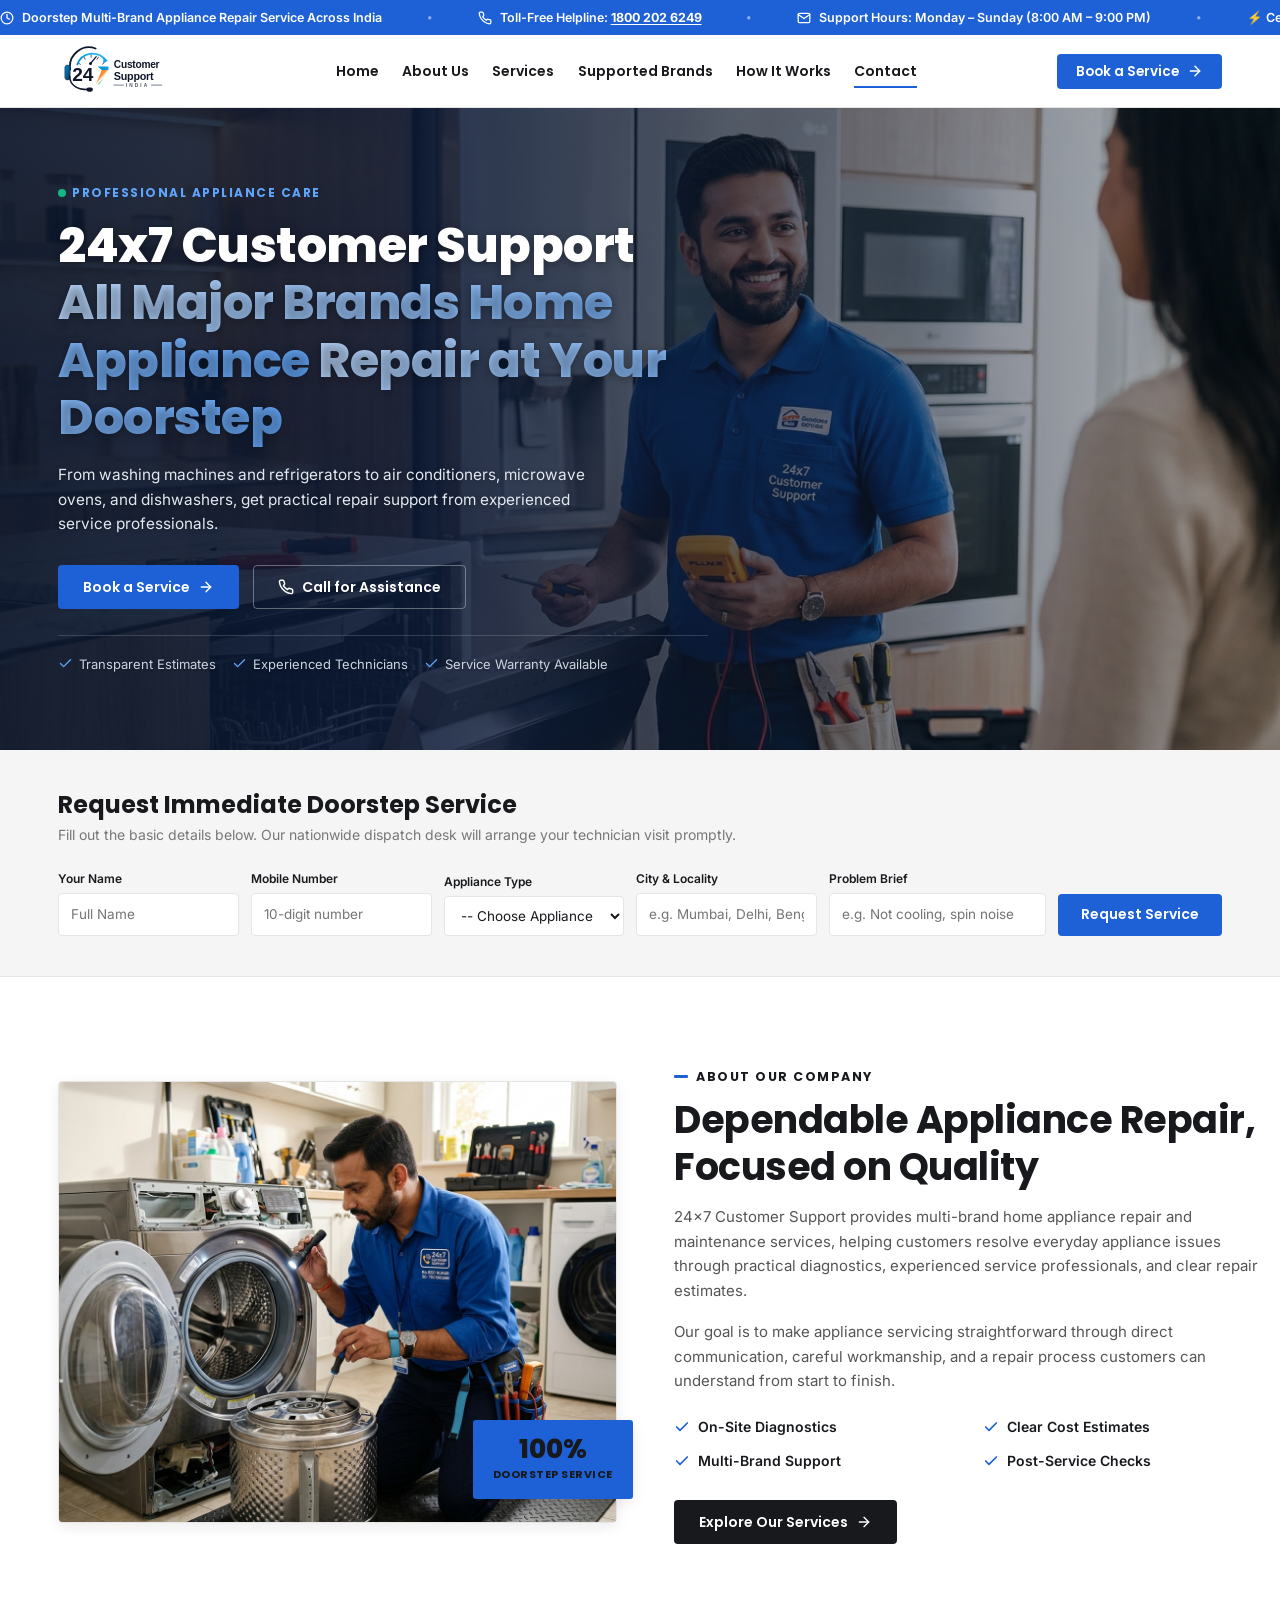
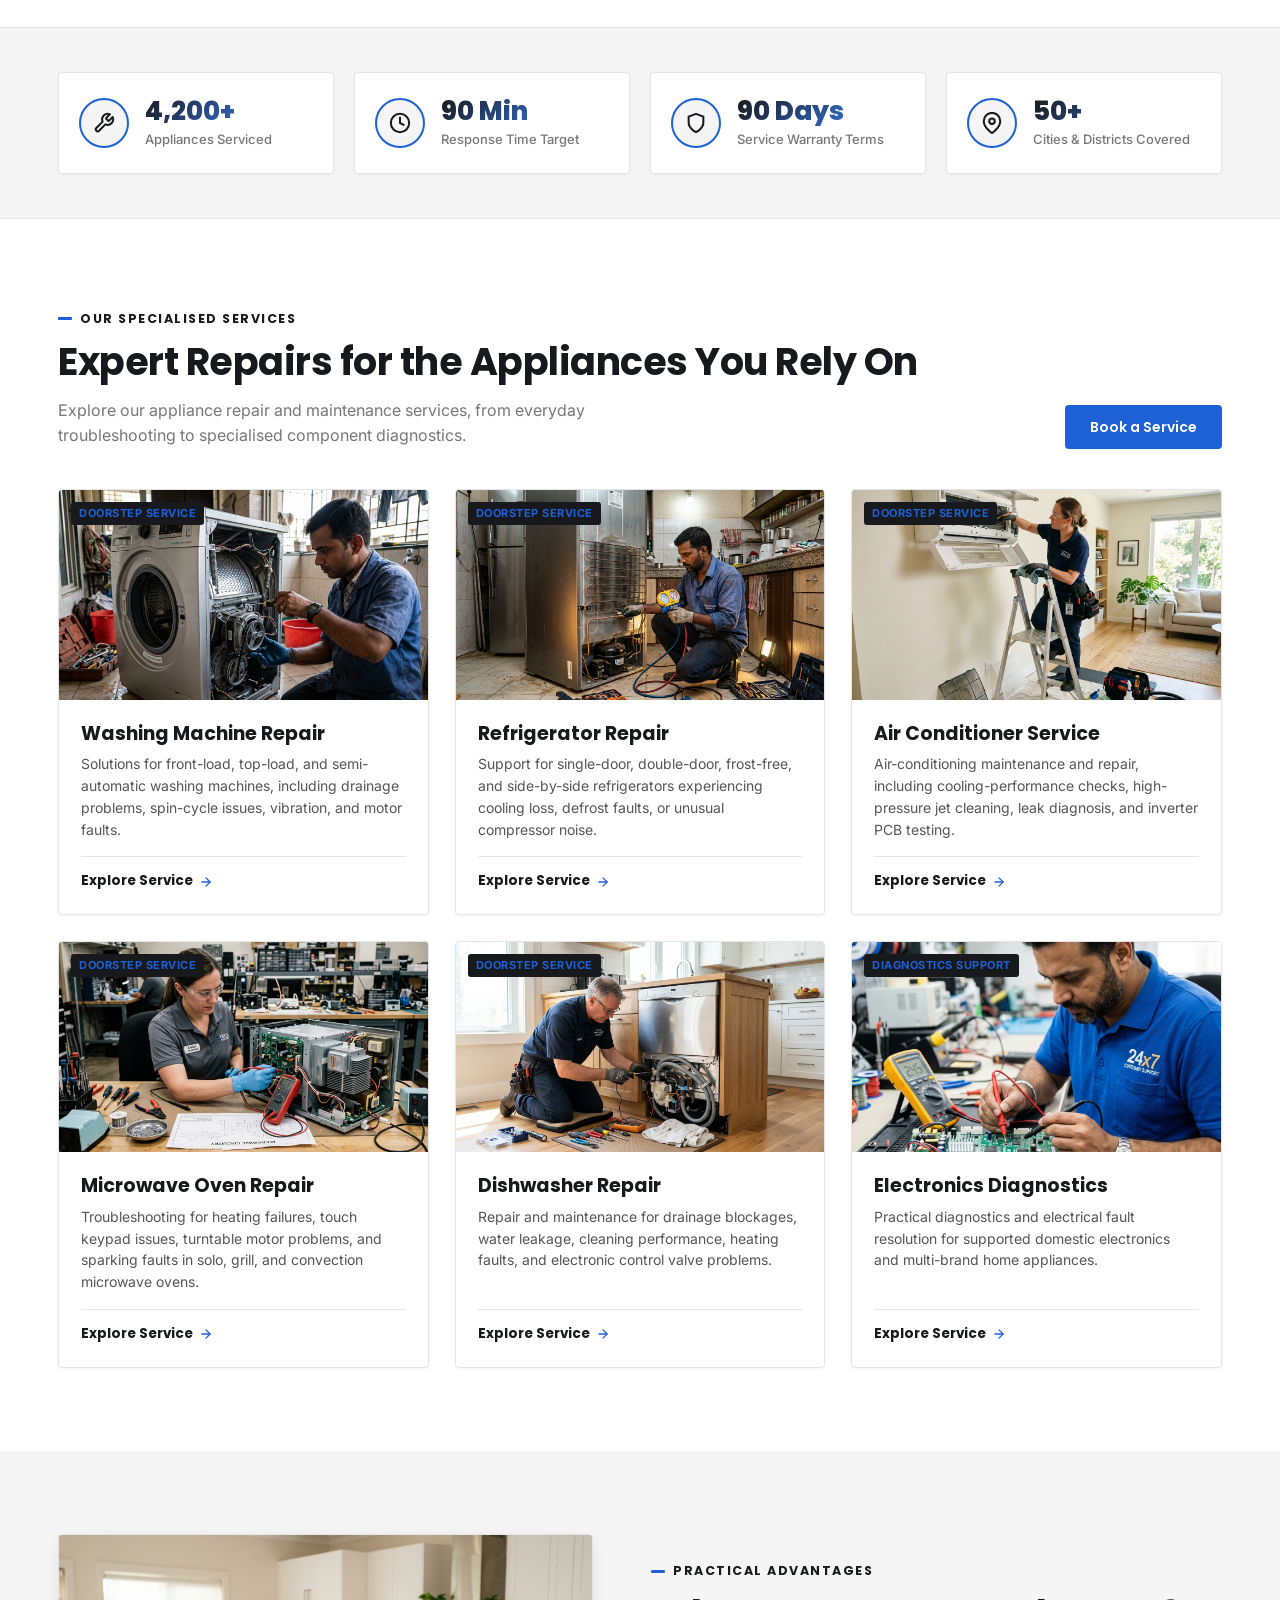
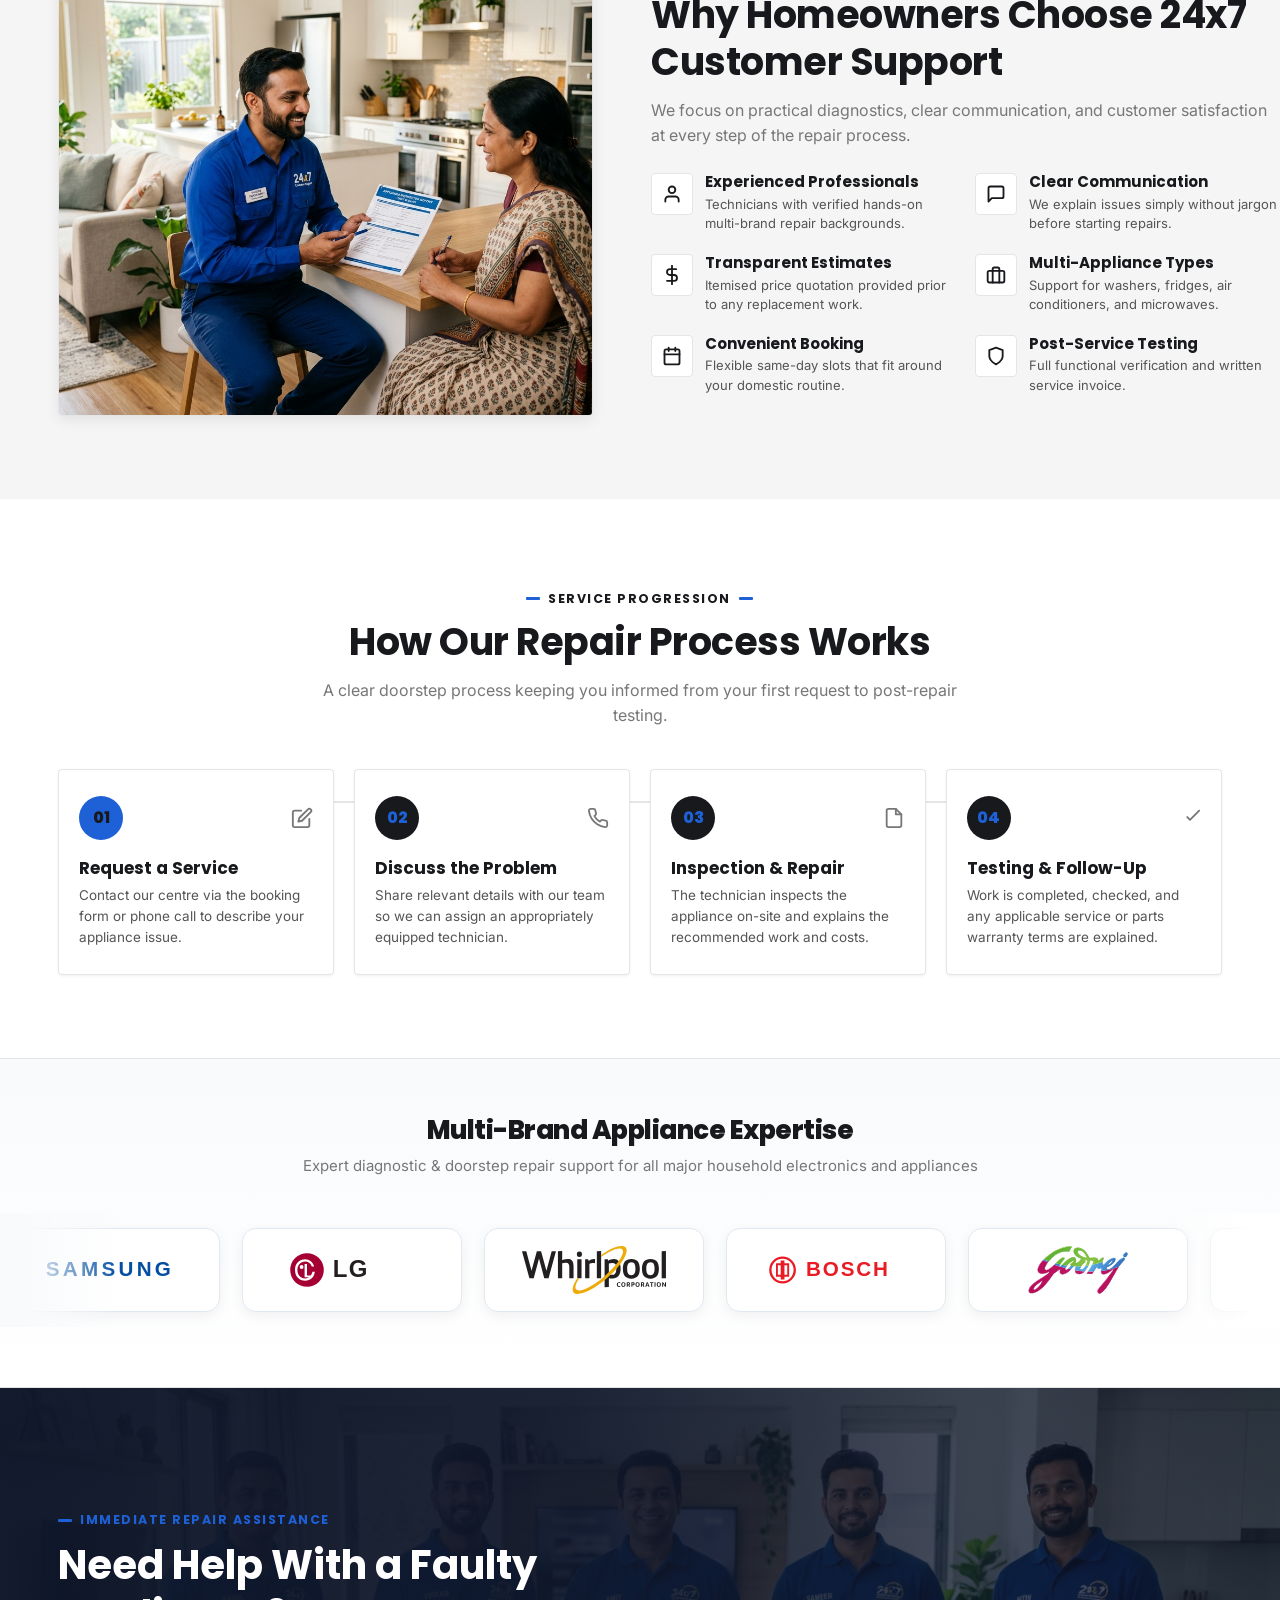
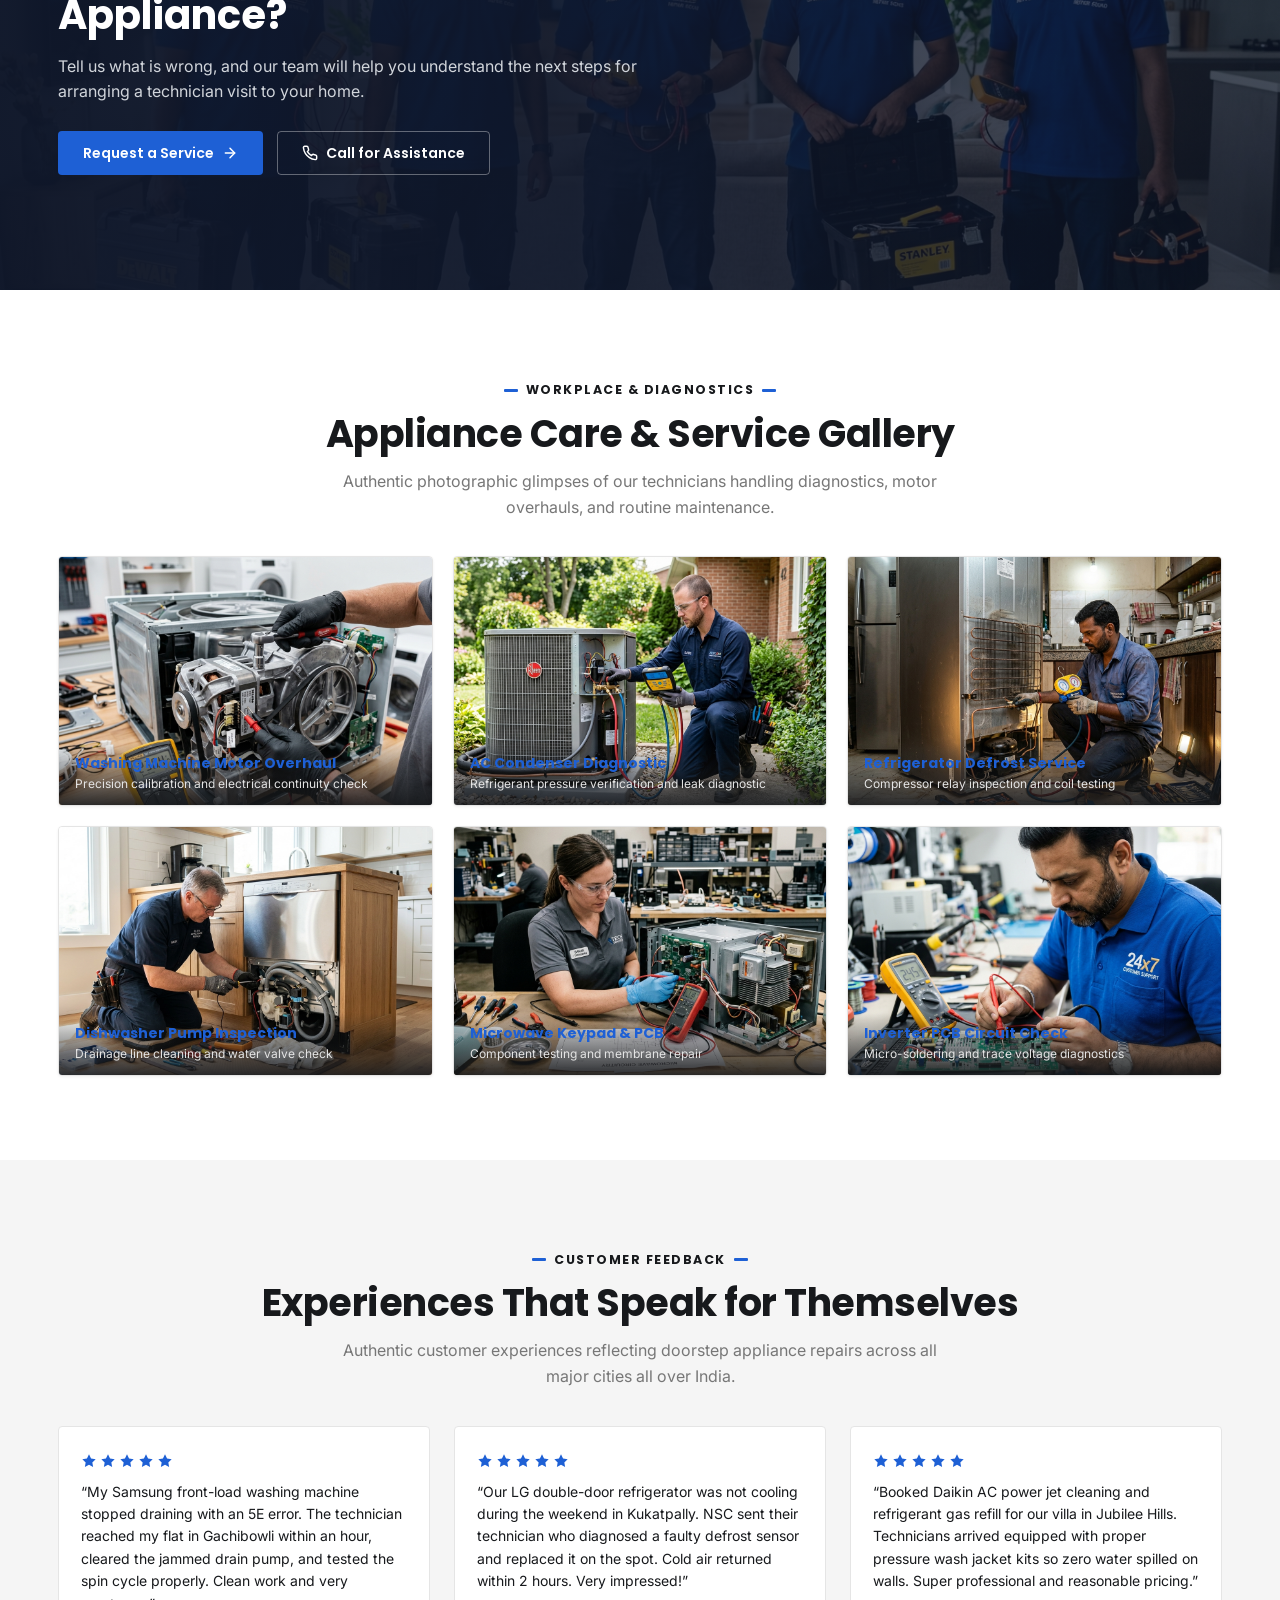
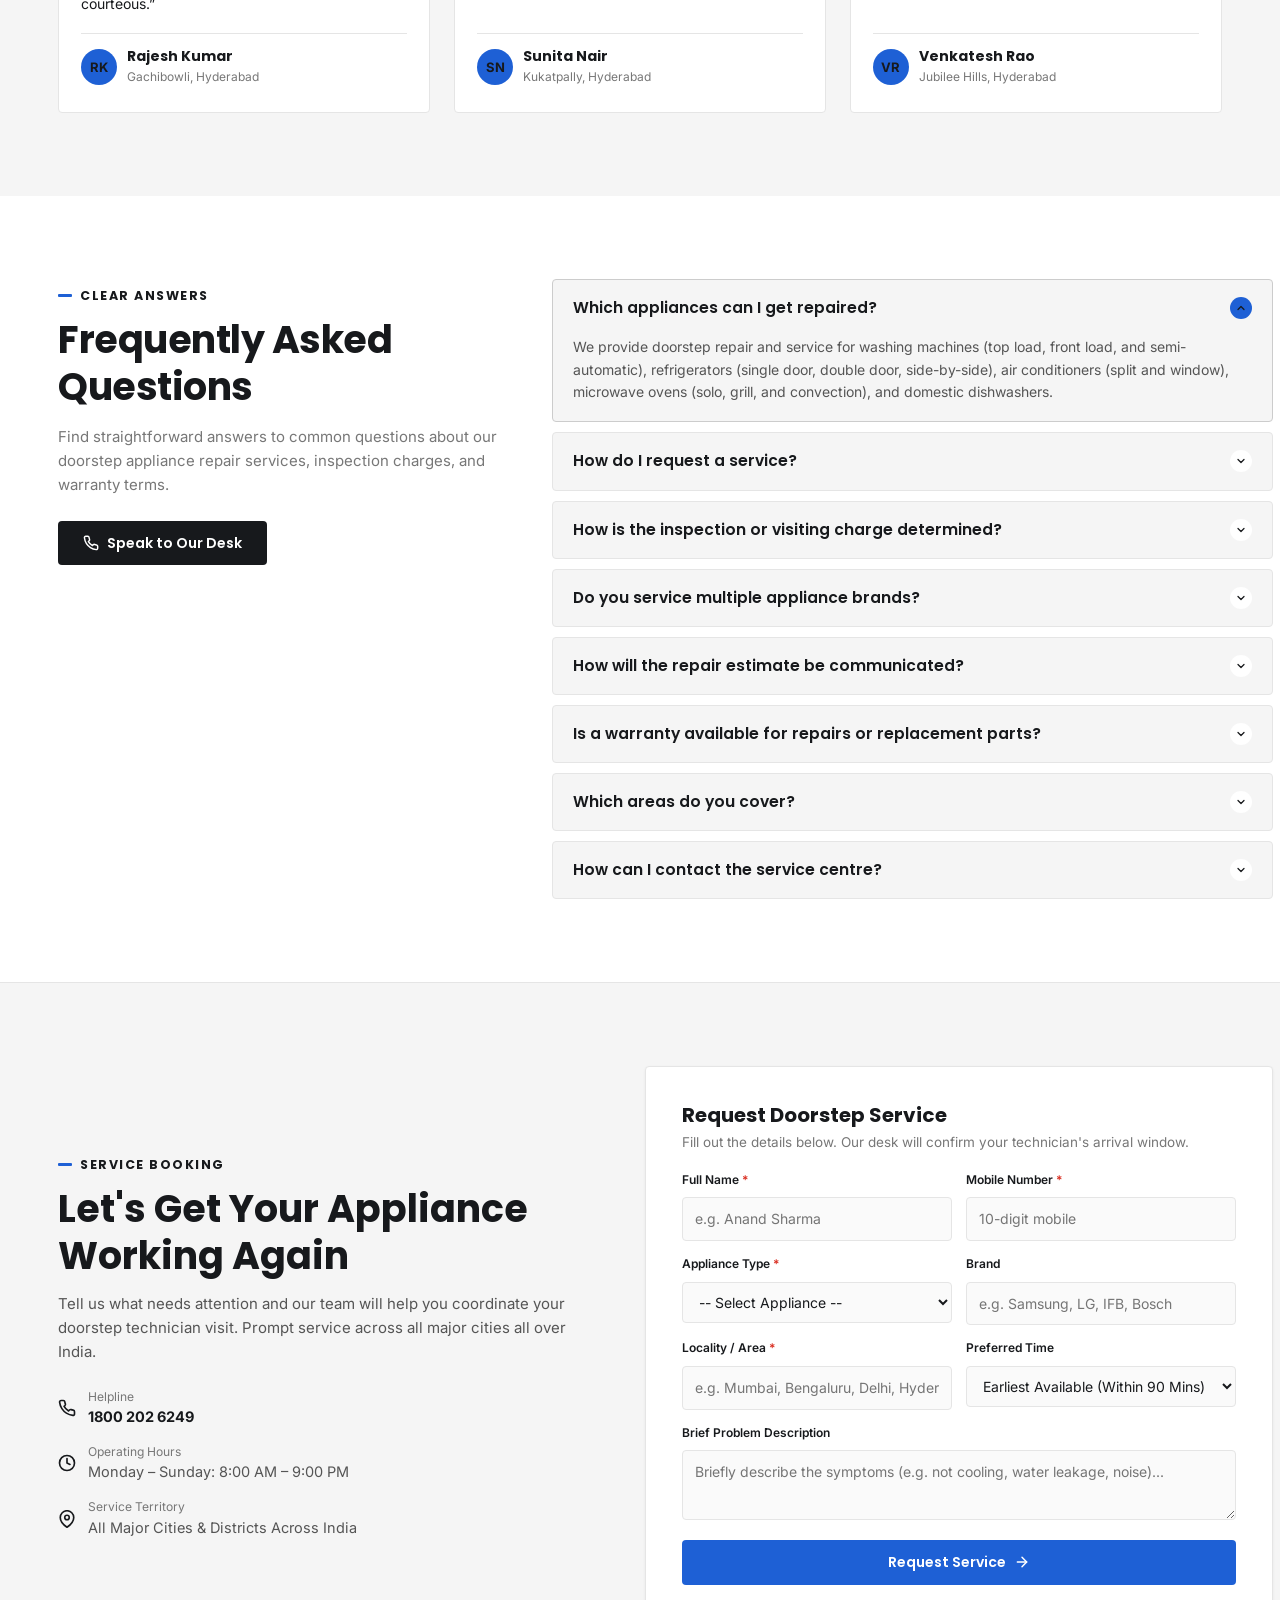
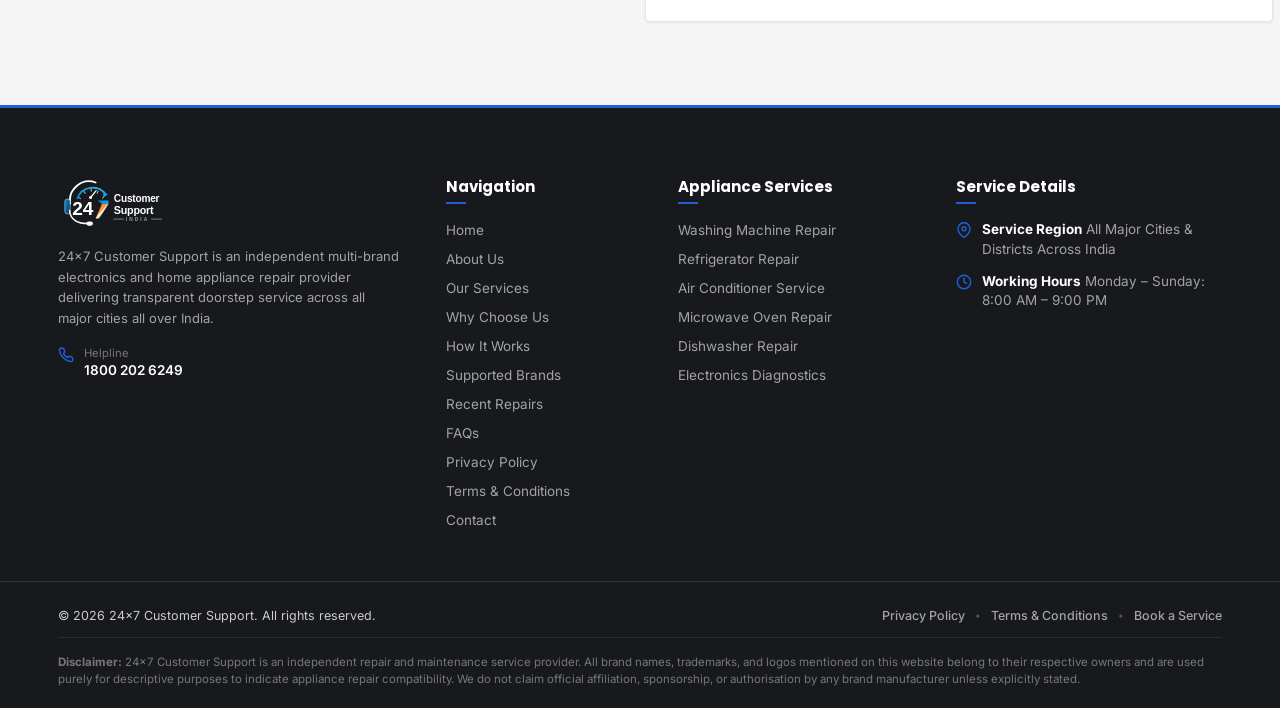
<file: index.html>
<!DOCTYPE html>
<html lang="en">

<head>
  <meta charset="UTF-8">
  <meta name="viewport" content="width=device-width, initial-scale=1.0">
  <title>24x7 Customer Support | Multi-Brand Electronics & Appliance Repair Across India</title>

  <!-- SEO Meta Tags -->
  <meta name="description"
    content="24x7 Customer Support delivers dependable multi-brand home appliance repair across major cities all over India. Expert doorstep service for washing machines, refrigerators, air conditioners, microwaves, and dishwashers.">
  <meta name="keywords"
    content="appliance repair India, multi-city doorstep service, washing machine service, refrigerator repair, AC service, microwave repair, dishwasher repair, India doorstep technician, 24x7 Customer Support">
  <meta name="robots" content="index, follow">

  <!-- Open Graph -->
  <meta property="og:type" content="website">
  <meta property="og:title" content="24x7 Customer Support | Multi-Brand Electronics & Appliance Repair">
  <meta property="og:description"
    content="Fast, certified, and transparent home appliance repairs at your doorstep across major cities all over India.">
  <meta property="og:image" content="assets/hero-appliance-technician.jpg">

  <!-- Google Fonts: Poppins (Headings/Nav) & Inter (Body/Forms) -->
  <link rel="preconnect" href="https://fonts.googleapis.com">
  <link rel="preconnect" href="https://fonts.gstatic.com" crossorigin>
  <link
    href="https://fonts.googleapis.com/css2?family=Inter:wght@400;500;600;700&family=Poppins:wght@500;600;700;800&display=swap"
    rel="stylesheet">

  <!-- Core Design System -->
  <link rel="stylesheet" href="style.css">
  <link rel="icon" type="image/png" href="assets/logo.png">
</head>

<body>

  <!-- Accessible Skip Link -->
  <a href="#booking" class="skip-link">Skip to Booking Form</a>

  <!-- =========================================================================
       SECTION 01 — ROTATING ANNOUNCEMENT BAR (RIGHT TO LEFT MARQUEE)
       ========================================================================= -->
  <aside class="top-announcement-bar" aria-label="Business Announcement">
    <div class="announcement-marquee-track">
      <!-- Content Block 1 -->
      <div class="announcement-marquee-content">
        <div class="announcement-item">
          <svg viewBox="0 0 24 24" fill="none" stroke="currentColor" stroke-width="2.2" stroke-linecap="round"
            stroke-linejoin="round" aria-hidden="true">
            <circle cx="12" cy="12" r="10"></circle>
            <polyline points="12 6 12 12 16 14"></polyline>
          </svg>
          <span>Doorstep Multi-Brand Appliance Repair Service Across India</span>
        </div>
        <span class="announcement-separator">&bull;</span>
        <div class="announcement-item">
          <svg viewBox="0 0 24 24" fill="none" stroke="currentColor" stroke-width="2.2" stroke-linecap="round"
            stroke-linejoin="round" aria-hidden="true">
            <path
              d="M22 16.92v3a2 2 0 0 1-2.18 2 19.79 19.79 0 0 1-8.63-3.07 19.5 19.5 0 0 1-6-6 19.79 19.79 0 0 1-3.07-8.67A2 2 0 0 1 4.11 2h3a2 2 0 0 1 2 1.72 12.84 12.84 0 0 0 .7 2.81 2 2 0 0 1-.45 2.11L8.09 9.91a16 16 0 0 0 6 6l1.27-1.27a2 2 0 0 1 2.11-.45 12.84 12.84 0 0 0 2.81.7A2 2 0 0 1 22 16.92z">
            </path>
          </svg>
          <span>Toll-Free Helpline: <a href="tel:18002026249">1800 202 6249</a></span>
        </div>
        <span class="announcement-separator">&bull;</span>
        <div class="announcement-item">
          <svg viewBox="0 0 24 24" fill="none" stroke="currentColor" stroke-width="2.2" stroke-linecap="round"
            stroke-linejoin="round" aria-hidden="true">
            <path d="M4 4h16c1.1 0 2 .9 2 2v12c0 1.1-.9 2-2 2H4c-1.1 0-2-.9-2-2V6c0-1.1.9-2 2-2z"></path>
            <polyline points="22,6 12,13 2,6"></polyline>
          </svg>
          <span>Support Hours: Monday – Sunday (8:00 AM – 9:00 PM)</span>
        </div>
        <span class="announcement-separator">&bull;</span>
        <div class="announcement-item">
          <span>⚡ Certified Technicians &bull; 90-Minute Fast Dispatch &bull; Transparent Pricing</span>
        </div>
      </div>

      <!-- Content Block 2 (Seamless loop duplicate) -->
      <div class="announcement-marquee-content" aria-hidden="true">
        <div class="announcement-item">
          <svg viewBox="0 0 24 24" fill="none" stroke="currentColor" stroke-width="2.2" stroke-linecap="round"
            stroke-linejoin="round" aria-hidden="true">
            <circle cx="12" cy="12" r="10"></circle>
            <polyline points="12 6 12 12 16 14"></polyline>
          </svg>
          <span>Doorstep Multi-Brand Appliance Repair Service Across India</span>
        </div>
        <span class="announcement-separator">&bull;</span>
        <div class="announcement-item">
          <svg viewBox="0 0 24 24" fill="none" stroke="currentColor" stroke-width="2.2" stroke-linecap="round"
            stroke-linejoin="round" aria-hidden="true">
            <path
              d="M22 16.92v3a2 2 0 0 1-2.18 2 19.79 19.79 0 0 1-8.63-3.07 19.5 19.5 0 0 1-6-6 19.79 19.79 0 0 1-3.07-8.67A2 2 0 0 1 4.11 2h3a2 2 0 0 1 2 1.72 12.84 12.84 0 0 0 .7 2.81 2 2 0 0 1-.45 2.11L8.09 9.91a16 16 0 0 0 6 6l1.27-1.27a2 2 0 0 1 2.11-.45 12.84 12.84 0 0 0 2.81.7A2 2 0 0 1 22 16.92z">
            </path>
          </svg>
          <span>Toll-Free Helpline: <a href="tel:18002026249">1800 202 6249</a></span>
        </div>
        <span class="announcement-separator">&bull;</span>
        <div class="announcement-item">
          <svg viewBox="0 0 24 24" fill="none" stroke="currentColor" stroke-width="2.2" stroke-linecap="round"
            stroke-linejoin="round" aria-hidden="true">
            <path d="M4 4h16c1.1 0 2 .9 2 2v12c0 1.1-.9 2-2 2H4c-1.1 0-2-.9-2-2V6c0-1.1.9-2 2-2z"></path>
            <polyline points="22,6 12,13 2,6"></polyline>
          </svg>
          <span>Support Hours: Monday – Sunday (8:00 AM – 9:00 PM)</span>
        </div>
        <span class="announcement-separator">&bull;</span>
        <div class="announcement-item">
          <span>⚡ Certified Technicians &bull; 90-Minute Fast Dispatch &bull; Transparent Pricing</span>
        </div>
      </div>
    </div>
  </aside>

  <!-- =========================================================================
       SECTION 02 — MAIN NAVIGATION HEADER
       ========================================================================= -->
  <header class="main-nav-header" id="mainNavHeader">
    <div class="container nav-container">
      <a href="#" class="brand-logo-link" aria-label="24x7 Customer Support Home">
        <img src="assets/logo.svg" alt="24x7 Customer Support India" class="brand-logo-img" width="180" height="54">
      </a>

      <!-- Desktop Navigation Menu -->
      <nav class="nav-desktop-menu" aria-label="Main Navigation">
        <a href="#" class="nav-link active">Home</a>
        <a href="#about" class="nav-link">About Us</a>
        <a href="#services" class="nav-link">Services</a>
        <a href="#brands" class="nav-link">Supported Brands</a>
        <a href="#how-it-works" class="nav-link">How It Works</a>
        <a href="#contact" class="nav-link">Contact</a>
      </nav>

      <div class="nav-cta-wrap">
        <a href="#booking" class="btn btn-yellow btn-sm">
          <span>Book a Service</span>
          <svg viewBox="0 0 24 24" fill="none" stroke="currentColor" stroke-width="2.2" stroke-linecap="round"
            stroke-linejoin="round" aria-hidden="true">
            <line x1="5" y1="12" x2="19" y2="12"></line>
            <polyline points="12 5 19 12 12 19"></polyline>
          </svg>
        </a>

        <!-- Mobile Toggle Button -->
        <button class="mobile-toggle-btn" id="mobileToggleBtn" aria-label="Toggle Navigation Menu" aria-expanded="false"
          aria-controls="mobileDrawer">
          <span></span>
          <span></span>
          <span></span>
        </button>
      </div>
    </div>

    <!-- Mobile Drawer Menu -->
    <div class="mobile-drawer" id="mobileDrawer">
      <div class="mobile-drawer-links">
        <a href="#">Home</a>
        <a href="#about">About Us</a>
        <a href="#services">Services</a>
        <a href="#why-us">Why Choose Us</a>
        <a href="#how-it-works">How It Works</a>
        <a href="#brands">Supported Brands</a>
        <a href="#gallery">Recent Repairs</a>
        <a href="#testimonials">Reviews</a>
        <a href="#faq">FAQs</a>
        <a href="#contact">Contact</a>
      </div>
      <div class="mobile-drawer-contact">
        <a href="#booking" class="btn btn-yellow btn-block">Book a Service</a>
        <a href="tel:18002026249" class="btn btn-charcoal btn-block">
          <svg viewBox="0 0 24 24" fill="none" stroke="currentColor" stroke-width="2.2" stroke-linecap="round"
            stroke-linejoin="round" aria-hidden="true">
            <path
              d="M22 16.92v3a2 2 0 0 1-2.18 2 19.79 19.79 0 0 1-8.63-3.07 19.5 19.5 0 0 1-6-6 19.79 19.79 0 0 1-3.07-8.67A2 2 0 0 1 4.11 2h3a2 2 0 0 1 2 1.72 12.84 12.84 0 0 0 .7 2.81 2 2 0 0 1-.45 2.11L8.09 9.91a16 16 0 0 0 6 6l1.27-1.27a2 2 0 0 1 2.11-.45 12.84 12.84 0 0 0 2.81.7A2 2 0 0 1 22 16.92z">
            </path>
          </svg>
          <span>Call 1800 202 6249</span>
        </a>
      </div>
    </div>
  </header>

  <main>
    <!-- =========================================================================
         SECTION 03 — HERO SECTION (AMPVEX ASYMMETRICAL CHARCOAL/IMAGE COMPOSITION)
         ========================================================================= -->
    <section class="ampvex-hero-section" aria-label="Hero Introduction">
      <div class="hero-bg-wrapper" aria-hidden="true">
        <img src="assets/hero-appliance-technician.jpg"
          alt="Technician inspecting home appliance with electronic multimeter and tools" class="hero-bg-img"
          fetchpriority="high">
        <div class="hero-bg-overlay"></div>
      </div>
      <div class="container hero-container">
        <div class="hero-content-col reveal-from-left">
          <span class="hero-eyebrow badge-live-pulse">Professional Appliance Care</span>
          <h1 class="hero-headline">
            24x7 Customer Support <br>
            <span class="text-highlight-yellow">All Major Brands Home Appliance</span>
            <span class="text-highlight-yellow">Repair at Your Doorstep</span>
          </h1>
          <p class="hero-description">
            From washing machines and refrigerators to air conditioners, microwave ovens, and dishwashers, get practical
            repair support from experienced service professionals.
          </p>
          <div class="hero-actions">
            <a href="#booking" class="btn btn-yellow">
              <span>Book a Service</span>
              <svg viewBox="0 0 24 24" fill="none" stroke="currentColor" stroke-width="2.2" stroke-linecap="round"
                stroke-linejoin="round" aria-hidden="true">
                <line x1="5" y1="12" x2="19" y2="12"></line>
                <polyline points="12 5 19 12 12 19"></polyline>
              </svg>
            </a>
            <a href="tel:18002026249" class="btn btn-outline-white">
              <svg viewBox="0 0 24 24" fill="none" stroke="currentColor" stroke-width="2.2" stroke-linecap="round"
                stroke-linejoin="round" aria-hidden="true">
                <path
                  d="M22 16.92v3a2 2 0 0 1-2.18 2 19.79 19.79 0 0 1-8.63-3.07 19.5 19.5 0 0 1-6-6 19.79 19.79 0 0 1-3.07-8.67A2 2 0 0 1 4.11 2h3a2 2 0 0 1 2 1.72 12.84 12.84 0 0 0 .7 2.81 2 2 0 0 1-.45 2.11L8.09 9.91a16 16 0 0 0 6 6l1.27-1.27a2 2 0 0 1 2.11-.45 12.84 12.84 0 0 0 2.81.7A2 2 0 0 1 22 16.92z">
                </path>
              </svg>
              <span>Call for Assistance</span>
            </a>
          </div>
          <div class="hero-trust-indicators">
            <div class="hero-trust-item">
              <svg viewBox="0 0 24 24" fill="none" stroke="currentColor" stroke-width="2.2" stroke-linecap="round"
                stroke-linejoin="round" aria-hidden="true">
                <polyline points="20 6 9 17 4 12"></polyline>
              </svg>
              <span>Transparent Estimates</span>
            </div>
            <div class="hero-trust-item">
              <svg viewBox="0 0 24 24" fill="none" stroke="currentColor" stroke-width="2.2" stroke-linecap="round"
                stroke-linejoin="round" aria-hidden="true">
                <polyline points="20 6 9 17 4 12"></polyline>
              </svg>
              <span>Experienced Technicians</span>
            </div>
            <div class="hero-trust-item">
              <svg viewBox="0 0 24 24" fill="none" stroke="currentColor" stroke-width="2.2" stroke-linecap="round"
                stroke-linejoin="round" aria-hidden="true">
                <polyline points="20 6 9 17 4 12"></polyline>
              </svg>
              <span>Service Warranty Available</span>
            </div>
          </div>
        </div>
      </div>
    </section>

    <!-- =========================================================================
         SECTION 04 — IMMEDIATE SERVICE REQUEST SECTION (LIGHT-GREY FORM)
         ========================================================================= -->
    <section class="quick-request-section" aria-label="Quick Service Request">
      <div class="container">
        <div class="quick-request-header">
          <h2>Request Immediate Doorstep Service</h2>
          <p>Fill out the basic details below. Our nationwide dispatch desk will arrange your technician visit promptly.
          </p>
        </div>

        <form class="quick-request-form" id="quickEnquiryForm">
          <div class="form-group-compact">
            <label for="quickName">Your Name</label>
            <input type="text" id="quickName" class="form-control-compact" placeholder="Full Name" required>
          </div>

          <div class="form-group-compact">
            <label for="quickPhone">Mobile Number</label>
            <input type="tel" id="quickPhone" class="form-control-compact" placeholder="10-digit number" maxlength="10"
              required>
          </div>

          <div class="form-group-compact">
            <label for="quickAppliance">Appliance Type</label>
            <select id="quickAppliance" class="form-control-compact" required>
              <option value="">-- Choose Appliance --</option>
              <option value="Washing Machine">Washing Machine</option>
              <option value="Refrigerator">Refrigerator</option>
              <option value="Air Conditioner">Air Conditioner</option>
              <option value="Microwave Oven">Microwave Oven</option>
              <option value="Dishwasher">Dishwasher</option>
            </select>
          </div>

          <div class="form-group-compact">
            <label for="quickLocation">City & Locality</label>
            <input type="text" id="quickLocation" class="form-control-compact"
              placeholder="e.g. Mumbai, Delhi, Bengaluru, Hyderabad" required>
          </div>

          <div class="form-group-compact">
            <label for="quickProblem">Problem Brief</label>
            <input type="text" id="quickProblem" class="form-control-compact"
              placeholder="e.g. Not cooling, spin noise">
          </div>

          <button type="submit" class="btn btn-yellow quick-submit-btn">
            <span>Request Service</span>
          </button>
        </form>
      </div>
    </section>

    <!-- =========================================================================
         SECTION 05 — ABOUT THE COMPANY (2-COLUMN IMAGE & CONTENT)
         ========================================================================= -->
    <section class="section-pad about-section" id="about" aria-labelledby="aboutHeading">
      <div class="container about-grid">
        <div class="about-image-col">
          <div class="about-img-frame">
            <img src="assets/about-technician.jpg"
              alt="24x7 Customer Support technician with testing clipboard and equipment" width="600" height="440"
              loading="lazy">
          </div>
          <div class="about-experience-badge">
            <div class="about-badge-val">100%</div>
            <div class="about-badge-text">Doorstep Service</div>
          </div>
        </div>

        <div class="about-content-col">
          <span class="section-eyebrow">About Our Company</span>
          <h2 class="section-title" id="aboutHeading">Dependable Appliance Repair, Focused on Quality</h2>
          <p>
            24x7 Customer Support provides multi-brand home appliance repair and maintenance services, helping
            customers resolve everyday appliance issues through practical diagnostics, experienced service
            professionals, and clear repair estimates.
          </p>
          <p>
            Our goal is to make appliance servicing straightforward through direct communication, careful workmanship,
            and a repair process customers can understand from start to finish.
          </p>

          <div class="about-benefits-list">
            <div class="about-benefit-item">
              <svg viewBox="0 0 24 24" fill="none" stroke="currentColor" stroke-width="2.5" stroke-linecap="round"
                stroke-linejoin="round" aria-hidden="true">
                <polyline points="20 6 9 17 4 12"></polyline>
              </svg>
              <span>On-Site Diagnostics</span>
            </div>
            <div class="about-benefit-item">
              <svg viewBox="0 0 24 24" fill="none" stroke="currentColor" stroke-width="2.5" stroke-linecap="round"
                stroke-linejoin="round" aria-hidden="true">
                <polyline points="20 6 9 17 4 12"></polyline>
              </svg>
              <span>Clear Cost Estimates</span>
            </div>
            <div class="about-benefit-item">
              <svg viewBox="0 0 24 24" fill="none" stroke="currentColor" stroke-width="2.5" stroke-linecap="round"
                stroke-linejoin="round" aria-hidden="true">
                <polyline points="20 6 9 17 4 12"></polyline>
              </svg>
              <span>Multi-Brand Support</span>
            </div>
            <div class="about-benefit-item">
              <svg viewBox="0 0 24 24" fill="none" stroke="currentColor" stroke-width="2.5" stroke-linecap="round"
                stroke-linejoin="round" aria-hidden="true">
                <polyline points="20 6 9 17 4 12"></polyline>
              </svg>
              <span>Post-Service Checks</span>
            </div>
          </div>

          <a href="#services" class="btn btn-charcoal">
            <span>Explore Our Services</span>
            <svg viewBox="0 0 24 24" fill="none" stroke="currentColor" stroke-width="2" stroke-linecap="round"
              stroke-linejoin="round" aria-hidden="true">
              <line x1="5" y1="12" x2="19" y2="12"></line>
              <polyline points="12 5 19 12 12 19"></polyline>
            </svg>
          </a>
        </div>
      </div>
    </section>

    <!-- =========================================================================
         SECTION 06 — TRUST STATISTICS STRIP (AMPVEX 4-CARD LAYOUT)
         ========================================================================= -->
    <section class="stats-section" aria-label="Trust Statistics">
      <div class="container">
        <div class="stats-grid reveal-stagger">
          <div class="stat-card">
            <div class="stat-icon-wrap">
              <svg viewBox="0 0 24 24" fill="none" stroke="currentColor" stroke-width="2.2" stroke-linecap="round"
                stroke-linejoin="round" aria-hidden="true">
                <path
                  d="M14.7 6.3a1 1 0 0 0 0 1.4l1.6 1.6a1 1 0 0 0 1.4 0l3.77-3.77a6 6 0 0 1-7.94 7.94l-6.91 6.91a2.12 2.12 0 0 1-3-3l6.91-6.91a6 6 0 0 1 7.94-7.94l-3.76 3.76z">
                </path>
              </svg>
            </div>
            <div class="stat-info-wrap">
              <span class="stat-number">4,200+</span>
              <span class="stat-label">Appliances Serviced</span>
            </div>
          </div>

          <div class="stat-card">
            <div class="stat-icon-wrap">
              <svg viewBox="0 0 24 24" fill="none" stroke="currentColor" stroke-width="2.2" stroke-linecap="round"
                stroke-linejoin="round" aria-hidden="true">
                <circle cx="12" cy="12" r="10"></circle>
                <polyline points="12 6 12 12 16 14"></polyline>
              </svg>
            </div>
            <div class="stat-info-wrap">
              <span class="stat-number">90 Min</span>
              <span class="stat-label">Response Time Target</span>
            </div>
          </div>

          <div class="stat-card">
            <div class="stat-icon-wrap">
              <svg viewBox="0 0 24 24" fill="none" stroke="currentColor" stroke-width="2.2" stroke-linecap="round"
                stroke-linejoin="round" aria-hidden="true">
                <path d="M12 22s8-4 8-10V5l-8-3-8 3v7c0 6 8 10 8 10z"></path>
              </svg>
            </div>
            <div class="stat-info-wrap">
              <span class="stat-number">90 Days</span>
              <span class="stat-label">Service Warranty Terms</span>
            </div>
          </div>

          <div class="stat-card">
            <div class="stat-icon-wrap">
              <svg viewBox="0 0 24 24" fill="none" stroke="currentColor" stroke-width="2.2" stroke-linecap="round"
                stroke-linejoin="round" aria-hidden="true">
                <path d="M21 10c0 7-9 13-9 13s-9-6-9-13a9 9 0 0 1 18 0z"></path>
                <circle cx="12" cy="10" r="3"></circle>
              </svg>
            </div>
            <div class="stat-info-wrap">
              <span class="stat-number">50+</span>
              <span class="stat-label">Cities & Districts Covered</span>
            </div>
          </div>
        </div>
      </div>
    </section>

    <!-- =========================================================================
         SECTION 07 — OUR SERVICES (PRIMARY 3-COLUMN APPLIANCE GRID)
         ========================================================================= -->
    <section class="section-pad services-section" id="services" aria-labelledby="servicesHeading">
      <div class="container">
        <div class="services-top-bar">
          <div>
            <span class="section-eyebrow">Our Specialised Services</span>
            <h2 class="section-title" id="servicesHeading">Expert Repairs for the Appliances You Rely On</h2>
            <p class="section-subtitle">
              Explore our appliance repair and maintenance services, from everyday troubleshooting to specialised
              component diagnostics.
            </p>
          </div>
          <div>
            <a href="#booking" class="btn btn-yellow">Book a Service</a>
          </div>
        </div>

        <div class="services-grid reveal-stagger">
          <!-- Service 1: Washing Machine -->
          <article class="service-card">
            <div class="service-card-media">
              <img src="assets/washing-machine-repair.jpg"
                alt="Technician repairing front load washing machine motor drum" width="400" height="210"
                loading="lazy">
              <span class="service-card-tag">Doorstep Service</span>
            </div>
            <div class="service-card-body">
              <h3 class="service-card-title">Washing Machine Repair</h3>
              <p class="service-card-desc">
                Solutions for front-load, top-load, and semi-automatic washing machines, including drainage problems,
                spin-cycle issues, vibration, and motor faults.
              </p>
              <div class="service-card-footer">
                <a href="#booking" class="service-action-link" data-appliance="Washing Machine">
                  <span>Explore Service</span>
                  <svg viewBox="0 0 24 24" fill="none" stroke="currentColor" stroke-width="2.2" stroke-linecap="round"
                    stroke-linejoin="round" aria-hidden="true">
                    <line x1="5" y1="12" x2="19" y2="12"></line>
                    <polyline points="12 5 19 12 12 19"></polyline>
                  </svg>
                </a>
              </div>
            </div>
          </article>

          <!-- Service 2: Refrigerator -->
          <article class="service-card">
            <div class="service-card-media">
              <img src="assets/refrigerator-repair.jpg"
                alt="Technician diagnosing refrigerator compressor and gas lines" width="400" height="210"
                loading="lazy">
              <span class="service-card-tag">Doorstep Service</span>
            </div>
            <div class="service-card-body">
              <h3 class="service-card-title">Refrigerator Repair</h3>
              <p class="service-card-desc">
                Support for single-door, double-door, frost-free, and side-by-side refrigerators experiencing cooling
                loss, defrost faults, or unusual compressor noise.
              </p>
              <div class="service-card-footer">
                <a href="#booking" class="service-action-link" data-appliance="Refrigerator">
                  <span>Explore Service</span>
                  <svg viewBox="0 0 24 24" fill="none" stroke="currentColor" stroke-width="2.2" stroke-linecap="round"
                    stroke-linejoin="round" aria-hidden="true">
                    <line x1="5" y1="12" x2="19" y2="12"></line>
                    <polyline points="12 5 19 12 12 19"></polyline>
                  </svg>
                </a>
              </div>
            </div>
          </article>

          <!-- Service 3: Air Conditioner -->
          <article class="service-card">
            <div class="service-card-media">
              <img src="assets/about-ac-repair.jpg" alt="Air conditioner servicing and deep jet cleaning" width="400"
                height="210" loading="lazy">
              <span class="service-card-tag">Doorstep Service</span>
            </div>
            <div class="service-card-body">
              <h3 class="service-card-title">Air Conditioner Service</h3>
              <p class="service-card-desc">
                Air-conditioning maintenance and repair, including cooling-performance checks, high-pressure jet
                cleaning, leak diagnosis, and inverter PCB testing.
              </p>
              <div class="service-card-footer">
                <a href="#booking" class="service-action-link" data-appliance="Air Conditioner">
                  <span>Explore Service</span>
                  <svg viewBox="0 0 24 24" fill="none" stroke="currentColor" stroke-width="2.2" stroke-linecap="round"
                    stroke-linejoin="round" aria-hidden="true">
                    <line x1="5" y1="12" x2="19" y2="12"></line>
                    <polyline points="12 5 19 12 12 19"></polyline>
                  </svg>
                </a>
              </div>
            </div>
          </article>

          <!-- Service 4: Microwave Oven -->
          <article class="service-card">
            <div class="service-card-media">
              <img src="assets/microwave-repair.jpg" alt="Technician troubleshooting microwave magnetron and circuit"
                width="400" height="210" loading="lazy">
              <span class="service-card-tag">Doorstep Service</span>
            </div>
            <div class="service-card-body">
              <h3 class="service-card-title">Microwave Oven Repair</h3>
              <p class="service-card-desc">
                Troubleshooting for heating failures, touch keypad issues, turntable motor problems, and sparking faults
                in solo, grill, and convection microwave ovens.
              </p>
              <div class="service-card-footer">
                <a href="#booking" class="service-action-link" data-appliance="Microwave Oven">
                  <span>Explore Service</span>
                  <svg viewBox="0 0 24 24" fill="none" stroke="currentColor" stroke-width="2.2" stroke-linecap="round"
                    stroke-linejoin="round" aria-hidden="true">
                    <line x1="5" y1="12" x2="19" y2="12"></line>
                    <polyline points="12 5 19 12 12 19"></polyline>
                  </svg>
                </a>
              </div>
            </div>
          </article>

          <!-- Service 5: Dishwasher -->
          <article class="service-card">
            <div class="service-card-media">
              <img src="assets/dishwasher-repair.jpg" alt="Technician fixing dishwasher pump and drainage lines"
                width="400" height="210" loading="lazy">
              <span class="service-card-tag">Doorstep Service</span>
            </div>
            <div class="service-card-body">
              <h3 class="service-card-title">Dishwasher Repair</h3>
              <p class="service-card-desc">
                Repair and maintenance for drainage blockages, water leakage, cleaning performance, heating faults, and
                electronic control valve problems.
              </p>
              <div class="service-card-footer">
                <a href="#booking" class="service-action-link" data-appliance="Dishwasher">
                  <span>Explore Service</span>
                  <svg viewBox="0 0 24 24" fill="none" stroke="currentColor" stroke-width="2.2" stroke-linecap="round"
                    stroke-linejoin="round" aria-hidden="true">
                    <line x1="5" y1="12" x2="19" y2="12"></line>
                    <polyline points="12 5 19 12 12 19"></polyline>
                  </svg>
                </a>
              </div>
            </div>
          </article>

          <!-- Service 6: Electronics & Appliance Diagnostics -->
          <article class="service-card">
            <div class="service-card-media">
              <img src="assets/service-technician-diagnostics.jpg"
                alt="Technician diagnosing circuit board with precision digital meter" width="400" height="210"
                loading="lazy">
              <span class="service-card-tag">Diagnostics Support</span>
            </div>
            <div class="service-card-body">
              <h3 class="service-card-title">Electronics Diagnostics</h3>
              <p class="service-card-desc">
                Practical diagnostics and electrical fault resolution for supported domestic electronics and multi-brand
                home appliances.
              </p>
              <div class="service-card-footer">
                <a href="#booking" class="service-action-link" data-appliance="Other Supported Appliance">
                  <span>Explore Service</span>
                  <svg viewBox="0 0 24 24" fill="none" stroke="currentColor" stroke-width="2.2" stroke-linecap="round"
                    stroke-linejoin="round" aria-hidden="true">
                    <line x1="5" y1="12" x2="19" y2="12"></line>
                    <polyline points="12 5 19 12 12 19"></polyline>
                  </svg>
                </a>
              </div>
            </div>
          </article>
        </div>
      </div>
    </section>

    <!-- =========================================================================
         SECTION 08 — WHY CHOOSE US (SPLIT PHOTOGRAPHIC & FEATURE LIST)
         ========================================================================= -->
    <section class="section-pad why-section" id="why-us" aria-labelledby="whyHeading">
      <div class="container why-grid">
        <div class="why-image-col">
          <img src="assets/why-choose-us.jpg"
            alt="24x7 Customer Support technician explaining inspection report to customer" width="600" height="480"
            loading="lazy">
        </div>

        <div class="why-content-col">
          <span class="section-eyebrow">Practical Advantages</span>
          <h2 class="section-title" id="whyHeading">Why Homeowners Choose 24x7 Customer Support</h2>
          <p class="section-subtitle">
            We focus on practical diagnostics, clear communication, and customer satisfaction at every step of the
            repair process.
          </p>

          <div class="why-features-grid">
            <div class="why-feature-item">
              <div class="why-icon-box">
                <svg viewBox="0 0 24 24" fill="none" stroke="currentColor" stroke-width="2.2" stroke-linecap="round"
                  stroke-linejoin="round" aria-hidden="true">
                  <path d="M20 21v-2a4 4 0 0 0-4-4H8a4 4 0 0 0-4 4v2"></path>
                  <circle cx="12" cy="7" r="4"></circle>
                </svg>
              </div>
              <div class="why-feature-info">
                <h4>Experienced Professionals</h4>
                <p>Technicians with verified hands-on multi-brand repair backgrounds.</p>
              </div>
            </div>

            <div class="why-feature-item">
              <div class="why-icon-box">
                <svg viewBox="0 0 24 24" fill="none" stroke="currentColor" stroke-width="2.2" stroke-linecap="round"
                  stroke-linejoin="round" aria-hidden="true">
                  <path d="M21 15a2 2 0 0 1-2 2H7l-4 4V5a2 2 0 0 1 2-2h14a2 2 0 0 1 2 2z"></path>
                </svg>
              </div>
              <div class="why-feature-info">
                <h4>Clear Communication</h4>
                <p>We explain issues simply without jargon before starting repairs.</p>
              </div>
            </div>

            <div class="why-feature-item">
              <div class="why-icon-box">
                <svg viewBox="0 0 24 24" fill="none" stroke="currentColor" stroke-width="2.2" stroke-linecap="round"
                  stroke-linejoin="round" aria-hidden="true">
                  <line x1="12" y1="1" x2="12" y2="23"></line>
                  <path d="M17 5H9.5a3.5 3.5 0 0 0 0 7h5a3.5 3.5 0 0 1 0 7H6"></path>
                </svg>
              </div>
              <div class="why-feature-info">
                <h4>Transparent Estimates</h4>
                <p>Itemised price quotation provided prior to any replacement work.</p>
              </div>
            </div>

            <div class="why-feature-item">
              <div class="why-icon-box">
                <svg viewBox="0 0 24 24" fill="none" stroke="currentColor" stroke-width="2.2" stroke-linecap="round"
                  stroke-linejoin="round" aria-hidden="true">
                  <rect x="2" y="7" width="20" height="14" rx="2" ry="2"></rect>
                  <path d="M16 21V5a2 2 0 0 0-2-2h-4a2 2 0 0 0-2 2v16"></path>
                </svg>
              </div>
              <div class="why-feature-info">
                <h4>Multi-Appliance Types</h4>
                <p>Support for washers, fridges, air conditioners, and microwaves.</p>
              </div>
            </div>

            <div class="why-feature-item">
              <div class="why-icon-box">
                <svg viewBox="0 0 24 24" fill="none" stroke="currentColor" stroke-width="2.2" stroke-linecap="round"
                  stroke-linejoin="round" aria-hidden="true">
                  <rect x="3" y="4" width="18" height="18" rx="2" ry="2"></rect>
                  <line x1="16" y1="2" x2="16" y2="6"></line>
                  <line x1="8" y1="2" x2="8" y2="6"></line>
                  <line x1="3" y1="10" x2="21" y2="10"></line>
                </svg>
              </div>
              <div class="why-feature-info">
                <h4>Convenient Booking</h4>
                <p>Flexible same-day slots that fit around your domestic routine.</p>
              </div>
            </div>

            <div class="why-feature-item">
              <div class="why-icon-box">
                <svg viewBox="0 0 24 24" fill="none" stroke="currentColor" stroke-width="2.2" stroke-linecap="round"
                  stroke-linejoin="round" aria-hidden="true">
                  <path d="M12 22s8-4 8-10V5l-8-3-8 3v7c0 6 8 10 8 10z"></path>
                </svg>
              </div>
              <div class="why-feature-info">
                <h4>Post-Service Testing</h4>
                <p>Full functional verification and written service invoice.</p>
              </div>
            </div>
          </div>
        </div>
      </div>
    </section>

    <!-- =========================================================================
         SECTION 09 — SERVICE PROCESS (HORIZONTAL 4-STEP PROGRESSION)
         ========================================================================= -->
    <section class="section-pad process-section" id="how-it-works" aria-labelledby="processHeading">
      <div class="container">
        <div class="text-center process-header reveal-on-scroll">
          <span class="section-eyebrow">Service Progression</span>
          <h2 class="section-title" id="processHeading">How Our Repair Process Works</h2>
          <p class="section-subtitle">
            A clear doorstep process keeping you informed from your first request to post-repair testing.
          </p>
        </div>

        <div class="process-grid reveal-stagger">
          <div class="process-step-card">
            <div class="process-step-top">
              <div class="process-step-num">01</div>
              <div class="process-step-icon">
                <svg viewBox="0 0 24 24" fill="none" stroke="currentColor" stroke-width="2" stroke-linecap="round"
                  stroke-linejoin="round" aria-hidden="true">
                  <path d="M11 4H4a2 2 0 0 0-2 2v14a2 2 0 0 0 2 2h14a2 2 0 0 0 2-2v-7"></path>
                  <path d="M18.5 2.5a2.121 2.121 0 0 1 3 3L12 15l-4 1 1-4 9.5-9.5z"></path>
                </svg>
              </div>
            </div>
            <h3>Request a Service</h3>
            <p>Contact our centre via the booking form or phone call to describe your appliance issue.</p>
          </div>

          <div class="process-step-card">
            <div class="process-step-top">
              <div class="process-step-num">02</div>
              <div class="process-step-icon">
                <svg viewBox="0 0 24 24" fill="none" stroke="currentColor" stroke-width="2" stroke-linecap="round"
                  stroke-linejoin="round" aria-hidden="true">
                  <path
                    d="M22 16.92v3a2 2 0 0 1-2.18 2 19.79 19.79 0 0 1-8.63-3.07 19.5 19.5 0 0 1-6-6 19.79 19.79 0 0 1-3.07-8.67A2 2 0 0 1 4.11 2h3a2 2 0 0 1 2 1.72 12.84 12.84 0 0 0 .7 2.81 2 2 0 0 1-.45 2.11L8.09 9.91a16 16 0 0 0 6 6l1.27-1.27a2 2 0 0 1 2.11-.45 12.84 12.84 0 0 0 2.81.7A2 2 0 0 1 22 16.92z">
                  </path>
                </svg>
              </div>
            </div>
            <h3>Discuss the Problem</h3>
            <p>Share relevant details with our team so we can assign an appropriately equipped technician.</p>
          </div>

          <div class="process-step-card">
            <div class="process-step-top">
              <div class="process-step-num">03</div>
              <div class="process-step-icon">
                <svg viewBox="0 0 24 24" fill="none" stroke="currentColor" stroke-width="2" stroke-linecap="round"
                  stroke-linejoin="round" aria-hidden="true">
                  <path d="M14 2H6a2 2 0 0 0-2 2v16a2 2 0 0 0 2 2h12a2 2 0 0 0 2-2V8z"></path>
                  <polyline points="14 2 14 8 20 8"></polyline>
                </svg>
              </div>
            </div>
            <h3>Inspection &amp; Repair</h3>
            <p>The technician inspects the appliance on-site and explains the recommended work and costs.</p>
          </div>

          <div class="process-step-card">
            <div class="process-step-top">
              <div class="process-step-num">04</div>
              <div class="process-step-icon">
                <svg viewBox="0 0 24 24" fill="none" stroke="currentColor" stroke-width="2" stroke-linecap="round"
                  stroke-linejoin="round" aria-hidden="true">
                  <polyline points="22 11.08V12a10 10 0 1 1-5.93-9.14"></polyline>
                  <polyline points="22 4 12 14.01 9 11.01"></polyline>
                </svg>
              </div>
            </div>
            <h3>Testing &amp; Follow-Up</h3>
            <p>Work is completed, checked, and any applicable service or parts warranty terms are explained.</p>
          </div>
        </div>
      </div>
    </section>

    <!-- =========================================================================
         SECTION 10 — SUPPORTED BRANDS SECTION
         ========================================================================= -->
    <section class="brands-section" id="brands" aria-labelledby="brandsHeading">
      <div class="container">
        <div class="brands-header">

          <h3 id="brandsHeading">Multi-Brand Appliance Expertise</h3>
          <p>Expert diagnostic &amp; doorstep repair support for all major household electronics and appliances</p>
        </div>
      </div>

      <!-- Infinite Left-to-Right Rotating Brand Marquee Carousel -->
      <div class="brands-marquee-wrap" aria-label="Brand Partners Carousel">
        <div class="marquee-fade marquee-fade-left" aria-hidden="true"></div>
        <div class="marquee-fade marquee-fade-right" aria-hidden="true"></div>
        <div class="marquee-track" id="brandsMarqueeTrack">
          <!-- First Set of Logos -->
          <div class="marquee-slide" aria-hidden="false">
            <div class="brand-card" title="Samsung Appliance Care">
              <img src="assets/brands/samsung.svg" alt="Samsung Appliances" class="brand-logo-svg brand-samsung"
                loading="lazy">
              <!-- <span class="brand-name">Samsung</span> -->
            </div>
            <div class="brand-card" title="LG Electronics & Appliances">
              <img src="assets/brands/lg.svg" alt="LG Electronics" class="brand-logo-svg brand-lg" loading="lazy">
              <!-- <span class="brand-name">LG</span> -->
            </div>
            <div class="brand-card" title="Whirlpool Home Appliances">
              <img src="assets/brands/whirlpool.svg" alt="Whirlpool" class="brand-logo-svg brand-whirlpool"
                loading="lazy">
              <!-- <span class="brand-name">Whirlpool</span> -->
            </div>
            <div class="brand-card" title="Bosch Home Appliances">
              <img src="assets/brands/bosch.svg" alt="Bosch" class="brand-logo-svg brand-bosch" loading="lazy">
              <!-- <span class="brand-name">Bosch</span> -->
            </div>
            <div class="brand-card" title="Godrej Appliances">
              <img src="assets/brands/godrej.svg" alt="Godrej" class="brand-logo-svg brand-godrej" loading="lazy">
              <!-- <span class="brand-name">Godrej</span> -->
            </div>
            <div class="brand-card" title="IFB Appliances">
              <img src="assets/brands/ifb.svg" alt="IFB" class="brand-logo-svg brand-ifb" loading="lazy">
              <!-- <span class="brand-name">IFB</span> -->
            </div>
            <div class="brand-card" title="Haier Electronics">
              <img src="assets/brands/haier.svg" alt="Haier" class="brand-logo-svg brand-haier" loading="lazy">
              <!-- <span class="brand-name">Haier</span> -->
            </div>
            <div class="brand-card" title="Panasonic Electronics">
              <img src="assets/brands/panasonic.svg" alt="Panasonic" class="brand-logo-svg brand-panasonic"
                loading="lazy">
              <!-- <span class="brand-name">Panasonic</span> -->
            </div>
            <div class="brand-card" title="Voltas Air Conditioning">
              <img src="assets/brands/voltas.svg" alt="Voltas" class="brand-logo-svg brand-voltas" loading="lazy">
              <!-- <span class="brand-name">Voltas</span> -->
            </div>
            <div class="brand-card" title="Daikin Air Conditioning">
              <img src="assets/brands/daikin.svg" alt="Daikin" class="brand-logo-svg brand-daikin" loading="lazy">
              <!-- <span class="brand-name">Daikin</span> -->
            </div>
            <div class="brand-card" title="Blue Star Air Conditioning">
              <img src="assets/brands/bluestar.svg" alt="Blue Star" class="brand-logo-svg brand-bluestar"
                loading="lazy">
              <!-- <span class="brand-name">Blue Star</span> -->
            </div>
            <div class="brand-card" title="Hitachi Appliances">
              <img src="assets/brands/hitachi.svg" alt="Hitachi" class="brand-logo-svg brand-hitachi" loading="lazy">
              <!-- <span class="brand-name">Hitachi</span> -->
            </div>
          </div>

          <!-- Duplicate Set for Seamless Continuous Infinite Rotation -->
          <div class="marquee-slide" aria-hidden="true">
            <div class="brand-card" title="Samsung Appliance Care">
              <img src="assets/brands/samsung.svg" alt="Samsung Appliances" class="brand-logo-svg brand-samsung"
                loading="lazy">
              <!-- <span class="brand-name">Samsung</span> -->
            </div>
            <div class="brand-card" title="LG Electronics & Appliances">
              <img src="assets/brands/lg.svg" alt="LG Electronics" class="brand-logo-svg brand-lg" loading="lazy">
              <!-- <span class="brand-name">LG</span> -->
            </div>
            <div class="brand-card" title="Whirlpool Home Appliances">
              <img src="assets/brands/whirlpool.svg" alt="Whirlpool" class="brand-logo-svg brand-whirlpool"
                loading="lazy">
              <!-- <span class="brand-name">Whirlpool</span> -->
            </div>
            <div class="brand-card" title="Bosch Home Appliances">
              <img src="assets/brands/bosch.svg" alt="Bosch" class="brand-logo-svg brand-bosch" loading="lazy">
              <!-- <span class="brand-name">Bosch</span> -->
            </div>
            <div class="brand-card" title="Godrej Appliances">
              <img src="assets/brands/godrej.svg" alt="Godrej" class="brand-logo-svg brand-godrej" loading="lazy">
              <!-- <span class="brand-name">Godrej</span> -->
            </div>
            <div class="brand-card" title="IFB Appliances">
              <img src="assets/brands/ifb.svg" alt="IFB" class="brand-logo-svg brand-ifb" loading="lazy">
              <!-- <span class="brand-name">IFB</span> -->
            </div>
            <div class="brand-card" title="Haier Electronics">
              <img src="assets/brands/haier.svg" alt="Haier" class="brand-logo-svg brand-haier" loading="lazy">
              <!-- <span class="brand-name">Haier</span> -->
            </div>
            <div class="brand-card" title="Panasonic Electronics">
              <img src="assets/brands/panasonic.svg" alt="Panasonic" class="brand-logo-svg brand-panasonic"
                loading="lazy">
              <!-- <span class="brand-name">Panasonic</span> -->
            </div>
            <div class="brand-card" title="Voltas Air Conditioning">
              <img src="assets/brands/voltas.svg" alt="Voltas" class="brand-logo-svg brand-voltas" loading="lazy">
              <!-- <span class="brand-name">Voltas</span> -->
            </div>
            <div class="brand-card" title="Daikin Air Conditioning">
              <img src="assets/brands/daikin.svg" alt="Daikin" class="brand-logo-svg brand-daikin" loading="lazy">
              <!-- <span class="brand-name">Daikin</span> -->
            </div>
            <div class="brand-card" title="Blue Star Air Conditioning">
              <img src="assets/brands/bluestar.svg" alt="Blue Star" class="brand-logo-svg brand-bluestar"
                loading="lazy">
              <!-- <span class="brand-name">Blue Star</span> -->
            </div>
            <div class="brand-card" title="Hitachi Appliances">
              <img src="assets/brands/hitachi.svg" alt="Hitachi" class="brand-logo-svg brand-hitachi" loading="lazy">
              <!-- <span class="brand-name">Hitachi</span> -->
            </div>
          </div>
        </div>
      </div>
    </section>

    <!-- =========================================================================
         SECTION 11 — FEATURED SERVICE BANNER (FULL-WIDTH PHOTOGRAPHIC CTA)
         ========================================================================= -->
    <section class="featured-cta-banner" aria-label="Emergency Repair Call to Action">
      <img src="assets/banner-technician.jpg" alt="Technician troubleshooting home appliance in residential interior"
        class="banner-bg-img" loading="lazy">
      <div class="banner-overlay"></div>
      <div class="container">
        <div class="banner-content">
          <span class="section-eyebrow">Immediate Repair Assistance</span>
          <h2>Need Help With a Faulty Appliance?</h2>
          <p>
            Tell us what is wrong, and our team will help you understand the next steps for arranging a technician visit
            to your home.
          </p>
          <div class="banner-actions">
            <a href="#booking" class="btn btn-yellow">
              <span>Request a Service</span>
              <svg viewBox="0 0 24 24" fill="none" stroke="currentColor" stroke-width="2.2" stroke-linecap="round"
                stroke-linejoin="round" aria-hidden="true">
                <line x1="5" y1="12" x2="19" y2="12"></line>
                <polyline points="12 5 19 12 12 19"></polyline>
              </svg>
            </a>
            <a href="tel:18002026249" class="btn btn-outline-white">
              <svg viewBox="0 0 24 24" fill="none" stroke="currentColor" stroke-width="2.2" stroke-linecap="round"
                stroke-linejoin="round" aria-hidden="true">
                <path
                  d="M22 16.92v3a2 2 0 0 1-2.18 2 19.79 19.79 0 0 1-8.63-3.07 19.5 19.5 0 0 1-6-6 19.79 19.79 0 0 1-3.07-8.67A2 2 0 0 1 4.11 2h3a2 2 0 0 1 2 1.72 12.84 12.84 0 0 0 .7 2.81 2 2 0 0 1-.45 2.11L8.09 9.91a16 16 0 0 0 6 6l1.27-1.27a2 2 0 0 1 2.11-.45 12.84 12.84 0 0 0 2.81.7A2 2 0 0 1 22 16.92z">
                </path>
              </svg>
              <span>Call for Assistance</span>
            </a>
          </div>
        </div>
      </div>
    </section>

    <!-- =========================================================================
         SECTION 12 — SERVICE GALLERY / RECENT REPAIRS (3-COLUMN GRID)
         ========================================================================= -->
    <section class="section-pad gallery-section" id="gallery" aria-labelledby="galleryHeading">
      <div class="container">
        <div class="text-center">
          <span class="section-eyebrow">Workplace &amp; Diagnostics</span>
          <h2 class="section-title" id="galleryHeading">Appliance Care &amp; Service Gallery</h2>
          <p class="section-subtitle">
            Authentic photographic glimpses of our technicians handling diagnostics, motor overhauls, and routine
            maintenance.
          </p>
        </div>

        <div class="gallery-grid">
          <div class="gallery-item">
            <img src="assets/gallery-repair-1.jpg"
              alt="Technician disassembling appliance motor using socket wrench and multimeter" width="400" height="250"
              loading="lazy">
            <div class="gallery-caption">
              <h4>Washing Machine Motor Overhaul</h4>
              <p>Precision calibration and electrical continuity check</p>
            </div>
          </div>

          <div class="gallery-item">
            <img src="assets/gallery-repair-2.jpg"
              alt="HVAC technician holding pressure gauges on outdoor air conditioning condenser unit" width="400"
              height="250" loading="lazy">
            <div class="gallery-caption">
              <h4>AC Condenser Diagnostic</h4>
              <p>Refrigerant pressure verification and leak diagnostic</p>
            </div>
          </div>

          <div class="gallery-item">
            <img src="assets/refrigerator-repair.jpg"
              alt="Technician servicing refrigerator cooling coils and compressor" width="400" height="250"
              loading="lazy">
            <div class="gallery-caption">
              <h4>Refrigerator Defrost Service</h4>
              <p>Compressor relay inspection and coil testing</p>
            </div>
          </div>

          <div class="gallery-item">
            <img src="assets/dishwasher-repair.jpg" alt="Technician repairing dishwasher drainage valve" width="400"
              height="250" loading="lazy">
            <div class="gallery-caption">
              <h4>Dishwasher Pump Inspection</h4>
              <p>Drainage line cleaning and water valve check</p>
            </div>
          </div>

          <div class="gallery-item">
            <img src="assets/microwave-repair.jpg" alt="Technician testing microwave electronic control board"
              width="400" height="250" loading="lazy">
            <div class="gallery-caption">
              <h4>Microwave Keypad &amp; PCB</h4>
              <p>Component testing and membrane repair</p>
            </div>
          </div>

          <div class="gallery-item">
            <img src="assets/service-technician-diagnostics.jpg"
              alt="Technician testing electronic PCB board with multimeter" width="400" height="250" loading="lazy">
            <div class="gallery-caption">
              <h4>Inverter PCB Circuit Check</h4>
              <p>Micro-soldering and trace voltage diagnostics</p>
            </div>
          </div>
        </div>
      </div>
    </section>

    <!-- =========================================================================
         SECTION 13 — CUSTOMER TESTIMONIALS (3-COLUMN CLEAN CARDS)
         ========================================================================= -->
    <section class="section-pad testimonials-section" id="testimonials" aria-labelledby="testimonialHeading">
      <div class="container">
        <div class="text-center">
          <span class="section-eyebrow">Customer Feedback</span>
          <h2 class="section-title" id="testimonialHeading">Experiences That Speak for Themselves</h2>
          <p class="section-subtitle">
            Authentic customer experiences reflecting doorstep appliance repairs across all major cities all over India.
          </p>
        </div>

        <div class="testimonials-grid">
          <div class="testimonial-card">
            <div class="testimonial-stars" aria-label="5 out of 5 stars">
              <svg viewBox="0 0 24 24">
                <polygon
                  points="12 2 15.09 8.26 22 9.27 17 14.14 18.18 21.02 12 17.77 5.82 21.02 7 14.14 2 9.27 8.91 8.26 12 2">
                </polygon>
              </svg>
              <svg viewBox="0 0 24 24">
                <polygon
                  points="12 2 15.09 8.26 22 9.27 17 14.14 18.18 21.02 12 17.77 5.82 21.02 7 14.14 2 9.27 8.91 8.26 12 2">
                </polygon>
              </svg>
              <svg viewBox="0 0 24 24">
                <polygon
                  points="12 2 15.09 8.26 22 9.27 17 14.14 18.18 21.02 12 17.77 5.82 21.02 7 14.14 2 9.27 8.91 8.26 12 2">
                </polygon>
              </svg>
              <svg viewBox="0 0 24 24">
                <polygon
                  points="12 2 15.09 8.26 22 9.27 17 14.14 18.18 21.02 12 17.77 5.82 21.02 7 14.14 2 9.27 8.91 8.26 12 2">
                </polygon>
              </svg>
              <svg viewBox="0 0 24 24">
                <polygon
                  points="12 2 15.09 8.26 22 9.27 17 14.14 18.18 21.02 12 17.77 5.82 21.02 7 14.14 2 9.27 8.91 8.26 12 2">
                </polygon>
              </svg>
            </div>
            <p class="testimonial-quote">
              “My Samsung front-load washing machine stopped draining with an 5E error. The technician reached my flat
              in Gachibowli within an hour, cleared the jammed drain pump, and tested the spin cycle properly. Clean
              work and very courteous.”
            </p>
            <div class="testimonial-author-wrap">
              <div class="testimonial-avatar" aria-hidden="true">RK</div>
              <div class="testimonial-meta">
                <h4>Rajesh Kumar</h4>
                <p>Gachibowli, Hyderabad</p>
              </div>
            </div>
          </div>

          <div class="testimonial-card">
            <div class="testimonial-stars" aria-label="5 out of 5 stars">
              <svg viewBox="0 0 24 24">
                <polygon
                  points="12 2 15.09 8.26 22 9.27 17 14.14 18.18 21.02 12 17.77 5.82 21.02 7 14.14 2 9.27 8.91 8.26 12 2">
                </polygon>
              </svg>
              <svg viewBox="0 0 24 24">
                <polygon
                  points="12 2 15.09 8.26 22 9.27 17 14.14 18.18 21.02 12 17.77 5.82 21.02 7 14.14 2 9.27 8.91 8.26 12 2">
                </polygon>
              </svg>
              <svg viewBox="0 0 24 24">
                <polygon
                  points="12 2 15.09 8.26 22 9.27 17 14.14 18.18 21.02 12 17.77 5.82 21.02 7 14.14 2 9.27 8.91 8.26 12 2">
                </polygon>
              </svg>
              <svg viewBox="0 0 24 24">
                <polygon
                  points="12 2 15.09 8.26 22 9.27 17 14.14 18.18 21.02 12 17.77 5.82 21.02 7 14.14 2 9.27 8.91 8.26 12 2">
                </polygon>
              </svg>
              <svg viewBox="0 0 24 24">
                <polygon
                  points="12 2 15.09 8.26 22 9.27 17 14.14 18.18 21.02 12 17.77 5.82 21.02 7 14.14 2 9.27 8.91 8.26 12 2">
                </polygon>
              </svg>
            </div>
            <p class="testimonial-quote">
              “Our LG double-door refrigerator was not cooling during the weekend in Kukatpally. NSC sent their
              technician who diagnosed a faulty defrost sensor and replaced it on the spot. Cold air returned within 2
              hours. Very impressed!”
            </p>
            <div class="testimonial-author-wrap">
              <div class="testimonial-avatar" aria-hidden="true">SN</div>
              <div class="testimonial-meta">
                <h4>Sunita Nair</h4>
                <p>Kukatpally, Hyderabad</p>
              </div>
            </div>
          </div>

          <div class="testimonial-card">
            <div class="testimonial-stars" aria-label="5 out of 5 stars">
              <svg viewBox="0 0 24 24">
                <polygon
                  points="12 2 15.09 8.26 22 9.27 17 14.14 18.18 21.02 12 17.77 5.82 21.02 7 14.14 2 9.27 8.91 8.26 12 2">
                </polygon>
              </svg>
              <svg viewBox="0 0 24 24">
                <polygon
                  points="12 2 15.09 8.26 22 9.27 17 14.14 18.18 21.02 12 17.77 5.82 21.02 7 14.14 2 9.27 8.91 8.26 12 2">
                </polygon>
              </svg>
              <svg viewBox="0 0 24 24">
                <polygon
                  points="12 2 15.09 8.26 22 9.27 17 14.14 18.18 21.02 12 17.77 5.82 21.02 7 14.14 2 9.27 8.91 8.26 12 2">
                </polygon>
              </svg>
              <svg viewBox="0 0 24 24">
                <polygon
                  points="12 2 15.09 8.26 22 9.27 17 14.14 18.18 21.02 12 17.77 5.82 21.02 7 14.14 2 9.27 8.91 8.26 12 2">
                </polygon>
              </svg>
              <svg viewBox="0 0 24 24">
                <polygon
                  points="12 2 15.09 8.26 22 9.27 17 14.14 18.18 21.02 12 17.77 5.82 21.02 7 14.14 2 9.27 8.91 8.26 12 2">
                </polygon>
              </svg>
            </div>
            <p class="testimonial-quote">
              “Booked Daikin AC power jet cleaning and refrigerant gas refill for our villa in Jubilee Hills.
              Technicians arrived equipped with proper pressure wash jacket kits so zero water spilled on walls. Super
              professional and reasonable pricing.”
            </p>
            <div class="testimonial-author-wrap">
              <div class="testimonial-avatar" aria-hidden="true">VR</div>
              <div class="testimonial-meta">
                <h4>Venkatesh Rao</h4>
                <p>Jubilee Hills, Hyderabad</p>
              </div>
            </div>
          </div>
        </div>
      </div>
    </section>

    <!-- =========================================================================
         SECTION 14 — FREQUENTLY ASKED QUESTIONS (2-COLUMN ACCORDION)
         ========================================================================= -->
    <section class="section-pad faq-section" id="faq" aria-labelledby="faqHeading">
      <div class="container">
        <div class="faq-2col-grid">
          <div class="faq-left-info">
            <span class="section-eyebrow">Clear Answers</span>
            <h2 class="section-title" id="faqHeading">Frequently Asked Questions</h2>
            <p>
              Find straightforward answers to common questions about our doorstep appliance repair services, inspection
              charges, and warranty terms.
            </p>
            <a href="tel:18002026249" class="btn btn-charcoal">
              <svg viewBox="0 0 24 24" fill="none" stroke="currentColor" stroke-width="2.2" stroke-linecap="round"
                stroke-linejoin="round" aria-hidden="true">
                <path
                  d="M22 16.92v3a2 2 0 0 1-2.18 2 19.79 19.79 0 0 1-8.63-3.07 19.5 19.5 0 0 1-6-6 19.79 19.79 0 0 1-3.07-8.67A2 2 0 0 1 4.11 2h3a2 2 0 0 1 2 1.72 12.84 12.84 0 0 0 .7 2.81 2 2 0 0 1-.45 2.11L8.09 9.91a16 16 0 0 0 6 6l1.27-1.27a2 2 0 0 1 2.11-.45 12.84 12.84 0 0 0 2.81.7A2 2 0 0 1 22 16.92z">
                </path>
              </svg>
              <span>Speak to Our Desk</span>
            </a>
          </div>

          <div class="faq-list">
            <!-- FAQ 1 -->
            <div class="faq-item">
              <button class="faq-trigger" aria-expanded="false">
                <span>Which appliances can I get repaired?</span>
                <span class="faq-icon" aria-hidden="true">
                  <svg viewBox="0 0 24 24" fill="none" stroke="currentColor" stroke-width="2.5" stroke-linecap="round"
                    stroke-linejoin="round">
                    <polyline points="6 9 12 15 18 9"></polyline>
                  </svg>
                </span>
              </button>
              <div class="faq-content">
                <div class="faq-content-inner">
                  We provide doorstep repair and service for washing machines (top load, front load, and
                  semi-automatic), refrigerators (single door, double door, side-by-side), air conditioners (split and
                  window), microwave ovens (solo, grill, and convection), and domestic dishwashers.
                </div>
              </div>
            </div>

            <!-- FAQ 2 -->
            <div class="faq-item">
              <button class="faq-trigger" aria-expanded="false">
                <span>How do I request a service?</span>
                <span class="faq-icon" aria-hidden="true">
                  <svg viewBox="0 0 24 24" fill="none" stroke="currentColor" stroke-width="2.5" stroke-linecap="round"
                    stroke-linejoin="round">
                    <polyline points="6 9 12 15 18 9"></polyline>
                  </svg>
                </span>
              </button>
              <div class="faq-content">
                <div class="faq-content-inner">
                  You can submit the booking form on this website or call our customer dispatch desk directly at +91
                  1800 202 6249. Our team coordinates convenient visit timings.
                </div>
              </div>
            </div>

            <!-- FAQ 3 -->
            <div class="faq-item">
              <button class="faq-trigger" aria-expanded="false">
                <span>How is the inspection or visiting charge determined?</span>
                <span class="faq-icon" aria-hidden="true">
                  <svg viewBox="0 0 24 24" fill="none" stroke="currentColor" stroke-width="2.5" stroke-linecap="round"
                    stroke-linejoin="round">
                    <polyline points="6 9 12 15 18 9"></polyline>
                  </svg>
                </span>
              </button>
              <div class="faq-content">
                <div class="faq-content-inner">
                  A standard nominal visiting and diagnostic charge applies for the technician's doorstep inspection. If
                  you proceed with the recommended repair, this visiting charge may be adjusted against the final repair
                  invoice.
                </div>
              </div>
            </div>

            <!-- FAQ 4 -->
            <div class="faq-item">
              <button class="faq-trigger" aria-expanded="false">
                <span>Do you service multiple appliance brands?</span>
                <span class="faq-icon" aria-hidden="true">
                  <svg viewBox="0 0 24 24" fill="none" stroke="currentColor" stroke-width="2.5" stroke-linecap="round"
                    stroke-linejoin="round">
                    <polyline points="6 9 12 15 18 9"></polyline>
                  </svg>
                </span>
              </button>
              <div class="faq-content">
                <div class="faq-content-inner">
                  Yes, we service appliances from major manufacturers including Samsung, LG, Whirlpool, IFB, Bosch,
                  Godrej, Haier, Panasonic, Voltas, Daikin, Blue Star, and Hitachi. We operate as an independent
                  multi-brand service provider.
                </div>
              </div>
            </div>

            <!-- FAQ 5 -->
            <div class="faq-item">
              <button class="faq-trigger" aria-expanded="false">
                <span>How will the repair estimate be communicated?</span>
                <span class="faq-icon" aria-hidden="true">
                  <svg viewBox="0 0 24 24" fill="none" stroke="currentColor" stroke-width="2.5" stroke-linecap="round"
                    stroke-linejoin="round">
                    <polyline points="6 9 12 15 18 9"></polyline>
                  </svg>
                </span>
              </button>
              <div class="faq-content">
                <div class="faq-content-inner">
                  The technician inspects the appliance at your premises and explains the exact fault, required
                  replacement components, and labour charges before commencing any repair. No repair work proceeds
                  without your explicit approval.
                </div>
              </div>
            </div>

            <!-- FAQ 6 -->
            <div class="faq-item">
              <button class="faq-trigger" aria-expanded="false">
                <span>Is a warranty available for repairs or replacement parts?</span>
                <span class="faq-icon" aria-hidden="true">
                  <svg viewBox="0 0 24 24" fill="none" stroke="currentColor" stroke-width="2.5" stroke-linecap="round"
                    stroke-linejoin="round">
                    <polyline points="6 9 12 15 18 9"></polyline>
                  </svg>
                </span>
              </button>
              <div class="faq-content">
                <div class="faq-content-inner">
                  Warranty coverage is provided on eligible replacement parts and specific repair work. The exact
                  warranty terms and duration are stated clearly on your service invoice upon completion.
                </div>
              </div>
            </div>

            <!-- FAQ 7 -->
            <div class="faq-item">
              <button class="faq-trigger" aria-expanded="false">
                <span>Which areas do you cover?</span>
                <span class="faq-icon" aria-hidden="true">
                  <svg viewBox="0 0 24 24" fill="none" stroke="currentColor" stroke-width="2.5" stroke-linecap="round"
                    stroke-linejoin="round">
                    <polyline points="6 9 12 15 18 9"></polyline>
                  </svg>
                </span>
              </button>
              <div class="faq-content">
                <div class="faq-content-inner">
                  We cover residential and commercial properties across major metropolitan cities and urban centres all
                  over India, including Delhi NCR, Mumbai, Bengaluru, Hyderabad, Chennai, Kolkata, Pune, Ahmedabad, and
                  surrounding regions.
                </div>
              </div>
            </div>

            <!-- FAQ 8 -->
            <div class="faq-item">
              <button class="faq-trigger" aria-expanded="false">
                <span>How can I contact the service centre?</span>
                <span class="faq-icon" aria-hidden="true">
                  <svg viewBox="0 0 24 24" fill="none" stroke="currentColor" stroke-width="2.5" stroke-linecap="round"
                    stroke-linejoin="round">
                    <polyline points="6 9 12 15 18 9"></polyline>
                  </svg>
                </span>
              </button>
              <div class="faq-content">
                <div class="faq-content-inner">
                  Our customer service desk is open Monday to Sunday from 8:00 AM to 9:00 PM at 1800 202 6249. You can
                  also reach our dispatch desk via WhatsApp through the booking section.
                </div>
              </div>
            </div>
          </div>
        </div>
      </div>
    </section>

    <!-- =========================================================================
         SECTION 15 — FINAL CONTACT & SERVICE REQUEST SECTION (2-COLUMN)
         ========================================================================= -->
    <section class="section-pad contact-section" id="contact" aria-labelledby="contactHeading">
      <div class="container contact-2col-grid">
        <div class="contact-left">
          <span class="section-eyebrow">Service Booking</span>
          <h2 id="contactHeading">Let's Get Your Appliance Working Again</h2>
          <p>
            Tell us what needs attention and our team will help you coordinate your doorstep technician visit. Prompt
            service across all major cities all over India.
          </p>

          <div class="contact-detail-box">
            <div class="contact-detail-row">
              <svg viewBox="0 0 24 24" fill="none" stroke="currentColor" stroke-width="2.2" stroke-linecap="round"
                stroke-linejoin="round" aria-hidden="true">
                <path
                  d="M22 16.92v3a2 2 0 0 1-2.18 2 19.79 19.79 0 0 1-8.63-3.07 19.5 19.5 0 0 1-6-6 19.79 19.79 0 0 1-3.07-8.67A2 2 0 0 1 4.11 2h3a2 2 0 0 1 2 1.72 12.84 12.84 0 0 0 .7 2.81 2 2 0 0 1-.45 2.11L8.09 9.91a16 16 0 0 0 6 6l1.27-1.27a2 2 0 0 1 2.11-.45 12.84 12.84 0 0 0 2.81.7A2 2 0 0 1 22 16.92z">
                </path>
              </svg>
              <div>
                <small style="display:block; color:#777;">Helpline</small>
                <a href="tel:18002026249">1800 202 6249</a>
              </div>
            </div>

            <div class="contact-detail-row">
              <svg viewBox="0 0 24 24" fill="none" stroke="currentColor" stroke-width="2.2" stroke-linecap="round"
                stroke-linejoin="round" aria-hidden="true">
                <circle cx="12" cy="12" r="10"></circle>
                <polyline points="12 6 12 12 16 14"></polyline>
              </svg>
              <div>
                <small style="display:block; color:#777;">Operating Hours</small>
                <span>Monday – Sunday: 8:00 AM – 9:00 PM</span>
              </div>
            </div>

            <div class="contact-detail-row">
              <svg viewBox="0 0 24 24" fill="none" stroke="currentColor" stroke-width="2.2" stroke-linecap="round"
                stroke-linejoin="round" aria-hidden="true">
                <path d="M21 10c0 7-9 13-9 13s-9-6-9-13a9 9 0 0 1 18 0z"></path>
                <circle cx="12" cy="10" r="3"></circle>
              </svg>
              <div>
                <small style="display:block; color:#777;">Service Territory</small>
                <span>All Major Cities & Districts Across India</span>
              </div>
            </div>
          </div>
        </div>

        <div class="contact-form-panel" id="booking">
          <h3>Request Doorstep Service</h3>
          <p>Fill out the details below. Our desk will confirm your technician's arrival window.</p>

          <form id="mainContactForm" novalidate>
            <div class="form-grid-inner">
              <div class="form-group-compact">
                <label for="mainName" class="form-label">Full Name <span class="required-star">*</span></label>
                <input type="text" id="mainName" class="form-control" placeholder="e.g. Anand Sharma" required>
                <span class="form-error-msg" id="mainNameError"></span>
              </div>

              <div class="form-group-compact">
                <label for="mainPhone" class="form-label">Mobile Number <span class="required-star">*</span></label>
                <input type="tel" id="mainPhone" class="form-control" placeholder="10-digit mobile" maxlength="10"
                  required>
                <span class="form-error-msg" id="mainPhoneError"></span>
              </div>

              <div class="form-group-compact">
                <label for="mainAppliance" class="form-label">Appliance Type <span
                    class="required-star">*</span></label>
                <select id="mainAppliance" class="form-control" required>
                  <option value="">-- Select Appliance --</option>
                  <option value="Washing Machine">Washing Machine</option>
                  <option value="Refrigerator">Refrigerator</option>
                  <option value="Air Conditioner">Air Conditioner</option>
                  <option value="Microwave Oven">Microwave Oven</option>
                  <option value="Dishwasher">Dishwasher</option>
                  <option value="Other Supported Appliance">Other Appliance</option>
                </select>
                <span class="form-error-msg" id="mainApplianceError"></span>
              </div>

              <div class="form-group-compact">
                <label for="mainBrand" class="form-label">Brand</label>
                <input type="text" id="mainBrand" class="form-control" placeholder="e.g. Samsung, LG, IFB, Bosch">
              </div>

              <div class="form-group-compact">
                <label for="mainLocation" class="form-label">Locality / Area <span
                    class="required-star">*</span></label>
                <input type="text" id="mainLocation" class="form-control"
                  placeholder="e.g. Mumbai, Bengaluru, Delhi, Hyderabad" required>
                <span class="form-error-msg" id="mainLocationError"></span>
              </div>

              <div class="form-group-compact">
                <label for="mainTime" class="form-label">Preferred Time</label>
                <select id="mainTime" class="form-control">
                  <option value="Earliest Available (Within 90 Mins)">Earliest Available (Within 90 Mins)</option>
                  <option value="Morning (8:00 AM - 12:00 PM)">Morning (8:00 AM – 12:00 PM)</option>
                  <option value="Afternoon (12:00 PM - 4:00 PM)">Afternoon (12:00 PM – 4:00 PM)</option>
                  <option value="Evening (4:00 PM - 8:00 PM)">Evening (4:00 PM – 8:00 PM)</option>
                </select>
              </div>

              <div class="form-group-compact form-group-full">
                <label for="mainIssue" class="form-label">Brief Problem Description</label>
                <textarea id="mainIssue" class="form-control" rows="2"
                  placeholder="Briefly describe the symptoms (e.g. not cooling, water leakage, noise)..."></textarea>
              </div>

              <div class="form-submit-row">
                <button type="submit" id="mainSubmitBtn" class="btn btn-yellow btn-block">
                  <span>Request Service</span>
                  <svg viewBox="0 0 24 24" fill="none" stroke="currentColor" stroke-width="2.2" stroke-linecap="round"
                    stroke-linejoin="round" aria-hidden="true">
                    <line x1="5" y1="12" x2="19" y2="12"></line>
                    <polyline points="12 5 19 12 12 19"></polyline>
                  </svg>
                </button>
                <div id="formFeedbackAlert" class="form-feedback-alert" role="alert"></div>
              </div>
            </div>
          </form>
        </div>
      </div>
    </section>
  </main>

  <!-- =========================================================================
       SECTION 16 — FOOTER (AMPVEX DARK CHARCOAL FINISH)
       ========================================================================= -->
  <footer class="main-footer">
    <div class="container footer-top">
      <div class="footer-grid">
        <!-- Col 1: Brand -->
        <div class="footer-col footer-brand">
          <img src="assets/logo-white.svg" alt="24x7 Customer Support India" class="footer-logo-img" width="180"
            height="54">
          <p>
            24x7 Customer Support is an independent multi-brand electronics and home appliance repair provider
            delivering transparent doorstep service across all major cities all over India.
          </p>
          <div class="footer-contact-item">
            <svg viewBox="0 0 24 24" fill="none" stroke="currentColor" stroke-width="2.2" stroke-linecap="round"
              stroke-linejoin="round" aria-hidden="true">
              <path
                d="M22 16.92v3a2 2 0 0 1-2.18 2 19.79 19.79 0 0 1-8.63-3.07 19.5 19.5 0 0 1-6-6 19.79 19.79 0 0 1-3.07-8.67A2 2 0 0 1 4.11 2h3a2 2 0 0 1 2 1.72 12.84 12.84 0 0 0 .7 2.81 2 2 0 0 1-.45 2.11L8.09 9.91a16 16 0 0 0 6 6l1.27-1.27a2 2 0 0 1 2.11-.45 12.84 12.84 0 0 0 2.81.7A2 2 0 0 1 22 16.92z">
              </path>
            </svg>
            <div>
              <small style="display:block; color:#777;">Helpline</small>
              <a href="tel:18002026249">1800 202 6249</a>
            </div>
          </div>
        </div>

        <!-- Col 2: Navigation Links -->
        <div class="footer-col">
          <h4>Navigation</h4>
          <ul class="footer-links-list">
            <li><a href="#">Home</a></li>
            <li><a href="#about">About Us</a></li>
            <li><a href="#services">Our Services</a></li>
            <li><a href="#why-us">Why Choose Us</a></li>
            <li><a href="#how-it-works">How It Works</a></li>
            <li><a href="#brands">Supported Brands</a></li>
            <li><a href="#gallery">Recent Repairs</a></li>
            <li><a href="#faq">FAQs</a></li>
            <li><a href="privacy-policy.html">Privacy Policy</a></li>
            <li><a href="terms-and-conditions.html">Terms &amp; Conditions</a></li>
            <li><a href="#contact">Contact</a></li>
          </ul>
        </div>

        <!-- Col 3: Appliance Categories -->
        <div class="footer-col">
          <h4>Appliance Services</h4>
          <ul class="footer-links-list">
            <li><a href="#services">Washing Machine Repair</a></li>
            <li><a href="#services">Refrigerator Repair</a></li>
            <li><a href="#services">Air Conditioner Service</a></li>
            <li><a href="#services">Microwave Oven Repair</a></li>
            <li><a href="#services">Dishwasher Repair</a></li>
            <li><a href="#services">Electronics Diagnostics</a></li>
          </ul>
        </div>

        <!-- Col 4: Service Region & Details -->
        <div class="footer-col">
          <h4>Service Details</h4>
          <div class="footer-contact-item">
            <svg viewBox="0 0 24 24" fill="none" stroke="currentColor" stroke-width="2.2" stroke-linecap="round"
              stroke-linejoin="round" aria-hidden="true">
              <path d="M21 10c0 7-9 13-9 13s-9-6-9-13a9 9 0 0 1 18 0z"></path>
              <circle cx="12" cy="10" r="3"></circle>
            </svg>
            <div>
              <strong>Service Region</strong>
              <span>All Major Cities & Districts Across India</span>
            </div>
          </div>

          <div class="footer-contact-item">
            <svg viewBox="0 0 24 24" fill="none" stroke="currentColor" stroke-width="2.2" stroke-linecap="round"
              stroke-linejoin="round" aria-hidden="true">
              <circle cx="12" cy="12" r="10"></circle>
              <polyline points="12 6 12 12 16 14"></polyline>
            </svg>
            <div>
              <strong>Working Hours</strong>
              <span>Monday – Sunday: 8:00 AM – 9:00 PM</span>
            </div>
          </div>
        </div>
      </div>
    </div>

    <!-- Footer Bottom Bar -->
    <div class="footer-bottom">
      <div class="container footer-bottom-inner">
        <div class="footer-bottom-copy">
          <p>&copy; 2026 24x7 Customer Support. All rights reserved.</p>
          <div class="footer-legal-links">
            <a href="privacy-policy.html">Privacy Policy</a>
            <span class="sep">&bull;</span>
            <a href="terms-and-conditions.html">Terms &amp; Conditions</a>
            <span class="sep">&bull;</span>
            <a href="#booking">Book a Service</a>
          </div>
        </div>
        <div class="footer-disclaimer">
          <p>
            <strong>Disclaimer:</strong> 24x7 Customer Support is an independent repair and maintenance service
            provider. All brand names, trademarks, and logos mentioned on this website belong to their respective owners
            and are used purely for descriptive purposes to indicate appliance repair compatibility. We do not claim
            official affiliation, sponsorship, or authorisation by any brand manufacturer unless explicitly stated.
          </p>
        </div>
      </div>
    </div>
  </footer>

  <!-- Mobile Bottom Action Bar (Fixed on mobile viewports) -->
  <aside class="mobile-bottom-bar" aria-label="Mobile Quick Contacts">
    <div class="mobile-bottom-inner">
      <a href="tel:18002026249" class="mobile-bar-btn mobile-bar-call">
        <svg viewBox="0 0 24 24" width="16" height="16" fill="none" stroke="currentColor" stroke-width="2.2"
          stroke-linecap="round" stroke-linejoin="round" aria-hidden="true">
          <path
            d="M22 16.92v3a2 2 0 0 1-2.18 2 19.79 19.79 0 0 1-8.63-3.07 19.5 19.5 0 0 1-6-6 19.79 19.79 0 0 1-3.07-8.67A2 2 0 0 1 4.11 2h3a2 2 0 0 1 2 1.72 12.84 12.84 0 0 0 .7 2.81 2 2 0 0 1-.45 2.11L8.09 9.91a16 16 0 0 0 6 6l1.27-1.27a2 2 0 0 1 2.11-.45 12.84 12.84 0 0 0 2.81.7A2 2 0 0 1 22 16.92z">
          </path>
        </svg>
        <span>Call Now</span>
      </a>
      <a href="https://api.whatsapp.com/send?phone=18002026249&text=Hello%2024x7%20Customer%20Support%2C%20I%20would%20like%20to%20book%20an%20appliance%20service"
        target="_blank" rel="noopener noreferrer" class="mobile-bar-btn mobile-bar-whatsapp">
        <svg viewBox="0 0 24 24" width="16" height="16" fill="currentColor" aria-hidden="true">
          <path
            d="M12.031 6.172c-3.181 0-5.767 2.586-5.768 5.766-.001 1.298.38 2.27 1.019 3.287l-.582 2.128 2.182-.573c.978.58 1.911.928 3.145.929 3.178 0 5.767-2.587 5.768-5.766.001-3.187-2.575-5.77-5.764-5.771zm3.392 8.244c-.144.405-.837.774-1.17.824-.312.045-.634.07-1.782-.406-1.464-.608-2.42-2.106-2.493-2.203-.07-.096-.583-.775-.583-1.478 0-.702.368-1.05.499-1.194.13-.143.284-.179.379-.179.096 0 .191.002.274.006.088.004.205-.033.32.245.12.288.409 1.001.445 1.074.037.073.061.158.012.256-.048.097-.073.158-.145.242-.072.085-.152.19-.217.255-.072.072-.148.15-.064.294.084.144.373.616.8 1.001.55.495 1.014.65 1.158.722.145.072.229.06.314-.037.085-.097.362-.423.458-.568.096-.145.193-.12.325-.072.133.048.844.398.989.47.145.073.241.109.277.169.036.06.036.35-.108.755z" />
        </svg>
        <span>WhatsApp</span>
      </a>
    </div>
  </aside>

  <!-- =========================================================================
       SERVICE DETAIL CARD / POPUP MODAL
       Opens on clicking "Explore Service" on any appliance card
       ========================================================================= -->
  <div id="serviceDetailModal" class="service-modal-backdrop" aria-hidden="true" role="dialog" aria-modal="true"
    aria-labelledby="modalServiceTitle">
    <div class="service-modal-card" id="serviceModalCard">
      <!-- Modal Header -->
      <div class="service-modal-header">
        <div class="service-modal-badge-group">
          <span class="service-modal-category" id="modalServiceCategory">Doorstep Service</span>
          <span class="service-modal-warranty-badge">
            <svg viewBox="0 0 24 24" fill="none" stroke="currentColor" stroke-width="2.5" stroke-linecap="round"
              stroke-linejoin="round" aria-hidden="true">
              <path d="M12 22s8-4 8-10V5l-8-3-8 3v7c0 6 8 10 8 10z"></path>
            </svg>
            90-Day Service Guarantee
          </span>
        </div>
        <button type="button" class="service-modal-close" id="modalCloseBtn" aria-label="Close service details">
          <svg viewBox="0 0 24 24" width="22" height="22" fill="none" stroke="currentColor" stroke-width="2.5"
            stroke-linecap="round" stroke-linejoin="round" aria-hidden="true">
            <line x1="18" y1="6" x2="6" y2="18"></line>
            <line x1="6" y1="6" x2="18" y2="18"></line>
          </svg>
        </button>
      </div>

      <!-- Modal Body (Two-Column Layout on Desktop) -->
      <div class="service-modal-body">
        <div class="service-modal-media-col">
          <div class="service-modal-img-wrap">
            <img id="modalServiceImage" src="assets/washing-machine-repair.jpg" alt="Service demonstration" width="460"
              height="270">
          </div>
          <div class="service-modal-pricing-box">
            <div class="modal-pricing-left">
              <span class="modal-price-label">Inspection &amp; Diagnostics Fee</span>
              <span class="modal-price-val" id="modalServicePrice">₹249</span>
            </div>
            <div class="modal-pricing-right">
              <span class="modal-price-note">*Adjustable against total repair bill upon approval</span>
            </div>
          </div>
        </div>

        <div class="service-modal-info-col">
          <h3 class="service-modal-title" id="modalServiceTitle">Washing Machine Repair</h3>
          <p class="service-modal-desc" id="modalServiceDesc">
            Comprehensive repair, maintenance, and genuine replacement parts support for front-load, top-load, and
            semi-automatic washing machines across all brands.
          </p>

          <div class="service-modal-block">
            <h4 class="service-modal-subheading">Appliances &amp; Variants Covered</h4>
            <div class="service-modal-tags" id="modalApplianceTypes">
              <span class="service-pill">Front Load</span>
              <span class="service-pill">Top Load</span>
              <span class="service-pill">Semi-Automatic</span>
              <span class="service-pill">Inverter Direct Drive</span>
            </div>
          </div>

          <div class="service-modal-block">
            <h4 class="service-modal-subheading">Common Issues Repaired Same-Day</h4>
            <ul class="service-modal-checklist" id="modalCommonIssues">
              <li>Water drainage pump jamming and E24/drain error codes</li>
              <li>Drum spin failure, bearing squeal, or heavy spin vibrations</li>
              <li>Water inlet solenoid valve leaks or continuous filling</li>
              <li>Inverter motherboard PCB fault diagnosis &amp; micro-soldering</li>
              <li>Door lock mechanism failure and rubber bellow gasket tear</li>
            </ul>
          </div>

          <div class="service-modal-block service-modal-process-box">
            <h4 class="service-modal-subheading">Doorstep Service Workflow</h4>
            <div class="service-steps-mini">
              <div class="step-mini-item">
                <span class="step-mini-num">1</span>
                <div>
                  <strong>Book Online or Call</strong>
                  <span>Share your location &amp; brand</span>
                </div>
              </div>
              <div class="step-mini-item">
                <span class="step-mini-num">2</span>
                <div>
                  <strong>Technician Visit</strong>
                  <span>Accurate on-site diagnosis</span>
                </div>
              </div>
              <div class="step-mini-item">
                <span class="step-mini-num">3</span>
                <div>
                  <strong>Upfront Quote &amp; Fix</strong>
                  <span>Transparent cost with 90d warranty</span>
                </div>
              </div>
            </div>
          </div>
        </div>
      </div>

      <!-- Modal Footer Actions -->
      <div class="service-modal-footer">
        <div class="modal-footer-contact">
          <span>Need immediate assistance?</span>
          <a href="tel:18002026249" class="modal-call-link">
            <svg viewBox="0 0 24 24" width="16" height="16" fill="none" stroke="currentColor" stroke-width="2.2"
              stroke-linecap="round" stroke-linejoin="round" aria-hidden="true">
              <path
                d="M22 16.92v3a2 2 0 0 1-2.18 2 19.79 19.79 0 0 1-8.63-3.07 19.5 19.5 0 0 1-6-6 19.79 19.79 0 0 1-3.07-8.67A2 2 0 0 1 4.11 2h3a2 2 0 0 1 2 1.72 12.84 12.84 0 0 0 .7 2.81 2 2 0 0 1-.45 2.11L8.09 9.91a16 16 0 0 0 6 6l1.27-1.27a2 2 0 0 1 2.11-.45 12.84 12.84 0 0 0 2.81.7A2 2 0 0 1 22 16.92z">
              </path>
            </svg>
            1800 202 6249
          </a>
        </div>
        <div class="modal-footer-btns">
          <button type="button" class="btn btn-secondary" id="modalDismissBtn">Close</button>
          <button type="button" class="btn btn-yellow" id="modalBookNowBtn">
            <span>Book This Service</span>
            <svg viewBox="0 0 24 24" width="16" height="16" fill="none" stroke="currentColor" stroke-width="2.2"
              stroke-linecap="round" stroke-linejoin="round" aria-hidden="true">
              <line x1="5" y1="12" x2="19" y2="12"></line>
              <polyline points="12 5 19 12 12 19"></polyline>
            </svg>
          </button>
        </div>
      </div>
    </div>
  </div>

  <!-- JavaScript Interaction Controller -->
  <script src="script.js"></script>
</body>

</html>
</file>
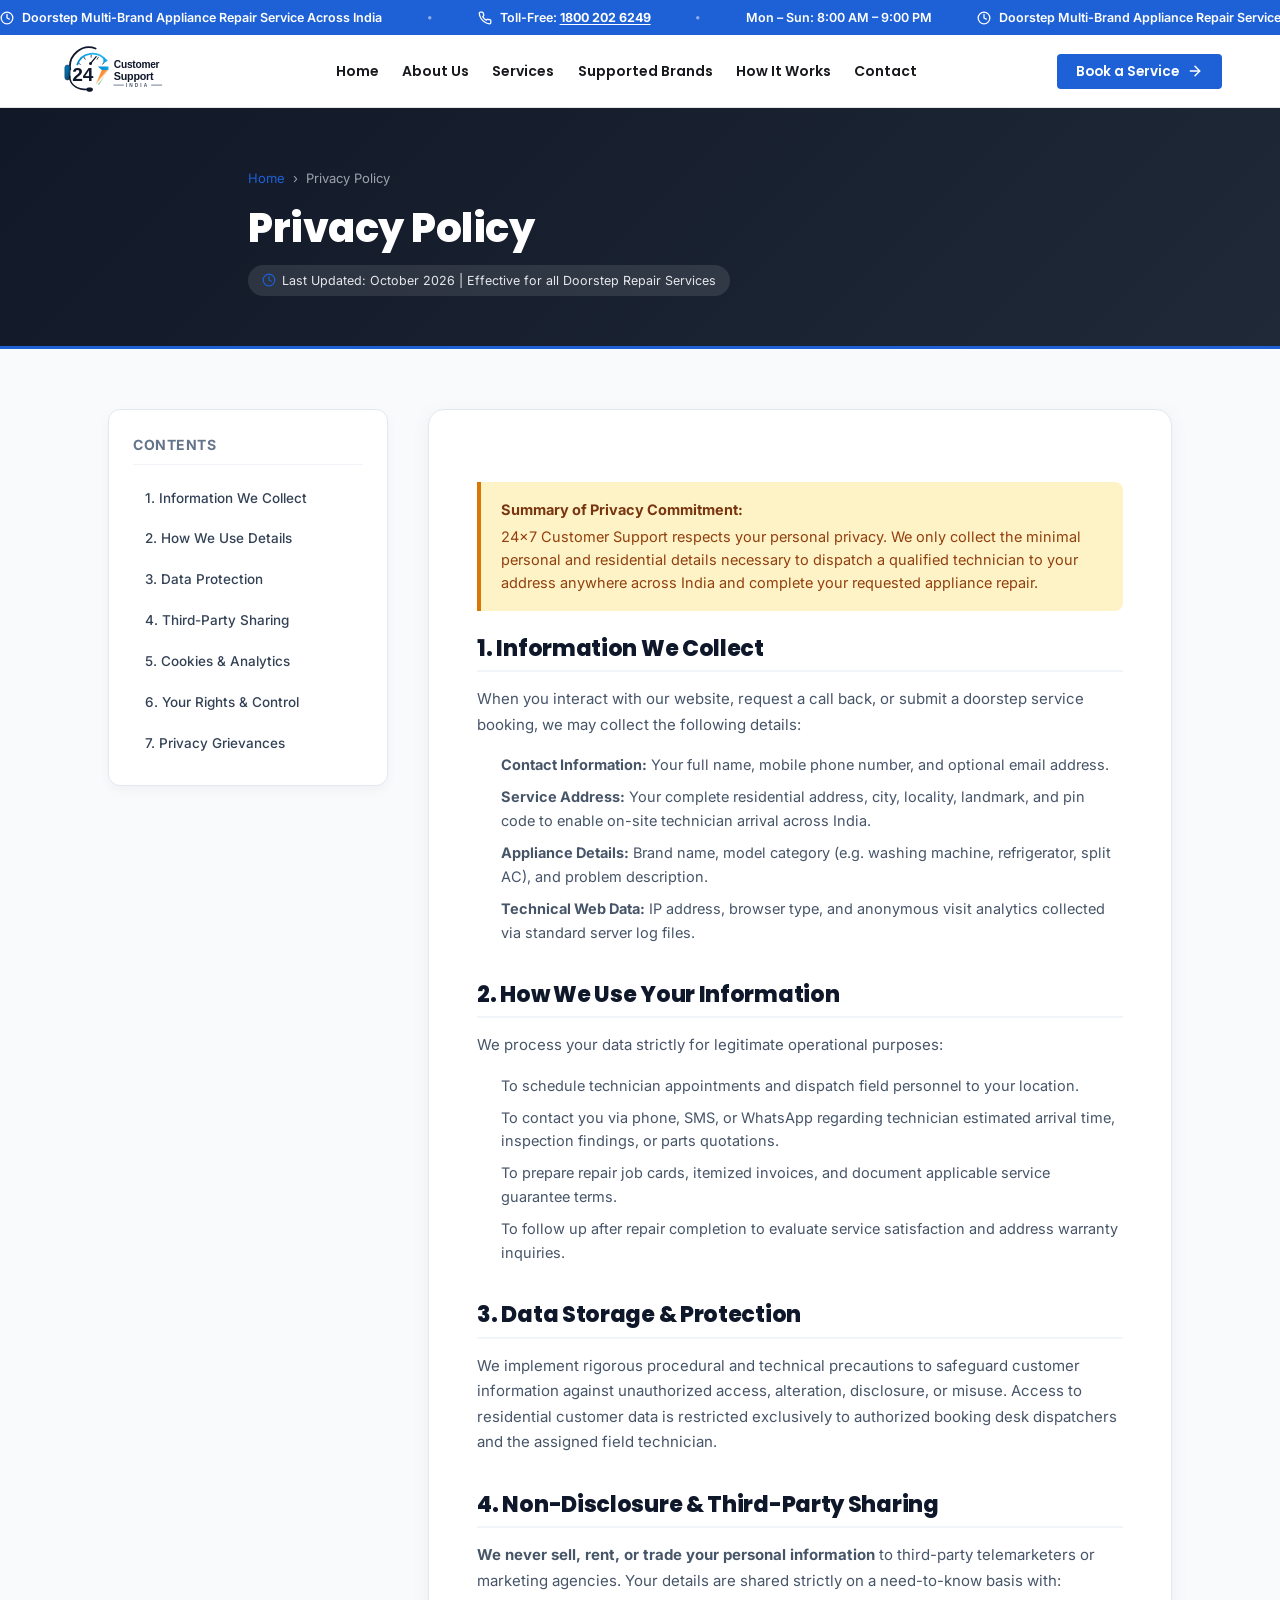
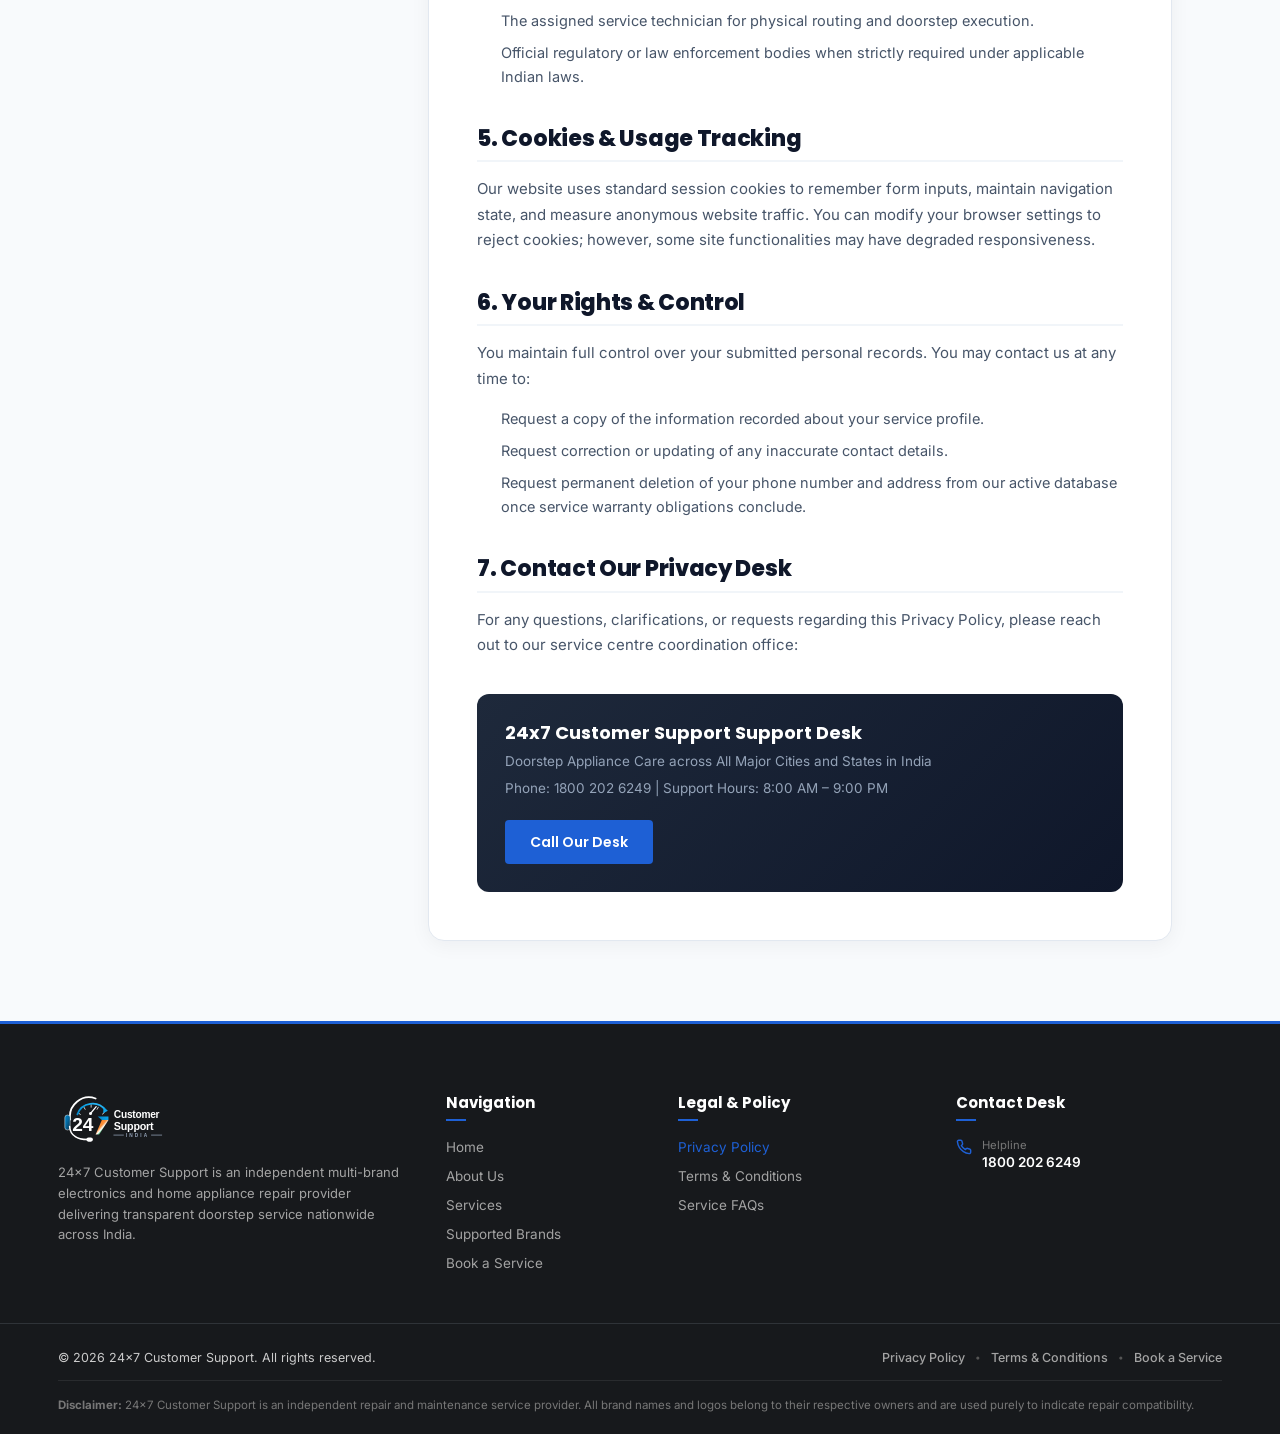
<file: privacy-policy.html>
<!DOCTYPE html>
<html lang="en">
<head>
  <meta charset="UTF-8">
  <meta name="viewport" content="width=device-width, initial-scale=1.0">
  <title>Privacy Policy | 24x7 Customer Support India</title>
  <meta name="description" content="Privacy Policy for 24x7 Customer Support. Explaining how we collect, handle, and protect customer personal information when requesting appliance repair services.">
  <meta name="robots" content="index, follow">

  <!-- Google Fonts -->
  <link rel="preconnect" href="https://fonts.googleapis.com">
  <link rel="preconnect" href="https://fonts.gstatic.com" crossorigin>
  <link href="https://fonts.googleapis.com/css2?family=Inter:wght@400;500;600;700&family=Poppins:wght@500;600;700;800&display=swap" rel="stylesheet">

  <link rel="stylesheet" href="style.css">
  <link rel="icon" type="image/png" href="assets/logo.png">
</head>
<body>

  <!-- Top Announcement Bar (Rotating Marquee) -->
  <aside class="top-announcement-bar" aria-label="Announcement">
    <div class="announcement-marquee-track">
      <div class="announcement-marquee-content">
        <div class="announcement-item">
          <svg viewBox="0 0 24 24" fill="none" stroke="currentColor" stroke-width="2.2" stroke-linecap="round" stroke-linejoin="round" aria-hidden="true">
            <circle cx="12" cy="12" r="10"></circle>
            <polyline points="12 6 12 12 16 14"></polyline>
          </svg>
          <span>Doorstep Multi-Brand Appliance Repair Service Across India</span>
        </div>
        <span class="announcement-separator">&bull;</span>
        <div class="announcement-item">
          <svg viewBox="0 0 24 24" fill="none" stroke="currentColor" stroke-width="2.2" stroke-linecap="round" stroke-linejoin="round" aria-hidden="true">
            <path d="M22 16.92v3a2 2 0 0 1-2.18 2 19.79 19.79 0 0 1-8.63-3.07 19.5 19.5 0 0 1-6-6 19.79 19.79 0 0 1-3.07-8.67A2 2 0 0 1 4.11 2h3a2 2 0 0 1 2 1.72 12.84 12.84 0 0 0 .7 2.81 2 2 0 0 1-.45 2.11L8.09 9.91a16 16 0 0 0 6 6l1.27-1.27a2 2 0 0 1 2.11-.45 12.84 12.84 0 0 0 2.81.7A2 2 0 0 1 22 16.92z"></path>
          </svg>
          <span>Toll-Free: <a href="tel:18002026249">1800 202 6249</a></span>
        </div>
        <span class="announcement-separator">&bull;</span>
        <div class="announcement-item">
          <span>Mon – Sun: 8:00 AM – 9:00 PM</span>
        </div>
      </div>
      <div class="announcement-marquee-content" aria-hidden="true">
        <div class="announcement-item">
          <svg viewBox="0 0 24 24" fill="none" stroke="currentColor" stroke-width="2.2" stroke-linecap="round" stroke-linejoin="round" aria-hidden="true">
            <circle cx="12" cy="12" r="10"></circle>
            <polyline points="12 6 12 12 16 14"></polyline>
          </svg>
          <span>Doorstep Multi-Brand Appliance Repair Service Across India</span>
        </div>
        <span class="announcement-separator">&bull;</span>
        <div class="announcement-item">
          <svg viewBox="0 0 24 24" fill="none" stroke="currentColor" stroke-width="2.2" stroke-linecap="round" stroke-linejoin="round" aria-hidden="true">
            <path d="M22 16.92v3a2 2 0 0 1-2.18 2 19.79 19.79 0 0 1-8.63-3.07 19.5 19.5 0 0 1-6-6 19.79 19.79 0 0 1-3.07-8.67A2 2 0 0 1 4.11 2h3a2 2 0 0 1 2 1.72 12.84 12.84 0 0 0 .7 2.81 2 2 0 0 1-.45 2.11L8.09 9.91a16 16 0 0 0 6 6l1.27-1.27a2 2 0 0 1 2.11-.45 12.84 12.84 0 0 0 2.81.7A2 2 0 0 1 22 16.92z"></path>
          </svg>
          <span>Toll-Free: <a href="tel:18002026249">1800 202 6249</a></span>
        </div>
        <span class="announcement-separator">&bull;</span>
        <div class="announcement-item">
          <span>Mon – Sun: 8:00 AM – 9:00 PM</span>
        </div>
      </div>
    </div>
  </aside>

  <!-- Navigation Header -->
  <header class="main-nav-header" id="mainNavHeader">
    <div class="container nav-container">
      <a href="index.html" class="brand-logo-link" aria-label="24x7 Customer Support Home">
        <img src="assets/logo.svg" alt="24x7 Customer Support" class="brand-logo-img" width="180" height="54">
      </a>

      <nav class="nav-desktop-menu" aria-label="Main Navigation">
        <a href="index.html" class="nav-link">Home</a>
        <a href="index.html#about" class="nav-link">About Us</a>
        <a href="index.html#services" class="nav-link">Services</a>
        <a href="index.html#brands" class="nav-link">Supported Brands</a>
        <a href="index.html#how-it-works" class="nav-link">How It Works</a>
        <a href="index.html#contact" class="nav-link">Contact</a>
      </nav>

      <div class="nav-cta-wrap">
        <a href="index.html#booking" class="btn btn-yellow btn-sm">
          <span>Book a Service</span>
          <svg viewBox="0 0 24 24" fill="none" stroke="currentColor" stroke-width="2.2" stroke-linecap="round" stroke-linejoin="round" aria-hidden="true">
            <line x1="5" y1="12" x2="19" y2="12"></line>
            <polyline points="12 5 19 12 12 19"></polyline>
          </svg>
        </a>
      </div>
    </div>
  </header>

  <!-- Legal Hero Banner -->
  <section class="legal-page-header">
    <div class="container legal-header-inner">
      <div class="legal-breadcrumbs">
        <a href="index.html">Home</a>
        <span>&rsaquo;</span>
        <span>Privacy Policy</span>
      </div>
      <h1 class="legal-page-title">Privacy Policy</h1>
      <div class="legal-meta-badge">
        <svg viewBox="0 0 24 24" fill="none" stroke="currentColor" stroke-width="2" stroke-linecap="round" stroke-linejoin="round">
          <circle cx="12" cy="12" r="10"></circle>
          <polyline points="12 6 12 12 16 14"></polyline>
        </svg>
        <span>Last Updated: October 2026 | Effective for all Doorstep Repair Services</span>
      </div>
    </div>
  </section>

  <!-- Legal Content Section -->
  <section class="legal-content-section">
    <div class="container legal-content-grid">
      <!-- Quick Anchor Sidebar -->
      <aside class="legal-sidebar">
        <div class="legal-sidebar-title">Contents</div>
        <ul class="legal-nav-list">
          <li><a href="#information-we-collect">1. Information We Collect</a></li>
          <li><a href="#how-we-use-information">2. How We Use Details</a></li>
          <li><a href="#data-storage-protection">3. Data Protection</a></li>
          <li><a href="#third-party-sharing">4. Third-Party Sharing</a></li>
          <li><a href="#cookies-tracking">5. Cookies &amp; Analytics</a></li>
          <li><a href="#your-rights">6. Your Rights &amp; Control</a></li>
          <li><a href="#contact-us">7. Privacy Grievances</a></li>
        </ul>
      </aside>

      <!-- Document Body Card -->
      <article class="legal-body-card legal-prose">
        <div class="legal-highlight-box">
          <strong>Summary of Privacy Commitment:</strong>
          24x7 Customer Support respects your personal privacy. We only collect the minimal personal and residential details necessary to dispatch a qualified technician to your address anywhere across India and complete your requested appliance repair.
        </div>

        <h2 id="information-we-collect">1. Information We Collect</h2>
        <p>When you interact with our website, request a call back, or submit a doorstep service booking, we may collect the following details:</p>
        <ul>
          <li><strong>Contact Information:</strong> Your full name, mobile phone number, and optional email address.</li>
          <li><strong>Service Address:</strong> Your complete residential address, city, locality, landmark, and pin code to enable on-site technician arrival across India.</li>
          <li><strong>Appliance Details:</strong> Brand name, model category (e.g. washing machine, refrigerator, split AC), and problem description.</li>
          <li><strong>Technical Web Data:</strong> IP address, browser type, and anonymous visit analytics collected via standard server log files.</li>
        </ul>

        <h2 id="how-we-use-information">2. How We Use Your Information</h2>
        <p>We process your data strictly for legitimate operational purposes:</p>
        <ol>
          <li>To schedule technician appointments and dispatch field personnel to your location.</li>
          <li>To contact you via phone, SMS, or WhatsApp regarding technician estimated arrival time, inspection findings, or parts quotations.</li>
          <li>To prepare repair job cards, itemized invoices, and document applicable service guarantee terms.</li>
          <li>To follow up after repair completion to evaluate service satisfaction and address warranty inquiries.</li>
        </ol>

        <h2 id="data-storage-protection">3. Data Storage &amp; Protection</h2>
        <p>
          We implement rigorous procedural and technical precautions to safeguard customer information against unauthorized access, alteration, disclosure, or misuse. Access to residential customer data is restricted exclusively to authorized booking desk dispatchers and the assigned field technician.
        </p>

        <h2 id="third-party-sharing">4. Non-Disclosure &amp; Third-Party Sharing</h2>
        <p>
          <strong>We never sell, rent, or trade your personal information</strong> to third-party telemarketers or marketing agencies. Your details are shared strictly on a need-to-know basis with:
        </p>
        <ul>
          <li>The assigned service technician for physical routing and doorstep execution.</li>
          <li>Official regulatory or law enforcement bodies when strictly required under applicable Indian laws.</li>
        </ul>

        <h2 id="cookies-tracking">5. Cookies &amp; Usage Tracking</h2>
        <p>
          Our website uses standard session cookies to remember form inputs, maintain navigation state, and measure anonymous website traffic. You can modify your browser settings to reject cookies; however, some site functionalities may have degraded responsiveness.
        </p>

        <h2 id="your-rights">6. Your Rights &amp; Control</h2>
        <p>You maintain full control over your submitted personal records. You may contact us at any time to:</p>
        <ul>
          <li>Request a copy of the information recorded about your service profile.</li>
          <li>Request correction or updating of any inaccurate contact details.</li>
          <li>Request permanent deletion of your phone number and address from our active database once service warranty obligations conclude.</li>
        </ul>

        <h2 id="contact-us">7. Contact Our Privacy Desk</h2>
        <p>For any questions, clarifications, or requests regarding this Privacy Policy, please reach out to our service centre coordination office:</p>
        
        <div class="legal-contact-callout">
          <div>
            <h3>24x7 Customer Support Support Desk</h3>
            <p>Doorstep Appliance Care across All Major Cities and States in India</p>
            <p style="margin-top:4px;">Phone: 1800 202 6249 | Support Hours: 8:00 AM – 9:00 PM</p>
          </div>
          <a href="tel:18002026249" class="btn btn-yellow">
            <span>Call Our Desk</span>
          </a>
        </div>
      </article>
    </div>
  </section>

  <!-- Footer Bottom -->
  <footer class="main-footer">
    <div class="container footer-top">
      <div class="footer-grid">
        <div class="footer-col footer-brand">
          <img src="assets/logo-white.svg" alt="24x7 Customer Support" class="footer-logo-img" width="180" height="54">
          <p>
            24x7 Customer Support is an independent multi-brand electronics and home appliance repair provider delivering transparent doorstep service nationwide across India.
          </p>
        </div>
        <div class="footer-col">
          <h4>Navigation</h4>
          <ul class="footer-links-list">
            <li><a href="index.html">Home</a></li>
            <li><a href="index.html#about">About Us</a></li>
            <li><a href="index.html#services">Services</a></li>
            <li><a href="index.html#brands">Supported Brands</a></li>
            <li><a href="index.html#booking">Book a Service</a></li>
          </ul>
        </div>
        <div class="footer-col">
          <h4>Legal &amp; Policy</h4>
          <ul class="footer-links-list">
            <li><a href="privacy-policy.html" style="color:var(--color-primary-yellow);">Privacy Policy</a></li>
            <li><a href="terms-and-conditions.html">Terms &amp; Conditions</a></li>
            <li><a href="index.html#faq">Service FAQs</a></li>
          </ul>
        </div>
        <div class="footer-col">
          <h4>Contact Desk</h4>
          <div class="footer-contact-item">
            <svg viewBox="0 0 24 24" fill="none" stroke="currentColor" stroke-width="2.2" stroke-linecap="round" stroke-linejoin="round">
              <path d="M22 16.92v3a2 2 0 0 1-2.18 2 19.79 19.79 0 0 1-8.63-3.07 19.5 19.5 0 0 1-6-6 19.79 19.79 0 0 1-3.07-8.67A2 2 0 0 1 4.11 2h3a2 2 0 0 1 2 1.72 12.84 12.84 0 0 0 .7 2.81 2 2 0 0 1-.45 2.11L8.09 9.91a16 16 0 0 0 6 6l1.27-1.27a2 2 0 0 1 2.11-.45 12.84 12.84 0 0 0 2.81.7A2 2 0 0 1 22 16.92z"></path>
            </svg>
            <div>
              <small style="display:block; color:#777;">Helpline</small>
              <a href="tel:18002026249">1800 202 6249</a>
            </div>
          </div>
        </div>
      </div>
    </div>

    <div class="footer-bottom">
      <div class="container footer-bottom-inner">
        <div class="footer-bottom-copy">
          <p>&copy; 2026 24x7 Customer Support. All rights reserved.</p>
          <div class="footer-legal-links">
            <a href="privacy-policy.html">Privacy Policy</a>
            <span class="sep">&bull;</span>
            <a href="terms-and-conditions.html">Terms &amp; Conditions</a>
            <span class="sep">&bull;</span>
            <a href="index.html#booking">Book a Service</a>
          </div>
        </div>
        <div class="footer-disclaimer">
          <p>
            <strong>Disclaimer:</strong> 24x7 Customer Support is an independent repair and maintenance service provider. All brand names and logos belong to their respective owners and are used purely to indicate repair compatibility.
          </p>
        </div>
      </div>
    </div>
  </footer>

</body>
</html>
</file>
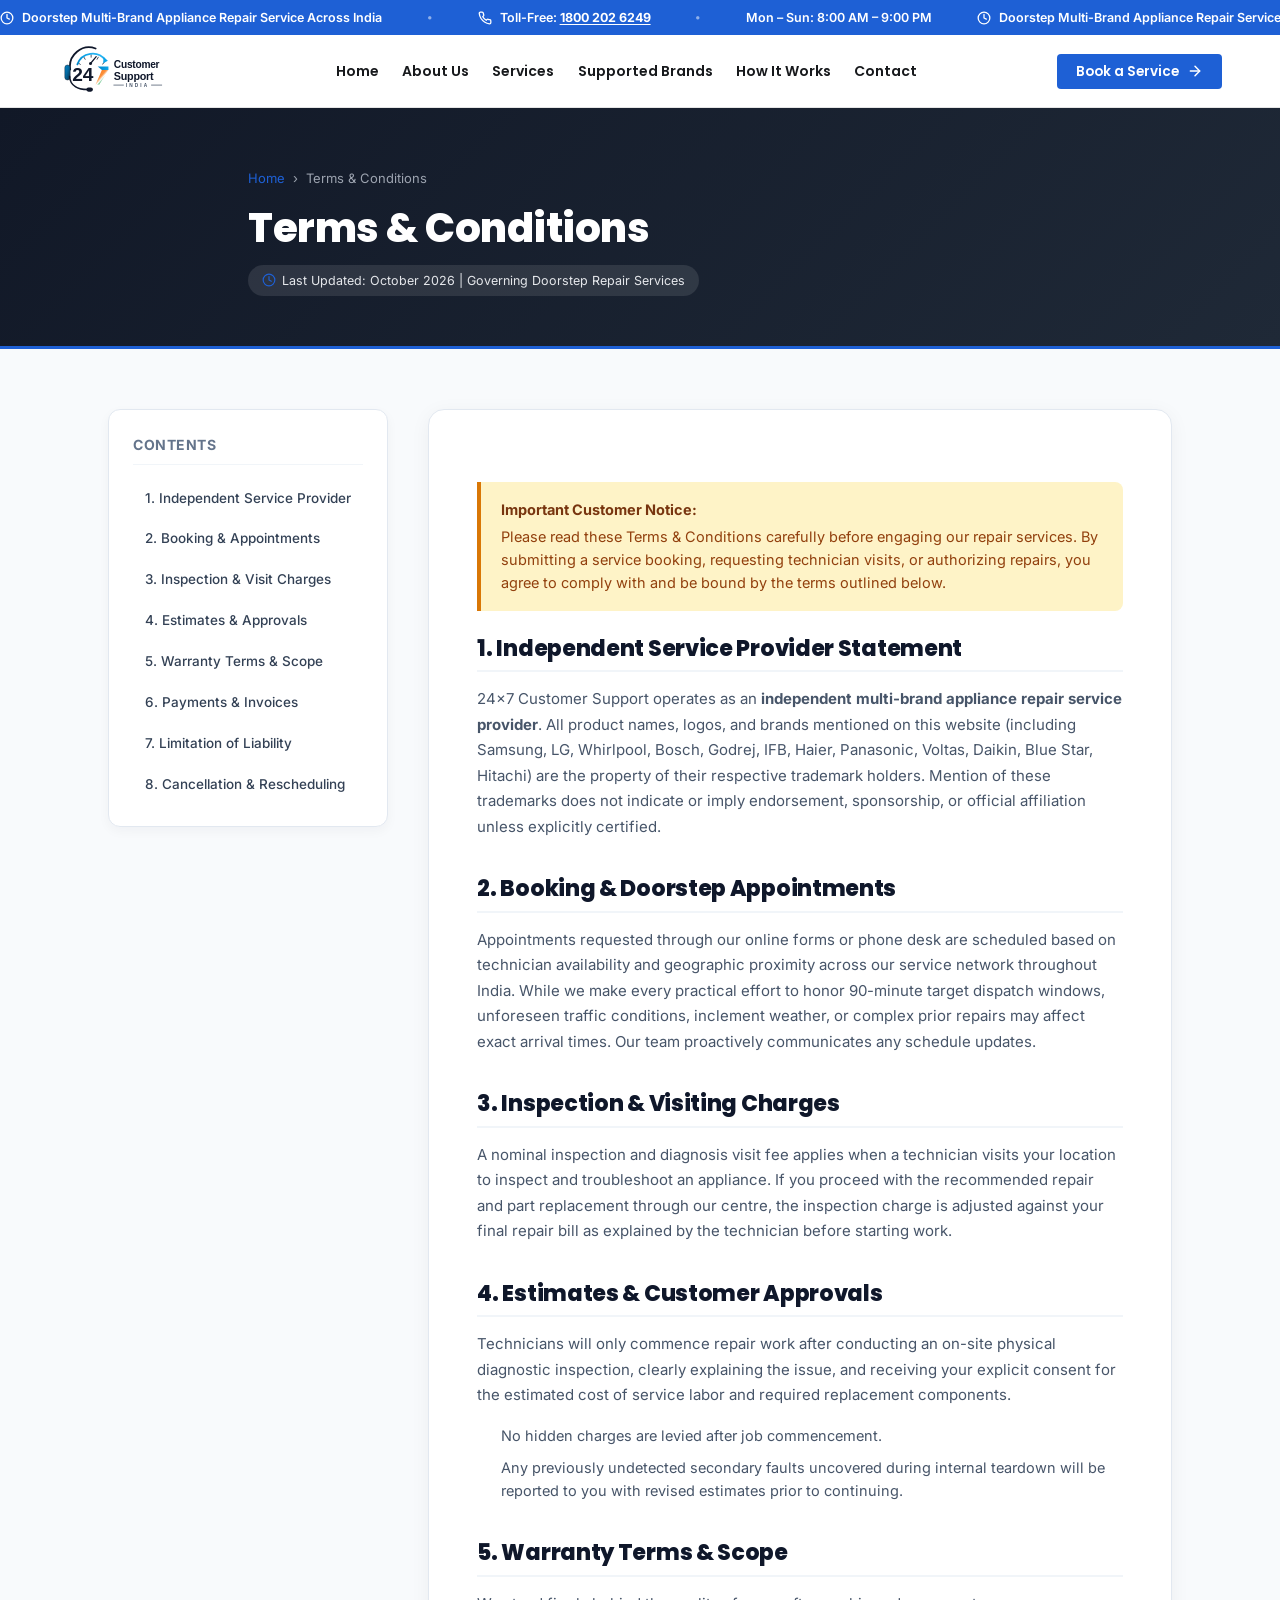
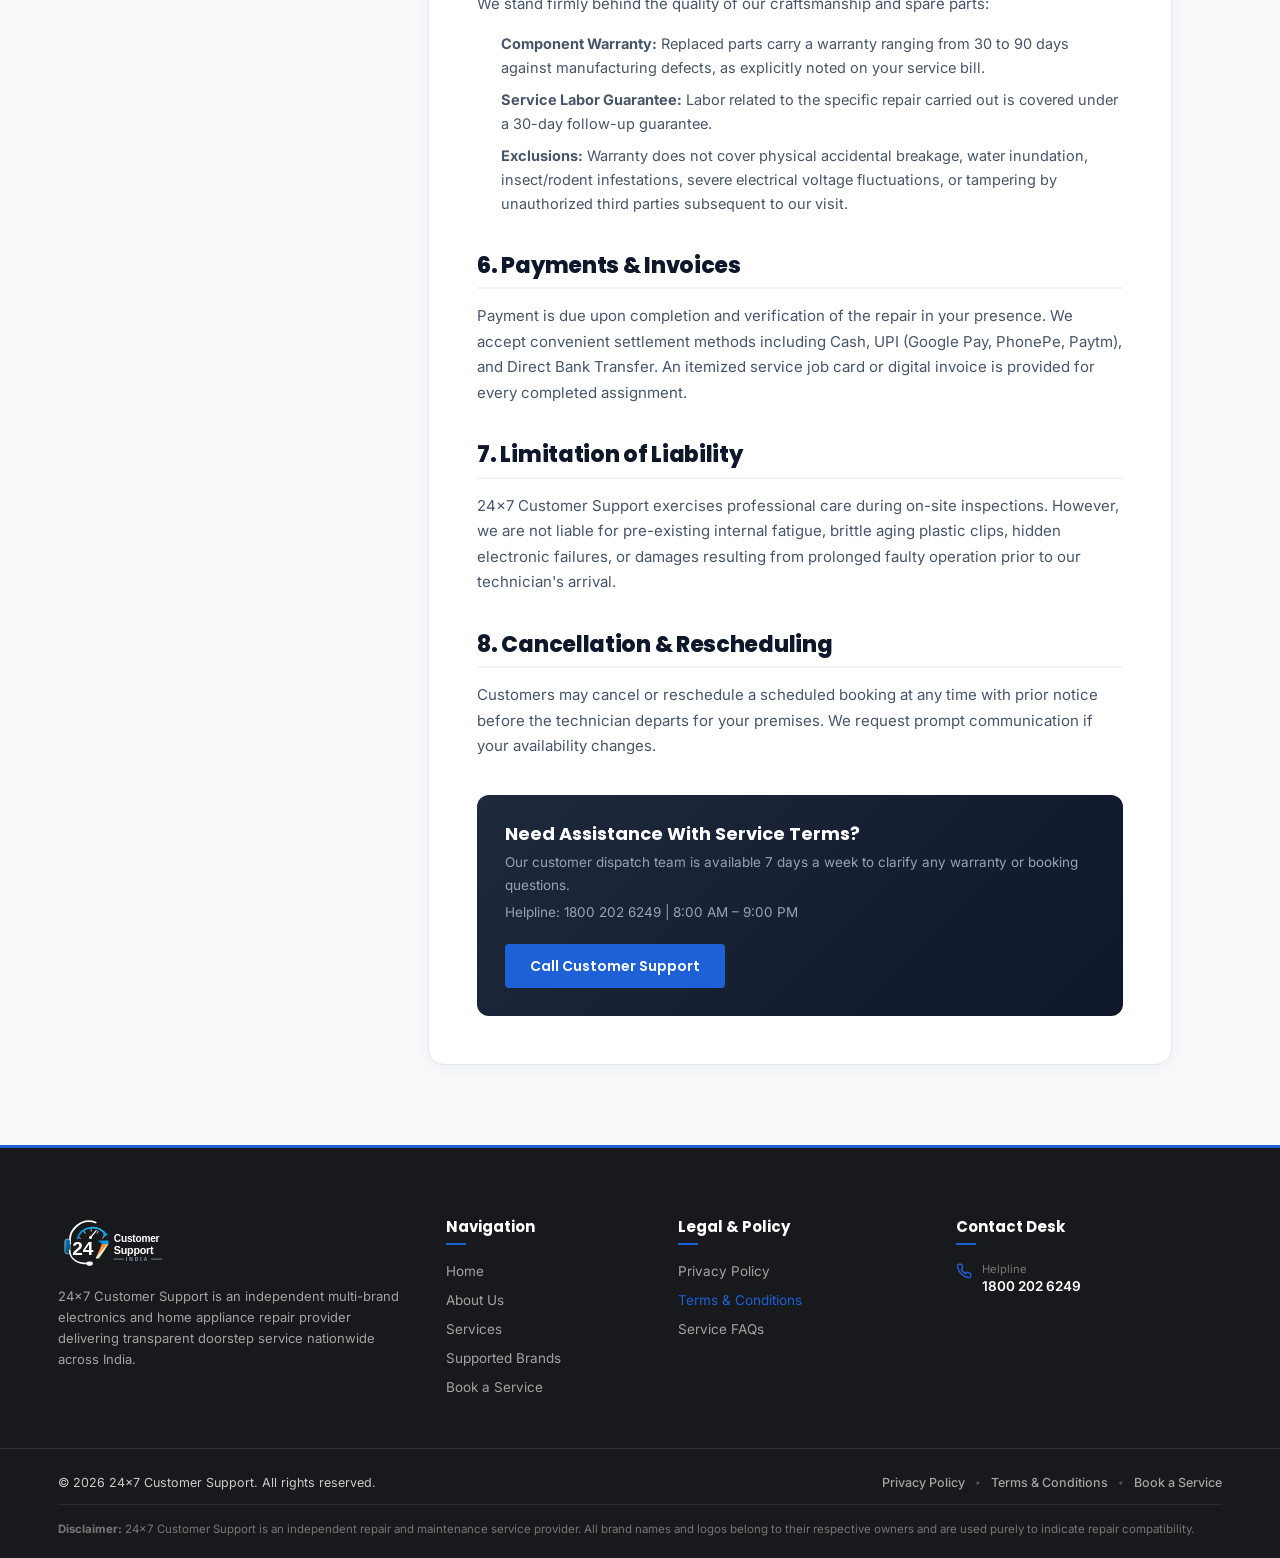
<file: terms-and-conditions.html>
<!DOCTYPE html>
<html lang="en">
<head>
  <meta charset="UTF-8">
  <meta name="viewport" content="width=device-width, initial-scale=1.0">
  <title>Terms &amp; Conditions | 24x7 Customer Support India</title>
  <meta name="description" content="Terms and Conditions of service for 24x7 Customer Support doorstep home appliance repair across all major cities in India. Inspection charges, quotation approval, warranty terms, and service guidelines.">
  <meta name="robots" content="index, follow">

  <!-- Google Fonts -->
  <link rel="preconnect" href="https://fonts.googleapis.com">
  <link rel="preconnect" href="https://fonts.gstatic.com" crossorigin>
  <link href="https://fonts.googleapis.com/css2?family=Inter:wght@400;500;600;700&family=Poppins:wght@500;600;700;800&display=swap" rel="stylesheet">

  <link rel="stylesheet" href="style.css">
  <link rel="icon" type="image/png" href="assets/logo.png">
</head>
<body>

  <!-- Top Announcement Bar (Rotating Marquee) -->
  <aside class="top-announcement-bar" aria-label="Announcement">
    <div class="announcement-marquee-track">
      <div class="announcement-marquee-content">
        <div class="announcement-item">
          <svg viewBox="0 0 24 24" fill="none" stroke="currentColor" stroke-width="2.2" stroke-linecap="round" stroke-linejoin="round" aria-hidden="true">
            <circle cx="12" cy="12" r="10"></circle>
            <polyline points="12 6 12 12 16 14"></polyline>
          </svg>
          <span>Doorstep Multi-Brand Appliance Repair Service Across India</span>
        </div>
        <span class="announcement-separator">&bull;</span>
        <div class="announcement-item">
          <svg viewBox="0 0 24 24" fill="none" stroke="currentColor" stroke-width="2.2" stroke-linecap="round" stroke-linejoin="round" aria-hidden="true">
            <path d="M22 16.92v3a2 2 0 0 1-2.18 2 19.79 19.79 0 0 1-8.63-3.07 19.5 19.5 0 0 1-6-6 19.79 19.79 0 0 1-3.07-8.67A2 2 0 0 1 4.11 2h3a2 2 0 0 1 2 1.72 12.84 12.84 0 0 0 .7 2.81 2 2 0 0 1-.45 2.11L8.09 9.91a16 16 0 0 0 6 6l1.27-1.27a2 2 0 0 1 2.11-.45 12.84 12.84 0 0 0 2.81.7A2 2 0 0 1 22 16.92z"></path>
          </svg>
          <span>Toll-Free: <a href="tel:18002026249">1800 202 6249</a></span>
        </div>
        <span class="announcement-separator">&bull;</span>
        <div class="announcement-item">
          <span>Mon – Sun: 8:00 AM – 9:00 PM</span>
        </div>
      </div>
      <div class="announcement-marquee-content" aria-hidden="true">
        <div class="announcement-item">
          <svg viewBox="0 0 24 24" fill="none" stroke="currentColor" stroke-width="2.2" stroke-linecap="round" stroke-linejoin="round" aria-hidden="true">
            <circle cx="12" cy="12" r="10"></circle>
            <polyline points="12 6 12 12 16 14"></polyline>
          </svg>
          <span>Doorstep Multi-Brand Appliance Repair Service Across India</span>
        </div>
        <span class="announcement-separator">&bull;</span>
        <div class="announcement-item">
          <svg viewBox="0 0 24 24" fill="none" stroke="currentColor" stroke-width="2.2" stroke-linecap="round" stroke-linejoin="round" aria-hidden="true">
            <path d="M22 16.92v3a2 2 0 0 1-2.18 2 19.79 19.79 0 0 1-8.63-3.07 19.5 19.5 0 0 1-6-6 19.79 19.79 0 0 1-3.07-8.67A2 2 0 0 1 4.11 2h3a2 2 0 0 1 2 1.72 12.84 12.84 0 0 0 .7 2.81 2 2 0 0 1-.45 2.11L8.09 9.91a16 16 0 0 0 6 6l1.27-1.27a2 2 0 0 1 2.11-.45 12.84 12.84 0 0 0 2.81.7A2 2 0 0 1 22 16.92z"></path>
          </svg>
          <span>Toll-Free: <a href="tel:18002026249">1800 202 6249</a></span>
        </div>
        <span class="announcement-separator">&bull;</span>
        <div class="announcement-item">
          <span>Mon – Sun: 8:00 AM – 9:00 PM</span>
        </div>
      </div>
    </div>
  </aside>

  <!-- Navigation Header -->
  <header class="main-nav-header" id="mainNavHeader">
    <div class="container nav-container">
      <a href="index.html" class="brand-logo-link" aria-label="24x7 Customer Support Home">
        <img src="assets/logo.svg" alt="24x7 Customer Support" class="brand-logo-img" width="180" height="54">
      </a>

      <nav class="nav-desktop-menu" aria-label="Main Navigation">
        <a href="index.html" class="nav-link">Home</a>
        <a href="index.html#about" class="nav-link">About Us</a>
        <a href="index.html#services" class="nav-link">Services</a>
        <a href="index.html#brands" class="nav-link">Supported Brands</a>
        <a href="index.html#how-it-works" class="nav-link">How It Works</a>
        <a href="index.html#contact" class="nav-link">Contact</a>
      </nav>

      <div class="nav-cta-wrap">
        <a href="index.html#booking" class="btn btn-yellow btn-sm">
          <span>Book a Service</span>
          <svg viewBox="0 0 24 24" fill="none" stroke="currentColor" stroke-width="2.2" stroke-linecap="round" stroke-linejoin="round" aria-hidden="true">
            <line x1="5" y1="12" x2="19" y2="12"></line>
            <polyline points="12 5 19 12 12 19"></polyline>
          </svg>
        </a>
      </div>
    </div>
  </header>

  <!-- Legal Hero Banner -->
  <section class="legal-page-header">
    <div class="container legal-header-inner">
      <div class="legal-breadcrumbs">
        <a href="index.html">Home</a>
        <span>&rsaquo;</span>
        <span>Terms &amp; Conditions</span>
      </div>
      <h1 class="legal-page-title">Terms &amp; Conditions</h1>
      <div class="legal-meta-badge">
        <svg viewBox="0 0 24 24" fill="none" stroke="currentColor" stroke-width="2" stroke-linecap="round" stroke-linejoin="round">
          <circle cx="12" cy="12" r="10"></circle>
          <polyline points="12 6 12 12 16 14"></polyline>
        </svg>
        <span>Last Updated: October 2026 | Governing Doorstep Repair Services</span>
      </div>
    </div>
  </section>

  <!-- Legal Content Section -->
  <section class="legal-content-section">
    <div class="container legal-content-grid">
      <!-- Quick Anchor Sidebar -->
      <aside class="legal-sidebar">
        <div class="legal-sidebar-title">Contents</div>
        <ul class="legal-nav-list">
          <li><a href="#independent-status">1. Independent Service Provider</a></li>
          <li><a href="#service-booking">2. Booking &amp; Appointments</a></li>
          <li><a href="#visiting-charges">3. Inspection &amp; Visit Charges</a></li>
          <li><a href="#estimates-approval">4. Estimates &amp; Approvals</a></li>
          <li><a href="#warranty-terms">5. Warranty Terms &amp; Scope</a></li>
          <li><a href="#payment-methods">6. Payments &amp; Invoices</a></li>
          <li><a href="#limitation-liability">7. Limitation of Liability</a></li>
          <li><a href="#cancellations">8. Cancellation &amp; Rescheduling</a></li>
        </ul>
      </aside>

      <!-- Document Body Card -->
      <article class="legal-body-card legal-prose">
        <div class="legal-highlight-box">
          <strong>Important Customer Notice:</strong>
          Please read these Terms &amp; Conditions carefully before engaging our repair services. By submitting a service booking, requesting technician visits, or authorizing repairs, you agree to comply with and be bound by the terms outlined below.
        </div>

        <h2 id="independent-status">1. Independent Service Provider Statement</h2>
        <p>
          24x7 Customer Support operates as an <strong>independent multi-brand appliance repair service provider</strong>. All product names, logos, and brands mentioned on this website (including Samsung, LG, Whirlpool, Bosch, Godrej, IFB, Haier, Panasonic, Voltas, Daikin, Blue Star, Hitachi) are the property of their respective trademark holders. Mention of these trademarks does not indicate or imply endorsement, sponsorship, or official affiliation unless explicitly certified.
        </p>

        <h2 id="service-booking">2. Booking &amp; Doorstep Appointments</h2>
        <p>
          Appointments requested through our online forms or phone desk are scheduled based on technician availability and geographic proximity across our service network throughout India. While we make every practical effort to honor 90-minute target dispatch windows, unforeseen traffic conditions, inclement weather, or complex prior repairs may affect exact arrival times. Our team proactively communicates any schedule updates.
        </p>

        <h2 id="visiting-charges">3. Inspection &amp; Visiting Charges</h2>
        <p>
          A nominal inspection and diagnosis visit fee applies when a technician visits your location to inspect and troubleshoot an appliance. If you proceed with the recommended repair and part replacement through our centre, the inspection charge is adjusted against your final repair bill as explained by the technician before starting work.
        </p>

        <h2 id="estimates-approval">4. Estimates &amp; Customer Approvals</h2>
        <p>
          Technicians will only commence repair work after conducting an on-site physical diagnostic inspection, clearly explaining the issue, and receiving your explicit consent for the estimated cost of service labor and required replacement components.
        </p>
        <ul>
          <li>No hidden charges are levied after job commencement.</li>
          <li>Any previously undetected secondary faults uncovered during internal teardown will be reported to you with revised estimates prior to continuing.</li>
        </ul>

        <h2 id="warranty-terms">5. Warranty Terms &amp; Scope</h2>
        <p>
          We stand firmly behind the quality of our craftsmanship and spare parts:
        </p>
        <ul>
          <li><strong>Component Warranty:</strong> Replaced parts carry a warranty ranging from 30 to 90 days against manufacturing defects, as explicitly noted on your service bill.</li>
          <li><strong>Service Labor Guarantee:</strong> Labor related to the specific repair carried out is covered under a 30-day follow-up guarantee.</li>
          <li><strong>Exclusions:</strong> Warranty does not cover physical accidental breakage, water inundation, insect/rodent infestations, severe electrical voltage fluctuations, or tampering by unauthorized third parties subsequent to our visit.</li>
        </ul>

        <h2 id="payment-methods">6. Payments &amp; Invoices</h2>
        <p>
          Payment is due upon completion and verification of the repair in your presence. We accept convenient settlement methods including Cash, UPI (Google Pay, PhonePe, Paytm), and Direct Bank Transfer. An itemized service job card or digital invoice is provided for every completed assignment.
        </p>

        <h2 id="limitation-liability">7. Limitation of Liability</h2>
        <p>
          24x7 Customer Support exercises professional care during on-site inspections. However, we are not liable for pre-existing internal fatigue, brittle aging plastic clips, hidden electronic failures, or damages resulting from prolonged faulty operation prior to our technician's arrival.
        </p>

        <h2 id="cancellations">8. Cancellation &amp; Rescheduling</h2>
        <p>
          Customers may cancel or reschedule a scheduled booking at any time with prior notice before the technician departs for your premises. We request prompt communication if your availability changes.
        </p>

        <div class="legal-contact-callout">
          <div>
            <h3>Need Assistance With Service Terms?</h3>
            <p>Our customer dispatch team is available 7 days a week to clarify any warranty or booking questions.</p>
            <p style="margin-top:4px;">Helpline: 1800 202 6249 | 8:00 AM – 9:00 PM</p>
          </div>
          <a href="tel:18002026249" class="btn btn-yellow">
            <span>Call Customer Support</span>
          </a>
        </div>
      </article>
    </div>
  </section>

  <!-- Footer Bottom -->
  <footer class="main-footer">
    <div class="container footer-top">
      <div class="footer-grid">
        <div class="footer-col footer-brand">
          <img src="assets/logo-white.svg" alt="24x7 Customer Support" class="footer-logo-img" width="180" height="54">
          <p>
            24x7 Customer Support is an independent multi-brand electronics and home appliance repair provider delivering transparent doorstep service nationwide across India.
          </p>
        </div>
        <div class="footer-col">
          <h4>Navigation</h4>
          <ul class="footer-links-list">
            <li><a href="index.html">Home</a></li>
            <li><a href="index.html#about">About Us</a></li>
            <li><a href="index.html#services">Services</a></li>
            <li><a href="index.html#brands">Supported Brands</a></li>
            <li><a href="index.html#booking">Book a Service</a></li>
          </ul>
        </div>
        <div class="footer-col">
          <h4>Legal &amp; Policy</h4>
          <ul class="footer-links-list">
            <li><a href="privacy-policy.html">Privacy Policy</a></li>
            <li><a href="terms-and-conditions.html" style="color:var(--color-primary-yellow);">Terms &amp; Conditions</a></li>
            <li><a href="index.html#faq">Service FAQs</a></li>
          </ul>
        </div>
        <div class="footer-col">
          <h4>Contact Desk</h4>
          <div class="footer-contact-item">
            <svg viewBox="0 0 24 24" fill="none" stroke="currentColor" stroke-width="2.2" stroke-linecap="round" stroke-linejoin="round">
              <path d="M22 16.92v3a2 2 0 0 1-2.18 2 19.79 19.79 0 0 1-8.63-3.07 19.5 19.5 0 0 1-6-6 19.79 19.79 0 0 1-3.07-8.67A2 2 0 0 1 4.11 2h3a2 2 0 0 1 2 1.72 12.84 12.84 0 0 0 .7 2.81 2 2 0 0 1-.45 2.11L8.09 9.91a16 16 0 0 0 6 6l1.27-1.27a2 2 0 0 1 2.11-.45 12.84 12.84 0 0 0 2.81.7A2 2 0 0 1 22 16.92z"></path>
            </svg>
            <div>
              <small style="display:block; color:#777;">Helpline</small>
              <a href="tel:18002026249">1800 202 6249</a>
            </div>
          </div>
        </div>
      </div>
    </div>

    <div class="footer-bottom">
      <div class="container footer-bottom-inner">
        <div class="footer-bottom-copy">
          <p>&copy; 2026 24x7 Customer Support. All rights reserved.</p>
          <div class="footer-legal-links">
            <a href="privacy-policy.html">Privacy Policy</a>
            <span class="sep">&bull;</span>
            <a href="terms-and-conditions.html">Terms &amp; Conditions</a>
            <span class="sep">&bull;</span>
            <a href="index.html#booking">Book a Service</a>
          </div>
        </div>
        <div class="footer-disclaimer">
          <p>
            <strong>Disclaimer:</strong> 24x7 Customer Support is an independent repair and maintenance service provider. All brand names and logos belong to their respective owners and are used purely to indicate repair compatibility.
          </p>
        </div>
      </div>
    </div>
  </footer>

</body>
</html>
</file>
<file: style.css>
/* ==========================================================================
   NATIONAL SERVICE CENTRE — AMPVEX DESIGN SYSTEM & STYLESHEET
   Aesthetic: Electrician & Appliance Repair Master Style
   Colors: Primary Yellow #F7CE24 | Deep Charcoal #17191C | White #FFFFFF
   Typography: Poppins (Headings/Nav) + Inter (Body/Forms)
   ========================================================================== */

/* --------------------------------------------------------------------------
   01. DESIGN TOKENS
   -------------------------------------------------------------------------- */
:root {
  /* Brand Colours (Updated to White & Royal Blue Palette) */
  --color-primary-yellow: #1E60D5;
  --color-primary-yellow-hover: #154CB0;
  --color-primary-blue-light: #EBF2FE;
  --color-charcoal-dark: #17191C;
  --color-charcoal-secondary: #25272A;
  --color-charcoal-muted: #32353A;
  
  --color-white: #FFFFFF;
  --color-light-grey: #F5F5F5;
  --color-surface-subtle: #FAFAFA;
  --color-border-grey: #E5E5E5;
  --color-border-dark: #2F3338;
  
  --color-body-text: #555555;
  --color-muted-text: #777777;
  --color-heading-text: #17191C;
  --color-india-green: #138A50;

  /* Typography Stacks */
  --font-heading: 'Poppins', -apple-system, BlinkMacSystemFont, 'Segoe UI', Roboto, sans-serif;
  --font-body: 'Inter', -apple-system, BlinkMacSystemFont, 'Segoe UI', Roboto, sans-serif;

  /* Layout & Geometry (Restrained small corner radii 3-6px) */
  --container-width: 1240px;
  --radius-card: 4px;
  --radius-button: 4px;
  --radius-badge: 3px;

  /* Subtle Shadows */
  --shadow-sm: 0 1px 3px rgba(0, 0, 0, 0.06);
  --shadow-md: 0 4px 14px rgba(0, 0, 0, 0.08);
  --shadow-lg: 0 8px 24px rgba(0, 0, 0, 0.12);

  /* Transitions */
  --transition-fast: 0.16s ease;
  --transition-normal: 0.25s ease;
}

/* --------------------------------------------------------------------------
   02. RESET & BASE ELEMENTS
   -------------------------------------------------------------------------- */
*, *::before, *::after {
  box-sizing: border-box;
  margin: 0;
  padding: 0;
}

html {
  font-family: var(--font-body);
  font-size: 16px;
  line-height: 1.55;
  color: var(--color-body-text);
  background-color: var(--color-white);
  scroll-behavior: smooth;
  -webkit-font-smoothing: antialiased;
}

body {
  overflow-x: hidden;
  min-height: 100vh;
  display: flex;
  flex-direction: column;
}

img, svg {
  display: block;
  max-width: 100%;
  height: auto;
}

a {
  color: inherit;
  text-decoration: none;
  transition: color var(--transition-fast);
}

button, input, select, textarea {
  font: inherit;
  color: inherit;
}

button {
  background: none;
  border: none;
  cursor: pointer;
}

ul, ol {
  list-style: none;
}

:focus-visible {
  outline: 2px solid var(--color-primary-yellow);
  outline-offset: 2px;
}

.skip-link {
  position: absolute;
  top: -100px;
  left: 20px;
  background: var(--color-charcoal-dark);
  color: var(--color-primary-yellow);
  padding: 10px 18px;
  border-radius: var(--radius-button);
  font-weight: 600;
  z-index: 10000;
  transition: top var(--transition-fast);
}
.skip-link:focus {
  top: 16px;
}

/* --------------------------------------------------------------------------
   03. TYPOGRAPHY & LAYOUT UTILITIES
   -------------------------------------------------------------------------- */
h1, h2, h3, h4, h5, h6 {
  font-family: var(--font-heading);
  color: var(--color-heading-text);
  font-weight: 700;
  line-height: 1.25;
}

.section-eyebrow {
  display: inline-flex;
  align-items: center;
  gap: 8px;
  font-family: var(--font-heading);
  font-size: 12.5px;
  font-weight: 700;
  letter-spacing: 1.5px;
  text-transform: uppercase;
  color: var(--color-heading-text);
  margin-bottom: 10px;
}

.section-eyebrow::before {
  content: "";
  display: inline-block;
  width: 14px;
  height: 3px;
  background-color: var(--color-primary-yellow);
  border-radius: 1px;
}

.section-title {
  font-size: clamp(26px, 3.2vw, 38px);
  letter-spacing: -0.5px;
  color: var(--color-heading-text);
  margin-bottom: 12px;
}

.section-subtitle {
  font-size: clamp(14.5px, 1.3vw, 16px);
  color: var(--color-muted-text);
  max-width: 640px;
  line-height: 1.6;
}

.text-center {
  text-align: center;
}
.text-center .section-eyebrow {
  justify-content: center;
}
.text-center .section-eyebrow::after {
  content: "";
  display: inline-block;
  width: 14px;
  height: 3px;
  background-color: var(--color-primary-yellow);
  border-radius: 1px;
}
.text-center .section-subtitle {
  margin-left: auto;
  margin-right: auto;
}

.container {
  width: 100%;
  max-width: var(--container-width);
  margin-left: auto;
  margin-right: auto;
  padding-left: clamp(20px, 3vw, 44px);
  padding-right: clamp(20px, 3vw, 44px);
}

.section-pad {
  padding-top: clamp(56px, 6.5vw, 84px);
  padding-bottom: clamp(56px, 6.5vw, 84px);
}

/* --------------------------------------------------------------------------
   04. BUTTONS & UI CONTROLS (Square/slightly rounded 4px)
   -------------------------------------------------------------------------- */
.btn {
  display: inline-flex;
  align-items: center;
  justify-content: center;
  gap: 8px;
  padding: 12px 24px;
  font-family: var(--font-heading);
  font-size: 14px;
  font-weight: 600;
  border-radius: var(--radius-button);
  border: 1px solid transparent;
  transition: all var(--transition-fast);
  white-space: nowrap;
  line-height: 1.3;
}

.btn-yellow {
  background-color: var(--color-primary-yellow);
  color: var(--color-white);
}
.btn-yellow:hover {
  background-color: var(--color-primary-yellow-hover);
  color: var(--color-white);
  box-shadow: 0 4px 14px rgba(30, 96, 213, 0.4);
}

.btn-charcoal {
  background-color: var(--color-charcoal-dark);
  color: var(--color-white);
}
.btn-charcoal:hover {
  background-color: var(--color-charcoal-secondary);
  color: var(--color-primary-yellow);
}

.btn-outline-white {
  background-color: transparent;
  color: var(--color-white);
  border-color: rgba(255, 255, 255, 0.35);
}
.btn-outline-white:hover {
  background-color: rgba(255, 255, 255, 0.12);
  border-color: var(--color-white);
  color: var(--color-white);
}

.btn-outline-dark {
  background-color: transparent;
  color: var(--color-charcoal-dark);
  border-color: var(--color-charcoal-dark);
}
.btn-outline-dark:hover {
  background-color: var(--color-charcoal-dark);
  color: var(--color-primary-yellow);
}

.btn-sm {
  padding: 8px 18px;
  font-size: 13.5px;
}

.btn-block {
  width: 100%;
}

.btn svg {
  width: 16px;
  height: 16px;
  flex-shrink: 0;
  transition: transform var(--transition-fast);
}
.btn:hover svg {
  transform: translateX(3px);
}

/* --------------------------------------------------------------------------
   05. HEADER & NAVIGATION (Ampvex layered header)
   -------------------------------------------------------------------------- */
/* A. Top Announcement Bar (Slim Blue Continuous Rotating Ticker) */
.top-announcement-bar {
  background-color: var(--color-primary-yellow);
  color: var(--color-white);
  font-size: 12.5px;
  font-weight: 600;
  padding: 8px 0;
  position: relative;
  z-index: 101;
  overflow: hidden;
  white-space: nowrap;
}

.announcement-marquee-track {
  display: flex;
  align-items: center;
  width: max-content;
  animation: marquee-rotate 28s linear infinite;
}

.top-announcement-bar:hover .announcement-marquee-track {
  animation-play-state: paused;
}

.announcement-marquee-content {
  display: inline-flex;
  align-items: center;
  gap: clamp(24px, 3.5vw, 48px);
  padding-right: clamp(24px, 3.5vw, 48px);
  flex-shrink: 0;
}

.announcement-item {
  display: inline-flex;
  align-items: center;
  gap: 8px;
}

.announcement-item svg {
  width: 14px;
  height: 14px;
  color: var(--color-white);
  flex-shrink: 0;
}

.announcement-item a {
  color: var(--color-white);
  font-weight: 700;
  text-decoration: underline;
  text-underline-offset: 2px;
}

.announcement-separator {
  opacity: 0.5;
  font-size: 11px;
}

@keyframes marquee-rotate {
  0% {
    transform: translateX(0);
  }
  100% {
    transform: translateX(-50%);
  }
}

/* B. Main Navigation Header */
.main-nav-header {
  background-color: var(--color-white);
  border-bottom: 1px solid var(--color-border-grey);
  position: sticky;
  top: 0;
  z-index: 100;
  transition: box-shadow var(--transition-fast);
}

.main-nav-header.scrolled {
  box-shadow: 0 2px 14px rgba(0, 0, 0, 0.08);
}

.nav-container {
  display: flex;
  align-items: center;
  justify-content: space-between;
  height: 72px;
}

.brand-logo-link {
  display: flex;
  align-items: center;
}

.brand-logo-img {
  height: 54px;
  width: auto;
  object-fit: contain;
}

.nav-desktop-menu {
  display: flex;
  align-items: center;
  gap: clamp(14px, 1.8vw, 28px);
}

.nav-link {
  font-family: var(--font-heading);
  font-size: 14px;
  font-weight: 600;
  color: var(--color-charcoal-dark);
  padding: 6px 0;
  position: relative;
}

.nav-link::after {
  content: "";
  position: absolute;
  bottom: 0;
  left: 0;
  width: 0%;
  height: 2px;
  background-color: var(--color-primary-yellow);
  transition: width var(--transition-fast);
}

.nav-link:hover,
.nav-link.active {
  color: var(--color-charcoal-dark);
}

.nav-link:hover::after,
.nav-link.active::after {
  width: 100%;
}

.nav-cta-wrap {
  display: flex;
  align-items: center;
  gap: 12px;
}

.mobile-toggle-btn {
  display: none;
  flex-direction: column;
  justify-content: center;
  gap: 5px;
  width: 38px;
  height: 38px;
  padding: 8px;
  border-radius: var(--radius-button);
  border: 1px solid var(--color-border-grey);
  background-color: var(--color-white);
  cursor: pointer;
  z-index: 110;
}

.mobile-toggle-btn span {
  display: block;
  width: 100%;
  height: 2px;
  background-color: var(--color-charcoal-dark);
  border-radius: 1px;
  transition: transform var(--transition-fast), opacity var(--transition-fast);
}

.mobile-toggle-btn[aria-expanded="true"] span:nth-child(1) {
  transform: translateY(7px) rotate(45deg);
}
.mobile-toggle-btn[aria-expanded="true"] span:nth-child(2) {
  opacity: 0;
}
.mobile-toggle-btn[aria-expanded="true"] span:nth-child(3) {
  transform: translateY(-7px) rotate(-45deg);
}

.mobile-drawer {
  display: none;
}

/* --------------------------------------------------------------------------
   06. SECTION 03 — HERO (PREMIUM NAVY SAPPHIRE & APPLIANCE COMPOSITION)
   -------------------------------------------------------------------------- */
.ampvex-hero-section {
  position: relative;
  background-color: #0d1829;
  color: var(--color-white);
  overflow: hidden;
  min-height: 580px;
  display: flex;
  align-items: center;
}

.hero-bg-wrapper {
  position: absolute;
  inset: 0;
  width: 100%;
  height: 100%;
  overflow: hidden;
  z-index: 0;
}

.hero-bg-img {
  width: 100%;
  height: 100%;
  object-fit: cover;
  object-position: center 30%;
  display: block;
}

.hero-bg-overlay {
  position: absolute;
  inset: 0;
  /* Multi-stop gradient: darker on left to make typography pop, soft & bright on right so technician & kitchen are clearly visible */
  background: linear-gradient(
    90deg,
    rgba(10, 22, 44, 0.92) 0%,
    rgba(13, 27, 56, 0.85) 35%,
    rgba(15, 23, 42, 0.6) 65%,
    rgba(15, 23, 42, 0.25) 100%
  );
  pointer-events: none;
}

.hero-container {
  position: relative;
  z-index: 2;
  width: 100%;
  padding-top: clamp(48px, 6vw, 76px);
  padding-bottom: clamp(48px, 6vw, 76px);
}

.hero-content-col {
  max-width: 650px;
  display: flex;
  flex-direction: column;
  justify-content: center;
}

.hero-eyebrow {
  display: inline-flex;
  align-items: center;
  gap: 8px;
  font-family: var(--font-heading);
  font-size: 12px;
  font-weight: 700;
  letter-spacing: 1.5px;
  text-transform: uppercase;
  color: #60A5FA;
  margin-bottom: 14px;
}

.hero-headline {
  font-size: clamp(32px, 3.8vw, 48px);
  font-weight: 800;
  color: var(--color-white);
  line-height: 1.2;
  letter-spacing: -0.5px;
  margin-bottom: 16px;
  text-shadow: 0 2px 10px rgba(0, 0, 0, 0.35);
}

.hero-headline .text-highlight-yellow {
  color: #93C5FD;
  background: linear-gradient(135deg, #BFDBFE 0%, #60A5FA 100%);
  -webkit-background-clip: text;
  background-clip: text;
  -webkit-text-fill-color: transparent;
}

.hero-description {
  font-size: clamp(14.5px, 1.2vw, 16px);
  color: #E2E8F0;
  line-height: 1.6;
  margin-bottom: 28px;
  max-width: 540px;
  text-shadow: 0 1px 4px rgba(0, 0, 0, 0.3);
}

.hero-actions {
  display: flex;
  align-items: center;
  gap: 14px;
  flex-wrap: wrap;
  margin-bottom: 26px;
}

.hero-trust-indicators {
  display: flex;
  align-items: center;
  gap: 16px;
  padding-top: 18px;
  border-top: 1px solid rgba(255, 255, 255, 0.16);
  font-size: 13px;
  color: #CBD5E1;
  flex-wrap: wrap;
}

.hero-trust-item {
  display: inline-flex;
  align-items: center;
  gap: 6px;
  text-shadow: 0 1px 3px rgba(0, 0, 0, 0.3);
}

.hero-trust-item svg {
  width: 15px;
  height: 15px;
  color: #60A5FA;
  flex-shrink: 0;
}

/* --------------------------------------------------------------------------
   07. SECTION 04 — IMMEDIATE SERVICE REQUEST SECTION (LIGHT-GREY FORM)
   -------------------------------------------------------------------------- */
.quick-request-section {
  background-color: var(--color-light-grey);
  border-bottom: 1px solid var(--color-border-grey);
  padding: 40px 0;
}

.quick-request-header {
  margin-bottom: 24px;
}

.quick-request-header h2 {
  font-size: 24px;
  margin-bottom: 4px;
}

.quick-request-header p {
  font-size: 14px;
  color: var(--color-muted-text);
}

.quick-request-form {
  display: grid;
  grid-template-columns: repeat(4, 1fr) 1.2fr auto;
  gap: 12px;
  align-items: flex-end;
}

.form-group-compact {
  display: flex;
  flex-direction: column;
  gap: 4px;
}

.form-group-compact label {
  font-size: 12px;
  font-weight: 600;
  color: var(--color-heading-text);
}

.form-control-compact {
  width: 100%;
  padding: 10px 12px;
  border: 1px solid var(--color-border-grey);
  border-radius: var(--radius-button);
  background-color: var(--color-white);
  font-size: 13.5px;
  color: var(--color-charcoal-dark);
  transition: border-color var(--transition-fast);
}

.form-control-compact:focus {
  border-color: var(--color-primary-yellow);
  outline: none;
}

.quick-submit-btn {
  height: 42px;
  padding: 0 22px;
}

/* --------------------------------------------------------------------------
   08. SECTION 05 — ABOUT THE COMPANY (2-COLUMN IMAGE & CONTENT)
   -------------------------------------------------------------------------- */
.about-section {
  background-color: var(--color-white);
}

.about-grid {
  display: grid;
  grid-template-columns: 48% 52%;
  gap: clamp(32px, 4.5vw, 64px);
  align-items: center;
}

.about-image-col {
  position: relative;
}

.about-img-frame {
  border-radius: var(--radius-card);
  overflow: hidden;
  box-shadow: var(--shadow-md);
  border: 1px solid var(--color-border-grey);
}

.about-img-frame img {
  width: 100%;
  height: 440px;
  object-fit: cover;
}

.about-experience-badge {
  position: absolute;
  bottom: 24px;
  right: -16px;
  background-color: var(--color-primary-yellow);
  color: var(--color-charcoal-dark);
  padding: 16px 20px;
  border-radius: var(--radius-badge);
  box-shadow: var(--shadow-md);
  text-align: center;
  font-family: var(--font-heading);
}

.about-badge-val {
  font-size: 26px;
  font-weight: 800;
  line-height: 1;
}

.about-badge-text {
  font-size: 11px;
  font-weight: 700;
  text-transform: uppercase;
  letter-spacing: 0.5px;
  margin-top: 4px;
}

.about-content-col .section-title {
  margin-bottom: 14px;
}

.about-content-col p {
  font-size: 15px;
  line-height: 1.65;
  color: var(--color-body-text);
  margin-bottom: 16px;
}

.about-benefits-list {
  display: grid;
  grid-template-columns: 1fr 1fr;
  gap: 12px;
  margin: 22px 0 28px 0;
}

.about-benefit-item {
  display: flex;
  align-items: center;
  gap: 8px;
  font-size: 14px;
  font-weight: 600;
  color: var(--color-heading-text);
}

.about-benefit-item svg {
  width: 16px;
  height: 16px;
  color: var(--color-primary-yellow);
  flex-shrink: 0;
}

/* --------------------------------------------------------------------------
   09. SECTION 06 — TRUST STATISTICS STRIP (AMPVEX 4-CARD LAYOUT)
   -------------------------------------------------------------------------- */
.stats-section {
  background-color: var(--color-light-grey);
  border-top: 1px solid var(--color-border-grey);
  border-bottom: 1px solid var(--color-border-grey);
  padding: 44px 0;
}

.stats-grid {
  display: grid;
  grid-template-columns: repeat(4, 1fr);
  gap: 20px;
}

.stat-card {
  background-color: var(--color-white);
  border: 1px solid var(--color-border-grey);
  border-radius: var(--radius-card);
  padding: 24px 20px;
  display: flex;
  align-items: center;
  gap: 16px;
  box-shadow: var(--shadow-sm);
}

.stat-icon-wrap {
  width: 50px;
  height: 50px;
  border-radius: 50%;
  background-color: var(--color-light-grey);
  border: 2px solid var(--color-primary-yellow);
  color: var(--color-charcoal-dark);
  display: flex;
  align-items: center;
  justify-content: center;
  flex-shrink: 0;
}

.stat-icon-wrap svg {
  width: 22px;
  height: 22px;
}

.stat-info-wrap {
  display: flex;
  flex-direction: column;
}

.stat-number {
  font-family: var(--font-heading);
  font-size: 26px;
  font-weight: 800;
  color: var(--color-charcoal-dark);
  line-height: 1.1;
}

.stat-label {
  font-size: 13px;
  color: var(--color-muted-text);
  font-weight: 500;
  margin-top: 3px;
}

/* --------------------------------------------------------------------------
   10. SECTION 07 — OUR SERVICES (PRIMARY 3-COLUMN APPLIANCE GRID)
   -------------------------------------------------------------------------- */
.services-section {
  background-color: var(--color-white);
}

.services-top-bar {
  display: flex;
  align-items: flex-end;
  justify-content: space-between;
  margin-bottom: 40px;
  gap: 20px;
}

.services-grid {
  display: grid;
  grid-template-columns: repeat(3, 1fr);
  gap: 26px;
}

.service-card {
  background-color: var(--color-white);
  border: 1px solid var(--color-border-grey);
  border-radius: var(--radius-card);
  overflow: hidden;
  box-shadow: var(--shadow-sm);
  display: flex;
  flex-direction: column;
  transition: transform var(--transition-fast), box-shadow var(--transition-fast), border-color var(--transition-fast);
}

.service-card:hover {
  transform: translateY(-4px);
  box-shadow: var(--shadow-md);
  border-color: #CCC;
}

.service-card-media {
  position: relative;
  height: 210px;
  overflow: hidden;
  background-color: var(--color-light-grey);
}

.service-card-media img {
  width: 100%;
  height: 100%;
  object-fit: cover;
  transition: transform var(--transition-normal);
}

.service-card:hover .service-card-media img {
  transform: scale(1.04);
}

.service-card-tag {
  position: absolute;
  top: 12px;
  left: 12px;
  background-color: var(--color-charcoal-dark);
  color: var(--color-primary-yellow);
  font-size: 11px;
  font-weight: 700;
  padding: 3px 8px;
  border-radius: var(--radius-badge);
  letter-spacing: 0.5px;
  text-transform: uppercase;
}

.service-card-body {
  padding: 22px;
  display: flex;
  flex-direction: column;
  flex-grow: 1;
}

.service-card-title {
  font-size: 19px;
  font-weight: 700;
  color: var(--color-charcoal-dark);
  margin-bottom: 8px;
}

.service-card-desc {
  font-size: 14px;
  color: var(--color-body-text);
  line-height: 1.55;
  margin-bottom: 16px;
  flex-grow: 1;
}

.service-card-footer {
  padding-top: 14px;
  border-top: 1px solid var(--color-border-grey);
  display: flex;
  align-items: center;
  justify-content: space-between;
}

.service-action-link {
  font-family: var(--font-heading);
  font-size: 13.5px;
  font-weight: 700;
  color: var(--color-charcoal-dark);
  display: inline-flex;
  align-items: center;
  gap: 6px;
}

.service-action-link svg {
  width: 14px;
  height: 14px;
  color: var(--color-primary-yellow);
  transition: transform var(--transition-fast);
}

.service-action-link:hover {
  color: #000;
}
.service-action-link:hover svg {
  transform: translateX(4px);
}

/* --------------------------------------------------------------------------
   11. SECTION 08 — WHY CHOOSE US (SPLIT PHOTOGRAPHIC & FEATURE LIST)
   -------------------------------------------------------------------------- */
.why-section {
  background-color: var(--color-light-grey);
}

.why-grid {
  display: grid;
  grid-template-columns: 46% 54%;
  gap: clamp(32px, 4.5vw, 60px);
  align-items: center;
}

.why-image-col {
  position: relative;
  border-radius: var(--radius-card);
  overflow: hidden;
  box-shadow: var(--shadow-md);
  border: 1px solid var(--color-border-grey);
}

.why-image-col img {
  width: 100%;
  height: 480px;
  object-fit: cover;
}

.why-features-grid {
  display: grid;
  grid-template-columns: 1fr 1fr;
  gap: 20px;
  margin-top: 24px;
}

.why-feature-item {
  display: flex;
  gap: 12px;
}

.why-icon-box {
  width: 42px;
  height: 42px;
  border-radius: var(--radius-button);
  background-color: var(--color-white);
  border: 1px solid var(--color-border-grey);
  color: var(--color-charcoal-dark);
  display: flex;
  align-items: center;
  justify-content: center;
  flex-shrink: 0;
}

.why-icon-box svg {
  width: 20px;
  height: 20px;
  color: var(--color-charcoal-dark);
}

.why-feature-info h4 {
  font-size: 15px;
  font-weight: 700;
  color: var(--color-charcoal-dark);
  margin-bottom: 3px;
}

.why-feature-info p {
  font-size: 13px;
  color: var(--color-body-text);
  line-height: 1.5;
  margin: 0;
}

/* --------------------------------------------------------------------------
   12. SECTION 09 — SERVICE PROCESS (HORIZONTAL 4-STEP PROGRESSION)
   -------------------------------------------------------------------------- */
.process-section {
  background-color: var(--color-white);
}

.process-header {
  margin-bottom: 40px;
}

.process-grid {
  display: grid;
  grid-template-columns: repeat(4, 1fr);
  gap: 20px;
  position: relative;
}

.process-grid::before {
  content: "";
  position: absolute;
  top: 32px;
  left: 48px;
  right: 48px;
  height: 2px;
  background-color: var(--color-border-grey);
  z-index: 1;
}

.process-step-card {
  position: relative;
  z-index: 2;
  background-color: var(--color-white);
  border-radius: var(--radius-card);
  padding: 26px 20px;
  border: 1px solid var(--color-border-grey);
  box-shadow: var(--shadow-sm);
  display: flex;
  flex-direction: column;
}

.process-step-top {
  display: flex;
  align-items: center;
  justify-content: space-between;
  margin-bottom: 18px;
}

.process-step-num {
  width: 44px;
  height: 44px;
  border-radius: 50%;
  background-color: var(--color-charcoal-dark);
  color: var(--color-primary-yellow);
  display: flex;
  align-items: center;
  justify-content: center;
  font-family: var(--font-heading);
  font-size: 16px;
  font-weight: 800;
  box-shadow: 0 0 0 4px var(--color-white);
}

.process-step-card:first-child .process-step-num {
  background-color: var(--color-primary-yellow);
  color: var(--color-charcoal-dark);
}

.process-step-icon svg {
  width: 22px;
  height: 22px;
  color: var(--color-muted-text);
}

.process-step-card h3 {
  font-size: 17px;
  font-weight: 700;
  margin-bottom: 6px;
  color: var(--color-charcoal-dark);
}

.process-step-card p {
  font-size: 13.5px;
  color: var(--color-body-text);
  line-height: 1.55;
  margin: 0;
}

/* --------------------------------------------------------------------------
   13. SECTION 10 — SUPPORTED BRANDS MARQUEE (LEFT-TO-RIGHT ROTATION)
   -------------------------------------------------------------------------- */
.brands-section {
  padding: 55px 0 60px;
  background: linear-gradient(180deg, #F8FAFC 0%, #FFFFFF 100%);
  border-top: 1px solid var(--color-border-grey);
  border-bottom: 1px solid var(--color-border-grey);
  position: relative;
  overflow: hidden;
}

.brands-header {
  text-align: center;
  max-width: 720px;
  margin: 0 auto 36px;
}

.brands-tag {
  display: inline-flex;
  align-items: center;
  gap: 8px;
  background: rgba(30, 96, 213, 0.1);
  border: 1px solid rgba(30, 96, 213, 0.3);
  color: #1E60D5;
  padding: 5px 14px;
  border-radius: 999px;
  font-size: 12px;
  font-weight: 700;
  letter-spacing: 0.5px;
  text-transform: uppercase;
  margin-bottom: 12px;
}

.brands-tag svg {
  width: 14px;
  height: 14px;
  color: #D97706;
}

.brands-header h3 {
  font-size: 26px;
  font-weight: 800;
  color: var(--color-charcoal-dark);
  margin-bottom: 8px;
  letter-spacing: -0.5px;
}

.brands-header p {
  font-size: 15px;
  color: var(--color-muted-text);
  line-height: 1.5;
}

/* Marquee Outer Container with Edge Fades */
.brands-marquee-wrap {
  position: relative;
  width: 100%;
  overflow: hidden;
  padding: 15px 0;
  user-select: none;
}

.marquee-fade {
  position: absolute;
  top: 0;
  bottom: 0;
  width: 120px;
  z-index: 5;
  pointer-events: none;
}

.marquee-fade-left {
  left: 0;
  background: linear-gradient(to right, #F8FAFC 20%, rgba(248, 250, 252, 0));
}

.marquee-fade-right {
  right: 0;
  background: linear-gradient(to left, #FFFFFF 20%, rgba(255, 255, 255, 0));
}

/* Continuous Left-to-Right Moving Marquee Track */
.marquee-track {
  display: flex;
  width: max-content;
  animation: marquee-scroll-ltr 32s linear infinite;
  will-change: transform;
}

.brands-marquee-wrap:hover .marquee-track {
  animation-play-state: paused;
}

.marquee-slide {
  display: flex;
  align-items: center;
  gap: 22px;
  padding-right: 22px;
  flex-shrink: 0;
}

/* Individual Brand Card */
.brand-card {
  display: flex;
  align-items: center;
  justify-content: center;
  gap: 14px;
  min-width: 220px;
  height: 84px;
  padding: 14px 28px;
  background: #FFFFFF;
  border: 1px solid #E2E8F0;
  border-radius: 14px;
  box-shadow: 0 4px 14px rgba(15, 23, 42, 0.06);
  transition: all 0.35s cubic-bezier(0.16, 1, 0.3, 1);
  cursor: pointer;
  position: relative;
}

.brand-card:hover {
  transform: translateY(-6px) scale(1.04);
  box-shadow: 0 16px 30px -6px rgba(15, 23, 42, 0.14), 0 0 0 1.5px #CBD5E1;
  border-color: #CBD5E1;
}

.brand-logo-svg {
  height: 48px;
  width: auto;
  max-width: 150px;
  object-fit: contain;
  filter: none; /* Full vibrant original brand colors */
  transition: transform 0.35s cubic-bezier(0.16, 1, 0.3, 1);
}

.brand-card:hover .brand-logo-svg {
  transform: scale(1.08);
}

.brand-name {
  font-family: var(--font-heading);
  font-size: 15px;
  font-weight: 700;
  color: #1E293B;
  letter-spacing: 0.3px;
  white-space: nowrap;
}

/* Left-to-Right Marquee Keyframe */
@keyframes marquee-scroll-ltr {
  0% {
    transform: translateX(-50%);
  }
  100% {
    transform: translateX(0%);
  }
}

@media (max-width: 768px) {
  .brands-section {
    padding: 45px 0;
  }
  .brands-header h3 {
    font-size: 22px;
  }
  .brand-card {
    min-width: 175px;
    height: 70px;
    padding: 12px 20px;
  }
  .brand-logo-svg {
    height: 38px;
    max-width: 120px;
  }
  .brand-name {
    font-size: 13px;
  }
  .marquee-fade {
    width: 60px;
  }
}

/* --------------------------------------------------------------------------
   14. SECTION 11 — FEATURED SERVICE BANNER (FULL-WIDTH PHOTOGRAPHIC CTA)
   -------------------------------------------------------------------------- */
.featured-cta-banner {
  position: relative;
  background-color: #0F172A;
  color: var(--color-white);
  padding: clamp(90px, 9vw, 130px) 0;
  min-height: 480px;
  display: flex;
  align-items: center;
  overflow: hidden;
}

.banner-bg-img {
  position: absolute;
  inset: 0;
  width: 100%;
  height: 100%;
  object-fit: cover;
  object-position: center 12%;
  opacity: 0.42;
}

.banner-overlay {
  position: absolute;
  inset: 0;
  background: linear-gradient(
    90deg,
    rgba(15, 23, 42, 0.94) 0%,
    rgba(15, 23, 42, 0.85) 45%,
    rgba(15, 23, 42, 0.48) 75%,
    rgba(15, 23, 42, 0.35) 100%
  );
}

.banner-content {
  position: relative;
  z-index: 2;
  max-width: 640px;
}

.banner-content .section-eyebrow {
  color: var(--color-primary-yellow);
}
.banner-content .section-eyebrow::before {
  background-color: var(--color-primary-yellow);
}

.banner-content h2 {
  color: var(--color-white);
  font-size: clamp(28px, 3.4vw, 40px);
  margin-bottom: 14px;
}

.banner-content p {
  color: #D1D5DB;
  font-size: 16px;
  line-height: 1.6;
  margin-bottom: 26px;
}

.banner-actions {
  display: flex;
  align-items: center;
  gap: 14px;
  flex-wrap: wrap;
}

/* --------------------------------------------------------------------------
   15. SECTION 12 — SERVICE GALLERY / RECENT REPAIRS (3-COLUMN GRID)
   -------------------------------------------------------------------------- */
.gallery-section {
  background-color: var(--color-white);
}

.gallery-grid {
  display: grid;
  grid-template-columns: repeat(3, 1fr);
  gap: 20px;
  margin-top: 36px;
}

.gallery-item {
  position: relative;
  border-radius: var(--radius-card);
  overflow: hidden;
  box-shadow: var(--shadow-sm);
  border: 1px solid var(--color-border-grey);
  height: 250px;
}

.gallery-item img {
  width: 100%;
  height: 100%;
  object-fit: cover;
  transition: transform var(--transition-normal);
}

.gallery-item:hover img {
  transform: scale(1.05);
}

.gallery-caption {
  position: absolute;
  bottom: 0;
  left: 0;
  right: 0;
  padding: 12px 16px;
  background: linear-gradient(to top, rgba(23, 25, 28, 0.9) 0%, transparent 100%);
  color: var(--color-white);
}

.gallery-caption h4 {
  color: var(--color-primary-yellow);
  font-size: 14px;
  margin-bottom: 2px;
}

.gallery-caption p {
  font-size: 12px;
  color: #E5E5E5;
  margin: 0;
}

/* --------------------------------------------------------------------------
   16. SECTION 13 — CUSTOMER TESTIMONIALS (3-COLUMN CLEAN CARDS)
   -------------------------------------------------------------------------- */
.testimonials-section {
  background-color: var(--color-light-grey);
}

.testimonials-grid {
  display: grid;
  grid-template-columns: repeat(3, 1fr);
  gap: 24px;
  margin-top: 36px;
}

.testimonial-card {
  background-color: var(--color-white);
  border: 1px solid var(--color-border-grey);
  border-radius: var(--radius-card);
  padding: 26px 22px;
  display: flex;
  flex-direction: column;
}

.testimonial-stars {
  display: flex;
  gap: 3px;
  margin-bottom: 12px;
  color: var(--color-primary-yellow);
}

.testimonial-stars svg {
  width: 16px;
  height: 16px;
  fill: currentColor;
}

.testimonial-quote {
  font-size: 14px;
  color: var(--color-heading-text);
  line-height: 1.6;
  margin-bottom: 18px;
  flex-grow: 1;
}

.testimonial-author-wrap {
  display: flex;
  align-items: center;
  gap: 10px;
  border-top: 1px solid var(--color-border-grey);
  padding-top: 14px;
}

.testimonial-avatar {
  width: 36px;
  height: 36px;
  border-radius: 50%;
  background-color: var(--color-primary-yellow);
  color: var(--color-charcoal-dark);
  display: flex;
  align-items: center;
  justify-content: center;
  font-weight: 700;
  font-size: 13px;
}

.testimonial-meta h4 {
  font-size: 14px;
  font-weight: 700;
  color: var(--color-charcoal-dark);
  margin-bottom: 2px;
}

.testimonial-meta p {
  font-size: 12px;
  color: var(--color-muted-text);
  margin: 0;
}

/* --------------------------------------------------------------------------
   17. SECTION 14 — FREQUENTLY ASKED QUESTIONS (2-COLUMN ACCORDION)
   -------------------------------------------------------------------------- */
.faq-section {
  background-color: var(--color-white);
}

.faq-2col-grid {
  display: grid;
  grid-template-columns: 38% 62%;
  gap: clamp(32px, 4vw, 56px);
  align-items: flex-start;
}

.faq-left-info .section-title {
  margin-bottom: 14px;
}

.faq-left-info p {
  font-size: 15px;
  color: var(--color-muted-text);
  line-height: 1.6;
  margin-bottom: 24px;
}

.faq-list {
  display: flex;
  flex-direction: column;
  gap: 10px;
}

.faq-item {
  background-color: var(--color-light-grey);
  border: 1px solid var(--color-border-grey);
  border-radius: var(--radius-button);
  overflow: hidden;
  transition: border-color var(--transition-fast);
}

.faq-item.active {
  border-color: #CCC;
}

.faq-trigger {
  width: 100%;
  display: flex;
  align-items: center;
  justify-content: space-between;
  padding: 16px 20px;
  text-align: left;
  background: none;
  border: none;
  font-family: var(--font-heading);
  font-size: 15.5px;
  font-weight: 600;
  color: var(--color-charcoal-dark);
  cursor: pointer;
  gap: 14px;
}

.faq-trigger:hover {
  color: #000;
}

.faq-icon {
  width: 22px;
  height: 22px;
  border-radius: 50%;
  background-color: var(--color-white);
  color: var(--color-charcoal-dark);
  display: flex;
  align-items: center;
  justify-content: center;
  flex-shrink: 0;
  transition: transform var(--transition-normal), background-color var(--transition-fast);
}

.faq-icon svg {
  width: 12px;
  height: 12px;
}

.faq-item.active .faq-icon {
  background-color: var(--color-primary-yellow);
  color: var(--color-charcoal-dark);
  transform: rotate(180deg);
}

.faq-content {
  max-height: 0;
  overflow: hidden;
  transition: max-height 0.3s ease-out;
  padding: 0 20px;
}

.faq-content-inner {
  padding-bottom: 18px;
  color: var(--color-body-text);
  font-size: 14px;
  line-height: 1.6;
}

/* --------------------------------------------------------------------------
   18. SECTION 15 — FINAL CONTACT & SERVICE REQUEST SECTION (2-COLUMN)
   -------------------------------------------------------------------------- */
.contact-section {
  background-color: var(--color-light-grey);
  border-top: 1px solid var(--color-border-grey);
}

.contact-2col-grid {
  display: grid;
  grid-template-columns: 46% 54%;
  gap: clamp(32px, 4vw, 56px);
  align-items: center;
}

.contact-left h2 {
  font-size: clamp(28px, 3.2vw, 38px);
  margin-bottom: 12px;
}

.contact-left p {
  font-size: 15px;
  color: var(--color-body-text);
  line-height: 1.6;
  margin-bottom: 24px;
}

.contact-detail-box {
  display: flex;
  flex-direction: column;
  gap: 14px;
}

.contact-detail-row {
  display: flex;
  align-items: center;
  gap: 12px;
  font-size: 14.5px;
}

.contact-detail-row svg {
  width: 18px;
  height: 18px;
  color: var(--color-charcoal-dark);
  flex-shrink: 0;
}

.contact-detail-row a {
  font-weight: 700;
  color: var(--color-charcoal-dark);
}
.contact-detail-row a:hover {
  color: #000;
  text-decoration: underline;
}

.contact-form-panel {
  background-color: var(--color-white);
  border-radius: var(--radius-card);
  padding: clamp(24px, 3.5vw, 36px);
  box-shadow: var(--shadow-sm);
  border: 1px solid var(--color-border-grey);
}

.contact-form-panel h3 {
  font-size: 20px;
  margin-bottom: 4px;
}

.contact-form-panel p {
  font-size: 13.5px;
  color: var(--color-muted-text);
  margin-bottom: 18px;
}

.form-grid-inner {
  display: grid;
  grid-template-columns: 1fr 1fr;
  gap: 14px;
}

.form-group-full {
  grid-column: span 2;
}

.form-label {
  font-size: 13px;
  font-weight: 600;
  color: var(--color-heading-text);
  margin-bottom: 4px;
  display: block;
}

.form-label .required-star {
  color: #D92D20;
}

.form-control {
  width: 100%;
  padding: 10px 12px;
  border: 1px solid var(--color-border-grey);
  border-radius: var(--radius-button);
  background-color: var(--color-surface-subtle);
  font-size: 14px;
  color: var(--color-charcoal-dark);
  transition: border-color var(--transition-fast);
}

.form-control:focus {
  border-color: var(--color-primary-yellow);
  background-color: var(--color-white);
  outline: none;
}

.form-control.is-invalid {
  border-color: #D92D20;
  background-color: #FFF5F5;
}

.form-error-msg {
  font-size: 11.5px;
  color: #D92D20;
  display: none;
  margin-top: 3px;
}
.form-error-msg.visible {
  display: block;
}

textarea.form-control {
  resize: vertical;
  min-height: 70px;
}

.form-submit-row {
  grid-column: span 2;
  margin-top: 6px;
}

.form-feedback-alert {
  display: none;
  padding: 12px;
  border-radius: var(--radius-button);
  margin-top: 14px;
  font-size: 13px;
  line-height: 1.5;
}

.form-feedback-alert.success {
  display: block;
  background-color: #ECFDF3;
  color: #027A48;
  border: 1px solid #A6F4C5;
}

/* --------------------------------------------------------------------------
   19. SECTION 16 — FOOTER (AMPVEX DARK CHARCOAL FINISH)
   -------------------------------------------------------------------------- */
.main-footer {
  background-color: var(--color-charcoal-dark);
  color: #A3A3A3;
  font-size: 13.5px;
  border-top: 3px solid var(--color-primary-yellow);
}

.footer-top {
  padding-top: clamp(50px, 6vw, 70px);
  padding-bottom: clamp(36px, 4.5vw, 50px);
}

.footer-grid {
  display: grid;
  grid-template-columns: 2.2fr 1.2fr 1.5fr 1.7fr;
  gap: clamp(24px, 3.5vw, 44px);
}

.footer-col h4 {
  color: var(--color-white);
  font-size: 15px;
  font-weight: 700;
  margin-bottom: 16px;
  position: relative;
}

.footer-col h4::after {
  content: "";
  display: block;
  width: 20px;
  height: 2px;
  background-color: var(--color-primary-yellow);
  margin-top: 6px;
}

.footer-brand p {
  color: #A3A3A3;
  line-height: 1.6;
  margin: 14px 0 16px 0;
  font-size: 13px;
}

.footer-logo-img {
  height: 54px;
  width: auto;
  object-fit: contain;
}

.footer-links-list {
  display: flex;
  flex-direction: column;
  gap: 8px;
}

.footer-links-list a {
  color: #A3A3A3;
  transition: color var(--transition-fast), transform var(--transition-fast);
  display: inline-block;
}

.footer-links-list a:hover {
  color: var(--color-primary-yellow);
  transform: translateX(3px);
}

.footer-contact-item {
  display: flex;
  gap: 10px;
  margin-bottom: 12px;
  line-height: 1.45;
}

.footer-contact-item svg {
  width: 16px;
  height: 16px;
  color: var(--color-primary-yellow);
  flex-shrink: 0;
  margin-top: 2px;
}

.footer-contact-item strong {
  color: var(--color-white);
}

.footer-contact-item a {
  color: var(--color-white);
  font-weight: 600;
}
.footer-contact-item a:hover {
  color: var(--color-primary-yellow);
}

.footer-bottom {
  border-top: 1px solid var(--color-border-dark);
  padding: 24px 0 20px;
  font-size: 12.5px;
  color: #888888;
}

.footer-bottom-inner {
  display: flex;
  flex-direction: column;
  gap: 16px;
}

.footer-bottom-copy {
  display: flex;
  align-items: center;
  justify-content: space-between;
  flex-wrap: wrap;
  gap: 12px;
  padding-bottom: 12px;
  border-bottom: 1px solid rgba(255, 255, 255, 0.08);
}

.footer-bottom-copy p {
  margin: 0;
  color: #CCCCCC;
}

.footer-legal-links {
  display: inline-flex;
  align-items: center;
  gap: 10px;
  flex-wrap: wrap;
}

.footer-legal-links a {
  color: #A3A3A3;
  transition: color 0.2s ease;
  font-weight: 500;
}

.footer-legal-links a:hover {
  color: var(--color-primary-yellow);
  text-decoration: underline;
}

.footer-legal-links .sep {
  color: #555555;
  font-size: 10px;
}

.footer-disclaimer {
  max-width: 100%;
  line-height: 1.5;
  font-size: 11.5px;
  color: #777777;
}

/* --------------------------------------------------------------------------
   20. MOBILE QUICK CALL BAR & RESPONSIVE BREAKPOINTS
   -------------------------------------------------------------------------- */
.mobile-bottom-bar {
  display: none;
  position: fixed;
  bottom: 0;
  left: 0;
  right: 0;
  background-color: var(--color-charcoal-dark);
  border-top: 2px solid var(--color-primary-yellow);
  padding: 8px 14px;
  z-index: 999;
  box-shadow: 0 -2px 10px rgba(0, 0, 0, 0.15);
}

.mobile-bottom-inner {
  display: flex;
  gap: 10px;
}

.mobile-bar-btn {
  flex: 1;
  display: flex;
  align-items: center;
  justify-content: center;
  gap: 6px;
  padding: 9px 12px;
  border-radius: var(--radius-button);
  font-family: var(--font-heading);
  font-size: 13.5px;
  font-weight: 700;
  text-decoration: none;
}

.mobile-bar-call {
  background-color: var(--color-primary-yellow);
  color: var(--color-charcoal-dark);
}

.mobile-bar-whatsapp {
  background-color: #25D366;
  color: var(--color-white);
}

/* Tablet Landscape & Laptops (<= 1024px) */
@media (max-width: 1024px) {
  .hero-grid {
    grid-template-columns: 50% 50%;
  }

  .quick-request-form {
    grid-template-columns: repeat(2, 1fr);
  }
  .quick-request-form .quick-submit-btn {
    grid-column: span 2;
  }

  .about-grid {
    grid-template-columns: 1fr;
    gap: 36px;
  }

  .about-image-col {
    max-width: 520px;
    margin: 0 auto;
  }

  .stats-grid {
    grid-template-columns: repeat(2, 1fr);
  }

  .services-grid {
    grid-template-columns: repeat(2, 1fr);
  }

  .why-grid {
    grid-template-columns: 1fr;
    gap: 32px;
  }
  .why-image-col img {
    height: 360px;
  }

  .process-grid {
    grid-template-columns: repeat(2, 1fr);
  }
  .process-grid::before {
    display: none;
  }

  .gallery-grid {
    grid-template-columns: repeat(2, 1fr);
  }

  .testimonials-grid {
    grid-template-columns: 1fr;
    max-width: 560px;
    margin: 32px auto 0 auto;
  }

  .faq-2col-grid {
    grid-template-columns: 1fr;
    gap: 30px;
  }

  .contact-2col-grid {
    grid-template-columns: 1fr;
  }

  .footer-grid {
    grid-template-columns: 1fr 1fr;
    gap: 32px;
  }
}

/* Tablet Portrait & Smartphones (<= 768px) */
@media (max-width: 768px) {
  .top-announcement-bar {
    font-size: 12px;
    padding: 7px 0;
  }
  .announcement-marquee-track {
    animation-duration: 22s;
  }

  .nav-desktop-menu,
  .nav-cta-wrap .btn {
    display: none;
  }

  .mobile-toggle-btn {
    display: flex;
  }

  .mobile-drawer {
    display: block;
    position: fixed;
    top: 72px;
    left: 0;
    right: 0;
    bottom: 0;
    background-color: var(--color-white);
    padding: 20px;
    z-index: 99;
    transform: translateY(-100%);
    opacity: 0;
    pointer-events: none;
    transition: transform var(--transition-normal), opacity var(--transition-normal);
    overflow-y: auto;
    border-bottom: 2px solid var(--color-primary-yellow);
  }

  .mobile-drawer.open {
    transform: translateY(0);
    opacity: 1;
    pointer-events: auto;
  }

  .mobile-drawer-links {
    display: flex;
    flex-direction: column;
    gap: 14px;
    margin-bottom: 22px;
  }

  .mobile-drawer-links a {
    font-family: var(--font-heading);
    font-size: 16px;
    font-weight: 700;
    color: var(--color-charcoal-dark);
    padding: 6px 0;
    border-bottom: 1px solid var(--color-border-grey);
  }

  .mobile-drawer-contact {
    display: flex;
    flex-direction: column;
    gap: 10px;
  }

  /* Hero Mobile */
  .ampvex-hero-section {
    min-height: auto;
    padding: 20px 0;
  }

  .hero-bg-overlay {
    background: linear-gradient(
      180deg,
      rgba(10, 22, 44, 0.90) 0%,
      rgba(13, 27, 56, 0.85) 60%,
      rgba(15, 23, 42, 0.75) 100%
    );
  }

  .hero-container {
    padding-top: 36px;
    padding-bottom: 36px;
  }

  .hero-content-col {
    padding: 0;
    max-width: 100%;
  }

  .quick-request-form {
    grid-template-columns: 1fr;
  }
  .quick-request-form .quick-submit-btn {
    grid-column: span 1;
  }

  .services-top-bar {
    flex-direction: column;
    align-items: flex-start;
  }

  .services-grid {
    grid-template-columns: 1fr;
  }

  .why-features-grid {
    grid-template-columns: 1fr;
  }

  .process-grid {
    grid-template-columns: 1fr;
  }

  .gallery-grid {
    grid-template-columns: 1fr;
  }

  .testimonials-grid {
    grid-template-columns: 1fr;
    max-width: 100%;
    margin-top: 24px;
  }

  .contact-2col-grid {
    grid-template-columns: 1fr;
    gap: 28px;
  }

  .form-grid-inner {
    grid-template-columns: 1fr;
  }
  .form-group-full {
    grid-column: span 1;
  }
  .form-submit-row {
    grid-column: span 1;
  }

  .footer-grid {
    grid-template-columns: 1fr;
    gap: 28px;
  }

  .footer-bottom-inner {
    flex-direction: column;
    align-items: flex-start;
  }

  .mobile-bottom-bar {
    display: block;
  }
  
  body {
    padding-bottom: 56px;
  }
}

/* Small Smartphone (<= 480px) */
@media (max-width: 480px) {
  .hero-headline {
    font-size: 28px;
    line-height: 1.22;
  }

  .hero-actions {
    flex-direction: column;
    width: 100%;
    gap: 10px;
  }

  .hero-actions .btn {
    width: 100%;
    justify-content: center;
  }

  .hero-trust-indicators {
    flex-direction: column;
    align-items: flex-start;
    gap: 8px;
  }

  .stats-grid {
    grid-template-columns: 1fr;
  }

  .stat-card {
    padding: 16px;
  }

  .about-img-frame img {
    height: 280px;
  }

  .about-experience-badge {
    position: static;
    display: inline-block;
    margin-top: 14px;
    width: 100%;
    text-align: center;
  }

  .about-cta-row {
    flex-direction: column;
  }

  .about-cta-row .btn {
    width: 100%;
    justify-content: center;
  }

  .banner-actions {
    flex-direction: column;
  }

  .banner-actions .btn {
    width: 100%;
    justify-content: center;
  }

  .contact-form-panel {
    padding: 20px 16px;
  }
}

/* --------------------------------------------------------------------------
   21. SERVICE DETAIL CARD / POPUP MODAL STYLES
   -------------------------------------------------------------------------- */
.service-modal-backdrop {
  position: fixed;
  inset: 0;
  background-color: rgba(18, 20, 23, 0.78);
  backdrop-filter: blur(5px);
  -webkit-backdrop-filter: blur(5px);
  z-index: 2000;
  display: flex;
  align-items: center;
  justify-content: center;
  padding: 20px;
  opacity: 0;
  visibility: hidden;
  pointer-events: none;
  transition: opacity var(--transition-normal), visibility var(--transition-normal);
}

.service-modal-backdrop.active {
  opacity: 1;
  visibility: visible;
  pointer-events: auto;
}

.service-modal-card {
  background-color: var(--color-white);
  border-radius: var(--radius-card);
  width: 100%;
  max-width: 860px;
  max-height: 90vh;
  display: flex;
  flex-direction: column;
  overflow: hidden;
  box-shadow: 0 25px 50px -12px rgba(0, 0, 0, 0.45);
  border: 1px solid rgba(255, 255, 255, 0.1);
  transform: translateY(24px) scale(0.97);
  transition: transform 0.3s cubic-bezier(0.16, 1, 0.3, 1);
}

.service-modal-backdrop.active .service-modal-card {
  transform: translateY(0) scale(1);
}

/* Modal Header */
.service-modal-header {
  padding: 18px 24px;
  background-color: var(--color-charcoal-dark);
  color: var(--color-white);
  display: flex;
  align-items: center;
  justify-content: space-between;
  border-bottom: 3px solid var(--color-primary-yellow);
}

.service-modal-badge-group {
  display: flex;
  align-items: center;
  gap: 12px;
  flex-wrap: wrap;
}

.service-modal-category {
  font-family: var(--font-heading);
  font-size: 11px;
  font-weight: 700;
  text-transform: uppercase;
  letter-spacing: 0.6px;
  background-color: var(--color-primary-yellow);
  color: var(--color-charcoal-dark);
  padding: 4px 10px;
  border-radius: var(--radius-badge);
}

.service-modal-warranty-badge {
  display: inline-flex;
  align-items: center;
  gap: 6px;
  font-size: 12px;
  font-weight: 600;
  color: #E2E8F0;
}

.service-modal-warranty-badge svg {
  width: 14px;
  height: 14px;
  color: var(--color-primary-yellow);
}

.service-modal-close {
  background: transparent;
  border: none;
  color: #9CA3AF;
  width: 36px;
  height: 36px;
  border-radius: 50%;
  display: flex;
  align-items: center;
  justify-content: center;
  cursor: pointer;
  transition: background-color var(--transition-fast), color var(--transition-fast);
}

.service-modal-close:hover {
  background-color: rgba(255, 255, 255, 0.1);
  color: var(--color-white);
}

/* Modal Body */
.service-modal-body {
  padding: 24px 28px;
  overflow-y: auto;
  display: grid;
  grid-template-columns: 340px 1fr;
  gap: 28px;
  flex-grow: 1;
}

.service-modal-media-col {
  display: flex;
  flex-direction: column;
  gap: 16px;
}

.service-modal-img-wrap {
  width: 100%;
  height: 230px;
  border-radius: var(--radius-card);
  overflow: hidden;
  background-color: var(--color-light-grey);
  border: 1px solid var(--color-border-grey);
}

.service-modal-img-wrap img {
  width: 100%;
  height: 100%;
  object-fit: cover;
}

.service-modal-pricing-box {
  background-color: #FFFBEB;
  border: 1px solid #FDE68A;
  border-radius: var(--radius-card);
  padding: 14px 16px;
  display: flex;
  flex-direction: column;
  gap: 4px;
}

.modal-price-label {
  font-size: 12px;
  font-weight: 600;
  color: #92400E;
  text-transform: uppercase;
  letter-spacing: 0.5px;
}

.modal-price-val {
  font-family: var(--font-heading);
  font-size: 26px;
  font-weight: 800;
  color: var(--color-charcoal-dark);
  line-height: 1.1;
}

.modal-price-note {
  font-size: 11px;
  color: #78350F;
  line-height: 1.35;
}

/* Info Column */
.service-modal-info-col {
  display: flex;
  flex-direction: column;
  gap: 18px;
}

.service-modal-title {
  font-size: 24px;
  font-weight: 800;
  color: var(--color-charcoal-dark);
  line-height: 1.25;
  margin: 0;
}

.service-modal-desc {
  font-size: 14.5px;
  color: var(--color-body-text);
  line-height: 1.6;
  margin: 0;
}

.service-modal-block {
  display: flex;
  flex-direction: column;
  gap: 8px;
}

.service-modal-subheading {
  font-size: 13.5px;
  font-weight: 700;
  text-transform: uppercase;
  letter-spacing: 0.5px;
  color: var(--color-charcoal-dark);
  margin: 0;
}

.service-modal-tags {
  display: flex;
  flex-wrap: wrap;
  gap: 8px;
}

.service-pill {
  font-size: 12px;
  font-weight: 600;
  background-color: var(--color-light-grey);
  border: 1px solid var(--color-border-grey);
  color: var(--color-charcoal-dark);
  padding: 4px 10px;
  border-radius: 20px;
}

.service-modal-checklist {
  list-style: none;
  padding: 0;
  margin: 0;
  display: flex;
  flex-direction: column;
  gap: 8px;
}

.service-modal-checklist li {
  font-size: 13.5px;
  color: #374151;
  position: relative;
  padding-left: 22px;
  line-height: 1.45;
}

.service-modal-checklist li::before {
  content: "✔";
  position: absolute;
  left: 0;
  top: 0;
  color: #10B981;
  font-weight: 800;
  font-size: 13px;
}

.service-modal-process-box {
  background-color: #F9FAFB;
  border: 1px dashed var(--color-border-grey);
  border-radius: var(--radius-card);
  padding: 12px 14px;
}

.service-steps-mini {
  display: grid;
  grid-template-columns: repeat(3, 1fr);
  gap: 10px;
  margin-top: 6px;
}

.step-mini-item {
  display: flex;
  gap: 8px;
  align-items: flex-start;
}

.step-mini-num {
  width: 22px;
  height: 22px;
  border-radius: 50%;
  background-color: var(--color-primary-yellow);
  color: var(--color-charcoal-dark);
  font-size: 11px;
  font-weight: 800;
  display: flex;
  align-items: center;
  justify-content: center;
  flex-shrink: 0;
}

.step-mini-item div {
  display: flex;
  flex-direction: column;
}

.step-mini-item strong {
  font-size: 12px;
  color: var(--color-charcoal-dark);
  line-height: 1.25;
}

.step-mini-item span {
  font-size: 11px;
  color: var(--color-muted-text);
  line-height: 1.3;
}

/* Modal Footer */
.service-modal-footer {
  padding: 16px 28px;
  background-color: var(--color-light-grey);
  border-top: 1px solid var(--color-border-grey);
  display: flex;
  align-items: center;
  justify-content: space-between;
  gap: 16px;
  flex-wrap: wrap;
}

.modal-footer-contact {
  display: flex;
  align-items: center;
  gap: 10px;
  font-size: 13px;
  color: var(--color-muted-text);
}

.modal-call-link {
  display: inline-flex;
  align-items: center;
  gap: 6px;
  font-weight: 700;
  color: var(--color-charcoal-dark);
  text-decoration: none;
}

.modal-call-link:hover {
  color: #000;
  text-decoration: underline;
}

.modal-footer-btns {
  display: flex;
  align-items: center;
  gap: 12px;
}

.modal-footer-btns .btn {
  padding: 10px 20px;
  font-size: 13.5px;
}

/* Responsive Modal Adjustments */
@media (max-width: 768px) {
  .service-modal-body {
    grid-template-columns: 1fr;
    padding: 20px;
    gap: 20px;
  }

  .service-modal-img-wrap {
    height: 180px;
  }

  .service-steps-mini {
    grid-template-columns: 1fr;
    gap: 8px;
  }

  .service-modal-footer {
    padding: 14px 20px;
    flex-direction: column;
    align-items: stretch;
  }

  .modal-footer-contact {
    justify-content: center;
  }

  .modal-footer-btns {
    width: 100%;
  }

  .modal-footer-btns .btn {
    flex: 1;
    justify-content: center;
  }
}

/* --------------------------------------------------------------------------
   INTERACTIVE ANIMATION SYSTEM & DYNAMIC ENHANCEMENTS
   -------------------------------------------------------------------------- */

/* Scroll Reveal Classes */
.reveal-on-scroll {
  opacity: 0;
  transform: translateY(28px);
  transition: opacity 0.75s cubic-bezier(0.16, 1, 0.3, 1), transform 0.75s cubic-bezier(0.16, 1, 0.3, 1);
  will-change: opacity, transform;
}

.reveal-on-scroll.revealed {
  opacity: 1;
  transform: translateY(0);
}

.reveal-from-left {
  opacity: 0;
  transform: translateX(-35px);
  transition: opacity 0.8s cubic-bezier(0.16, 1, 0.3, 1), transform 0.8s cubic-bezier(0.16, 1, 0.3, 1);
  will-change: opacity, transform;
}

.reveal-from-left.revealed {
  opacity: 1;
  transform: translateX(0);
}

.reveal-from-right {
  opacity: 0;
  transform: translateX(35px);
  transition: opacity 0.8s cubic-bezier(0.16, 1, 0.3, 1), transform 0.8s cubic-bezier(0.16, 1, 0.3, 1);
  will-change: opacity, transform;
}

.reveal-from-right.revealed {
  opacity: 1;
  transform: translateX(0);
}

/* Stagger Children Animations */
.reveal-stagger > * {
  opacity: 0;
  transform: translateY(24px);
  transition: opacity 0.65s cubic-bezier(0.16, 1, 0.3, 1), transform 0.65s cubic-bezier(0.16, 1, 0.3, 1);
}

.reveal-stagger.revealed > *:nth-child(1) { transition-delay: 0.05s; opacity: 1; transform: translateY(0); }
.reveal-stagger.revealed > *:nth-child(2) { transition-delay: 0.12s; opacity: 1; transform: translateY(0); }
.reveal-stagger.revealed > *:nth-child(3) { transition-delay: 0.19s; opacity: 1; transform: translateY(0); }
.reveal-stagger.revealed > *:nth-child(4) { transition-delay: 0.26s; opacity: 1; transform: translateY(0); }
.reveal-stagger.revealed > *:nth-child(5) { transition-delay: 0.33s; opacity: 1; transform: translateY(0); }
.reveal-stagger.revealed > *:nth-child(6) { transition-delay: 0.40s; opacity: 1; transform: translateY(0); }

/* Interactive Hover Lifts & Dynamic Glows */
.service-card,
.feature-card,
.process-step-card,
.stat-card,
.testimonial-card {
  transition: transform 0.35s cubic-bezier(0.16, 1, 0.3, 1), box-shadow 0.35s cubic-bezier(0.16, 1, 0.3, 1), border-color 0.35s ease;
}

.service-card:hover {
  transform: translateY(-8px);
  box-shadow: 0 20px 35px -10px rgba(0, 0, 0, 0.12), 0 0 0 1px rgba(30, 96, 213, 0.35);
}

.process-step-card:hover {
  transform: translateY(-6px);
  box-shadow: 0 16px 30px -8px rgba(0, 0, 0, 0.12);
}

.stat-card:hover {
  transform: translateY(-5px);
  border-color: var(--color-primary-yellow);
  box-shadow: 0 14px 28px -6px rgba(30, 96, 213, 0.25);
}

/* Floating Emergency Action Badges */
.hero-floating-badge {
  animation: subtle-float 4.5s ease-in-out infinite alternate;
}

@keyframes subtle-float {
  0% { transform: translateY(0px); }
  100% { transform: translateY(-8px); }
}

/* Pulse Glow for Live Status Badges & Booking Buttons */
.badge-live-pulse {
  position: relative;
  display: inline-flex;
  align-items: center;
  gap: 6px;
}

.badge-live-pulse::before {
  content: '';
  width: 8px;
  height: 8px;
  background-color: #10B981;
  border-radius: 50%;
  display: inline-block;
  box-shadow: 0 0 0 0 rgba(16, 185, 129, 0.7);
  animation: pulse-ring 2s infinite;
}

@keyframes pulse-ring {
  0% {
    box-shadow: 0 0 0 0 rgba(16, 185, 129, 0.7);
  }
  70% {
    box-shadow: 0 0 0 8px rgba(16, 185, 129, 0);
  }
  100% {
    box-shadow: 0 0 0 0 rgba(16, 185, 129, 0);
  }
}

/* Shimmer Light Sweep on Primary CTAs */
.btn-yellow {
  position: relative;
  overflow: hidden;
}

.btn-yellow::after {
  content: '';
  position: absolute;
  top: -50%;
  left: -60%;
  width: 40%;
  height: 200%;
  background: linear-gradient(
    60deg,
    rgba(255, 255, 255, 0) 20%,
    rgba(255, 255, 255, 0.5) 50%,
    rgba(255, 255, 255, 0) 80%
  );
  transform: rotate(25deg);
  pointer-events: none;
  animation: btn-shimmer 4.5s infinite ease-in-out;
}

@keyframes btn-shimmer {
  0%, 75% {
    left: -60%;
  }
  100% {
    left: 140%;
  }
}

/* Magnetic / Active Ripple Effect */
.btn:active {
  transform: scale(0.97);
}

/* Modern Smooth Counter Highlight */
.stat-number {
  background: linear-gradient(135deg, var(--color-charcoal-dark) 0%, #3B82F6 100%);
  -webkit-background-clip: text;
  background-clip: text;
  -webkit-text-fill-color: transparent;
  display: inline-block;
  transition: transform 0.3s ease;
}

.stat-card:hover .stat-number {
  transform: scale(1.06);
}

/* --------------------------------------------------------------------------
   21. LEGAL & POLICY PAGES (PRIVACY POLICY & TERMS AND CONDITIONS)
   -------------------------------------------------------------------------- */
.legal-page-header {
  background: linear-gradient(135deg, #111827 0%, #1F2937 100%);
  color: #FFFFFF;
  padding: 60px 0 50px;
  border-bottom: 3px solid var(--color-primary-yellow);
  position: relative;
}

.legal-header-inner {
  max-width: 860px;
  margin: 0 auto;
}

.legal-breadcrumbs {
  display: flex;
  align-items: center;
  gap: 8px;
  font-size: 13px;
  color: #9CA3AF;
  margin-bottom: 14px;
}

.legal-breadcrumbs a {
  color: var(--color-primary-yellow);
  text-decoration: none;
}

.legal-breadcrumbs a:hover {
  text-decoration: underline;
}

.legal-page-title {
  font-size: clamp(28px, 4vw, 40px);
  font-weight: 800;
  color: #FFFFFF;
  margin-bottom: 12px;
  letter-spacing: -0.5px;
}

.legal-meta-badge {
  display: inline-flex;
  align-items: center;
  gap: 6px;
  background: rgba(255, 255, 255, 0.1);
  padding: 6px 14px;
  border-radius: 999px;
  font-size: 12.5px;
  color: #E5E7EB;
}

.legal-meta-badge svg {
  width: 14px;
  height: 14px;
  color: var(--color-primary-yellow);
}

.legal-content-section {
  padding: 60px 0 80px;
  background-color: #F8FAFC;
}

.legal-content-grid {
  display: grid;
  grid-template-columns: 280px 1fr;
  gap: 40px;
  align-items: flex-start;
  max-width: 1140px;
  margin: 0 auto;
}

.legal-sidebar {
  background: #FFFFFF;
  border: 1px solid #E2E8F0;
  border-radius: 12px;
  padding: 24px;
  box-shadow: 0 4px 12px rgba(15, 23, 42, 0.04);
  position: sticky;
  top: 90px;
}

.legal-sidebar-title {
  font-size: 14px;
  font-weight: 700;
  text-transform: uppercase;
  letter-spacing: 0.5px;
  color: #64748B;
  margin-bottom: 16px;
  padding-bottom: 8px;
  border-bottom: 1px solid #F1F5F9;
}

.legal-nav-list {
  list-style: none;
  padding: 0;
  margin: 0;
  display: flex;
  flex-direction: column;
  gap: 6px;
}

.legal-nav-list a {
  display: block;
  padding: 8px 12px;
  border-radius: 6px;
  font-size: 13.5px;
  color: #334155;
  font-weight: 500;
  transition: all 0.2s ease;
  line-height: 1.4;
}

.legal-nav-list a:hover {
  background-color: rgba(30, 96, 213, 0.08);
  color: #1E60D5;
  transform: translateX(4px);
}

.legal-body-card {
  background: #FFFFFF;
  border: 1px solid #E2E8F0;
  border-radius: 16px;
  padding: clamp(28px, 4vw, 48px);
  box-shadow: 0 4px 20px rgba(15, 23, 42, 0.05);
}

.legal-prose h2 {
  font-size: 22px;
  font-weight: 800;
  color: #0F172A;
  margin: 36px 0 14px;
  padding-bottom: 8px;
  border-bottom: 2px solid #F1F5F9;
  letter-spacing: -0.3px;
}

.legal-prose h2:first-of-type {
  margin-top: 0;
}

.legal-prose h3 {
  font-size: 17px;
  font-weight: 700;
  color: #1E293B;
  margin: 22px 0 10px;
}

.legal-prose p {
  font-size: 15px;
  color: #475569;
  line-height: 1.7;
  margin-bottom: 16px;
}

.legal-prose ul, .legal-prose ol {
  padding-left: 24px;
  margin-bottom: 20px;
}

.legal-prose li {
  font-size: 14.5px;
  color: #475569;
  line-height: 1.65;
  margin-bottom: 8px;
}

.legal-highlight-box {
  background-color: #FEF3C7;
  border-left: 4px solid #D97706;
  padding: 16px 20px;
  border-radius: 0 8px 8px 0;
  margin: 24px 0;
  font-size: 14.5px;
  color: #92400E;
  line-height: 1.6;
}

.legal-highlight-box strong {
  color: #78350F;
  display: block;
  margin-bottom: 4px;
}

.legal-contact-callout {
  background: linear-gradient(135deg, #1E293B 0%, #0F172A 100%);
  color: #FFFFFF;
  border-radius: 12px;
  padding: 28px;
  margin-top: 36px;
  display: flex;
  align-items: center;
  justify-content: space-between;
  flex-wrap: wrap;
  gap: 20px;
}

.legal-contact-callout h3 {
  color: #FFFFFF;
  margin: 0 0 6px 0;
  font-size: 18px;
}

.legal-contact-callout p {
  color: #94A3B8;
  margin: 0;
  font-size: 13.5px;
}

@media (max-width: 900px) {
  .legal-content-grid {
    grid-template-columns: 1fr;
  }
  .legal-sidebar {
    position: static;
    margin-bottom: 24px;
  }
}

@media (prefers-reduced-motion: reduce) {
  *, *::before, *::after {
    animation-duration: 0.01ms !important;
    animation-iteration-count: 1 !important;
    transition-duration: 0.01ms !important;
    scroll-behavior: auto !important;
  }
}
</file>
